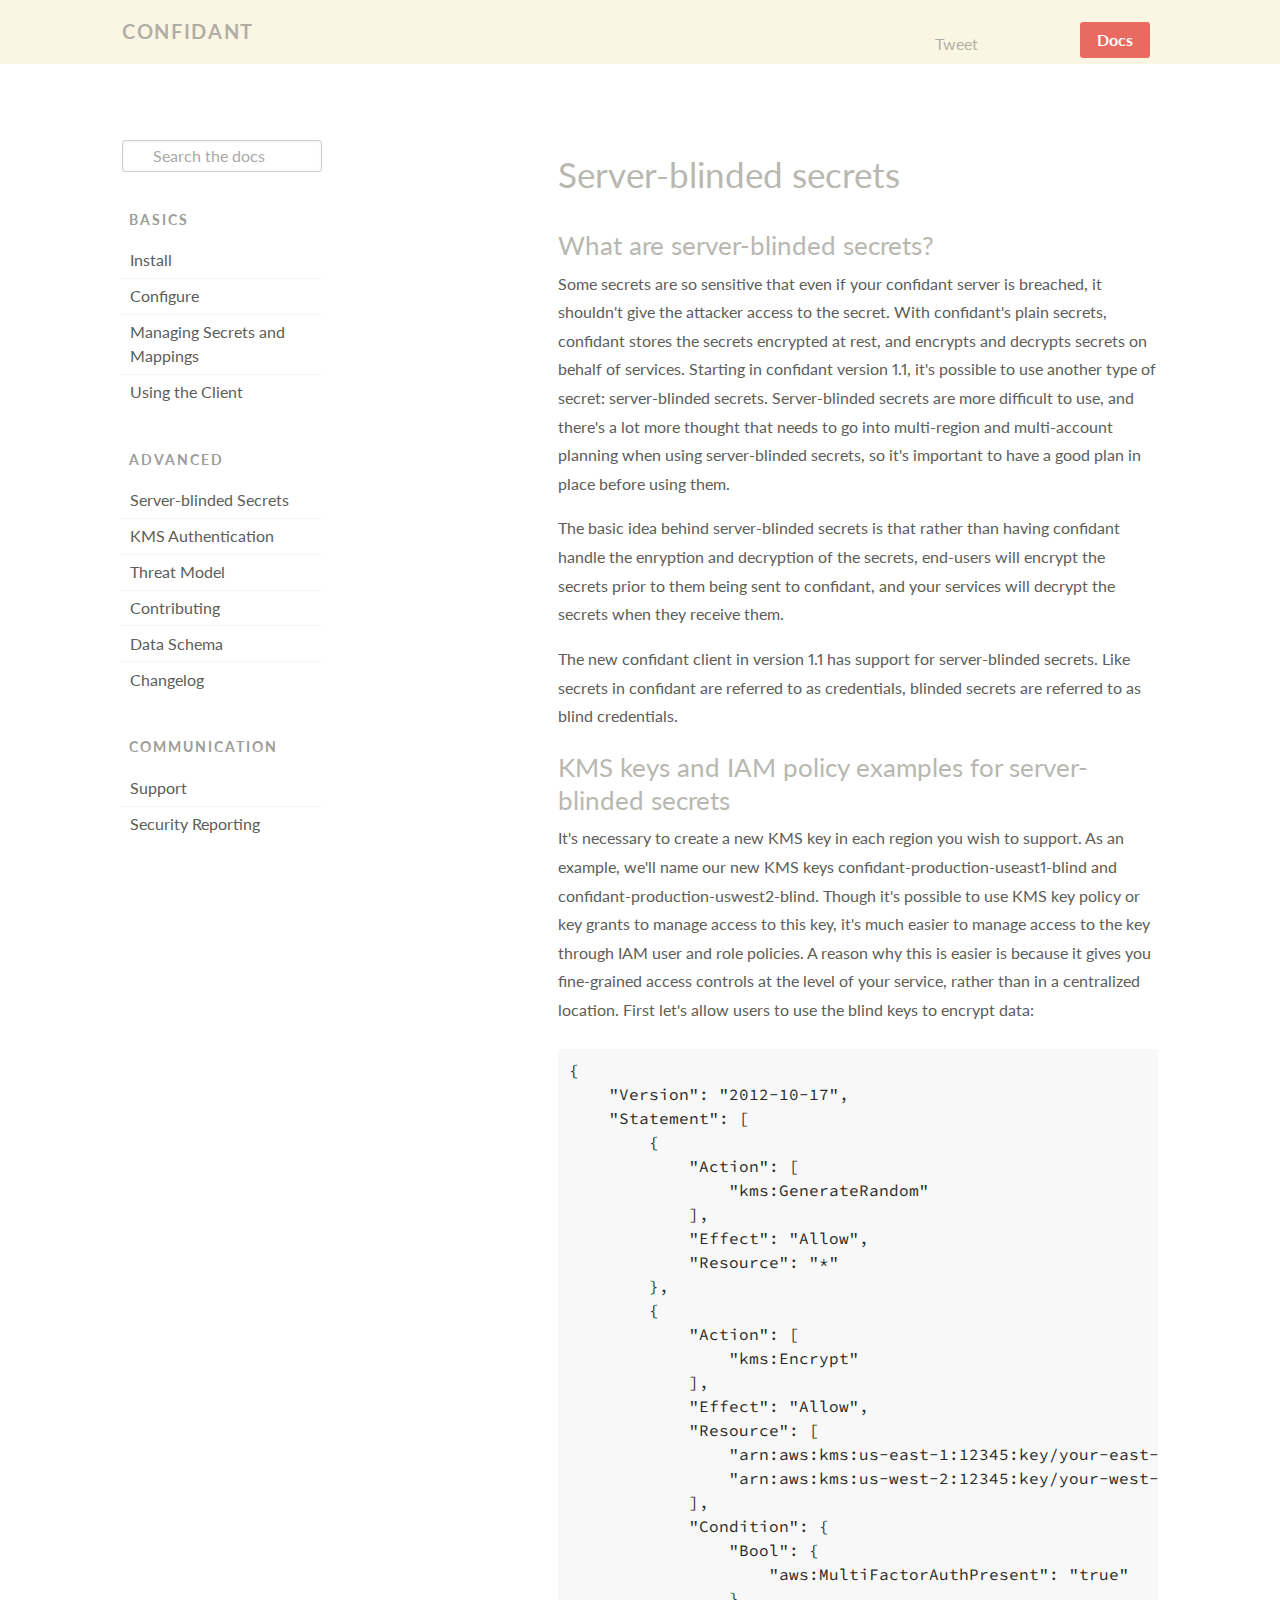
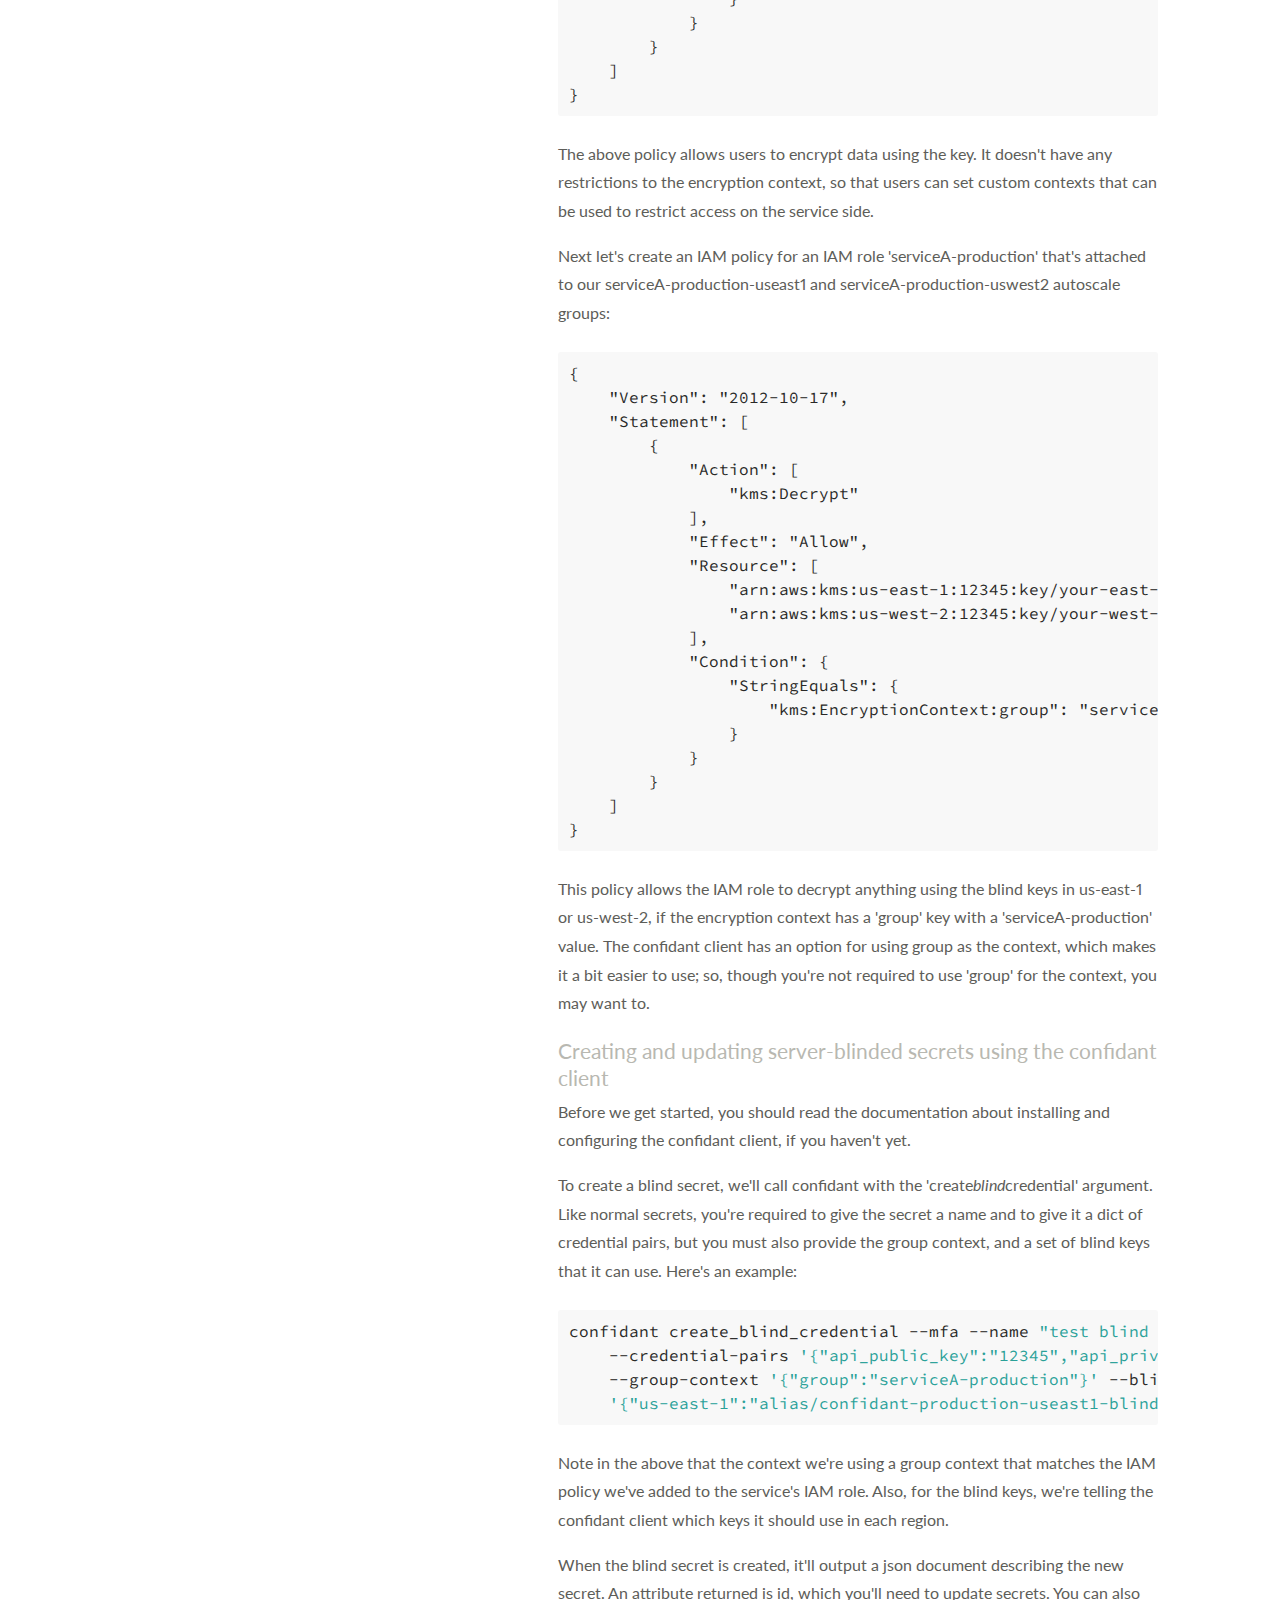
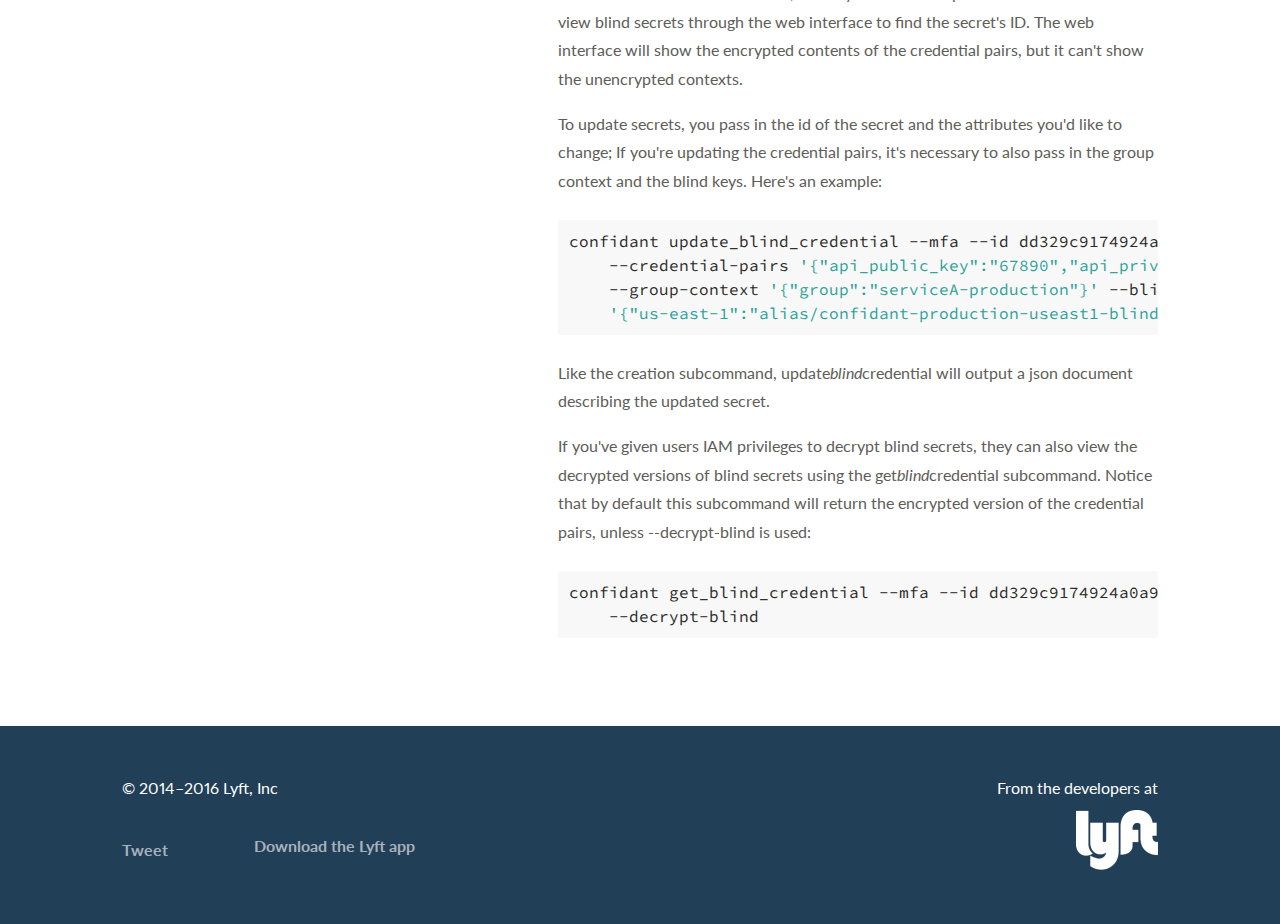
<file: advanced/blind_secrets/index.html>
<!DOCTYPE html>
<html>
  <head>
    <meta charset="utf-8">
    <meta content="IE=edge,chrome=1" http-equiv="X-UA-Compatible">
    <meta name="viewport" content="width=device-width,initial-scale=1">
    <title>Confidant: Server-blinded credentials</title>
    <link rel="stylesheet" href="//fonts.googleapis.com/css?family=Lato:400,700,400italic,700italic|Source+Code+Pro">
    <link href="../../stylesheets/site-544b0cdd.css" rel="stylesheet" type="text/css" />
  </head>
  <body>
      <header id="header">
    <nav class="global-nav" role="navigation">
  <section class="wrap-container">
    <header class="global-nav-item logo-text">
      <a class="global-nav-logo" href="../../">Confidant</a>
    </header>

    <ul class="global-nav-list">
      <li class="global-nav-item">
        <a href="//twitter.com/share" class="twitter-share-button" data-text="Confidant, your secret keeper" data-via="lyft" data-count="none">Tweet</a>
<script>!function(d,s,id){var js,fjs=d.getElementsByTagName(s)[0],p=/^http:/.test(d.location)?'http':'https';if(!d.getElementById(id)){js=d.createElement(s);js.id=id;js.src=p+'://platform.twitter.com/widgets.js';fjs.parentNode.insertBefore(js,fjs);}}(document, 'script', 'twitter-wjs');</script>

      </li>
      <li class="global-nav-item">
        <iframe src="//ghbtns.com/github-btn.html?user=lyft&repo=confidant&type=watch" height="30" width="70" frameborder="0" scrolling="0" style="width:70px; height: 30px;" class="github-btn" allowTransparency="true"></iframe>

      </li>
      <li class="global-nav-item">
        <a class="cta-link-nav-filled" href="../../basics/install/">Docs</a>
      </li>
    </ul>
  </section>
</nav>

  </header>

  <div class="body-content-container wrap-container" role="main">
    <nav id="toc" class="sidebar" data-waypoint="sidebar">
      <div id="search" role="search">
  <form>
    <input class="st-default-search-input" id="st-default-search-input" type="search" placeholder="Search the docs">
  </form>
  <div id="st-results-container"></div>
  <script type="text/javascript">
    (function(w,d,t,u,n,s,e){w['SwiftypeObject']=n;w[n]=w[n]||function(){
    (w[n].q=w[n].q||[]).push(arguments);};s=d.createElement(t);
    e=d.getElementsByTagName(t)[0];s.async=1;s.src=u;e.parentNode.insertBefore(s,e);
    })(window,document,'script','//s.swiftypecdn.com/install/v2/st.js','_st');

    _st('install','pzDJ5qvukhA8YuSHzVGN','2.0.0');
  </script>
</div>

<div class="toc-block-container">
  <div class="toc-block">
    <h3 class="docs-section-heading">Basics</h3>
    <ul>
      <li class="doc-item">
        <a href="../../basics/install/">Install</a> </li>
      <li class="doc-item">
        <a href="../../basics/configuration/">Configure</a>
        </li>
      <li class="doc-item">
        <a href="../../basics/using_confidant/">Managing Secrets and Mappings</a>
        </li>
      <li class="doc-item">
        <a href="../../basics/client/">Using the Client</a>
        </li>
    </ul>
  </div>

  <div class="toc-block">
    <h3 class="docs-section-heading">Advanced</h3>
    <ul>
      <li class="doc-item">
        <a href="./">Server-blinded Secrets</a>
        </li>
      <li class="doc-item">
        <a href="../kms_auth/">KMS Authentication</a>
        </li>
      <li class="doc-item">
        <a href="../threat_model/">Threat Model</a>
        </li>
      <li class="doc-item">
        <a href="../contributing/">Contributing</a>
        </li>
      <li class="doc-item">
        <a href="../data_schema/">Data Schema</a>
        </li>
      <li class="doc-item">
        <a href="../changelog/">Changelog</a>
        </li>
    </ul>
  </div>
  <div class="toc-block">
    <h3 class="docs-section-heading">Communication</h3>
    <ul>
      <li class="doc-item">
        <a href="../../communication/support/">Support</a>
	</li>
      <li class="doc-item">
        <a href="../../communication/security_reporting/">Security Reporting</a>
	</li>
    </ul>
  </div>
</div>

    </nav>

    <main class="main" role="main" data-waypoint="main">
      <h1 id="server-blinded-secrets">Server-blinded secrets</h1>

<h2 id="what-are-server-blinded-secrets">What are server-blinded secrets?</h2>

<p>Some secrets are so sensitive that even if your confidant server is breached,
it shouldn&#39;t give the attacker access to the secret. With confidant&#39;s plain
secrets, confidant stores the secrets encrypted at rest, and encrypts and
decrypts secrets on behalf of services. Starting in confidant version 1.1, it&#39;s
possible to use another type of secret: server-blinded secrets. Server-blinded
secrets are more difficult to use, and there&#39;s a lot more thought that needs to
go into multi-region and multi-account planning when using server-blinded
secrets, so it&#39;s important to have a good plan in place before using them.</p>

<p>The basic idea behind server-blinded secrets is that rather than having
confidant handle the enryption and decryption of the secrets, end-users will
encrypt the secrets prior to them being sent to confidant, and your services
will decrypt the secrets when they receive them.</p>

<p>The new confidant client in version 1.1 has support for server-blinded secrets.
Like secrets in confidant are referred to as credentials, blinded secrets are
referred to as blind credentials.</p>

<h2 id="kms-keys-and-iam-policy-examples-for-server-blinded-secrets">KMS keys and IAM policy examples for server-blinded secrets</h2>

<p>It&#39;s necessary to create a new KMS key in each region you wish to support. As
an example, we&#39;ll name our new KMS keys confidant-production-useast1-blind and
confidant-production-uswest2-blind. Though it&#39;s possible to use KMS key policy
or key grants to manage access to this key, it&#39;s much easier to manage access
to the key through IAM user and role policies. A reason why this is easier is
because it gives you fine-grained access controls at the level of your service,
rather than in a centralized location. First let&#39;s allow users to use the blind
keys to encrypt data:</p>

<pre><code class="json">{
    &quot;Version&quot;: &quot;2012-10-17&quot;,
    &quot;Statement&quot;: [
        {
            &quot;Action&quot;: [
                &quot;kms:GenerateRandom&quot;
            ],
            &quot;Effect&quot;: &quot;Allow&quot;,
            &quot;Resource&quot;: &quot;*&quot;
        },
        {
            &quot;Action&quot;: [
                &quot;kms:Encrypt&quot;
            ],
            &quot;Effect&quot;: &quot;Allow&quot;,
            &quot;Resource&quot;: [
                &quot;arn:aws:kms:us-east-1:12345:key/your-east-blind-key-id&quot;,
                &quot;arn:aws:kms:us-west-2:12345:key/your-west-blind-key-id&#39;
            ],
            &quot;Condition&quot;: {
                &quot;Bool&quot;: {
                    &quot;aws:MultiFactorAuthPresent&quot;: &quot;true&quot;
                }
            }
        }
    ]
}
</code></pre>

<p>The above policy allows users to encrypt data using the key. It doesn&#39;t have
any restrictions to the encryption context, so that users can set custom
contexts that can be used to restrict access on the service side.</p>

<p>Next let&#39;s create an IAM policy for an IAM role &#39;serviceA-production&#39; that&#39;s
attached to our serviceA-production-useast1 and serviceA-production-uswest2
autoscale groups:</p>

<pre><code class="json">{
    &quot;Version&quot;: &quot;2012-10-17&quot;,
    &quot;Statement&quot;: [
        {
            &quot;Action&quot;: [
                &quot;kms:Decrypt&quot;
            ],
            &quot;Effect&quot;: &quot;Allow&quot;,
            &quot;Resource&quot;: [
                &quot;arn:aws:kms:us-east-1:12345:key/your-east-blind-key-id&quot;,
                &quot;arn:aws:kms:us-west-2:12345:key/your-west-blind-key-id&#39;
            ],
            &quot;Condition&quot;: {
                &quot;StringEquals&quot;: {
                    &quot;kms:EncryptionContext:group&quot;: &quot;serviceA-production&quot;
                }
            }
        }
    ]
}
</code></pre>

<p>This policy allows the IAM role to decrypt anything using the blind keys in
us-east-1 or us-west-2, if the encryption context has a &#39;group&#39; key with a
&#39;serviceA-production&#39; value. The confidant client has an option for using group
as the context, which makes it a bit easier to use; so, though you&#39;re not
required to use &#39;group&#39; for the context, you may want to.</p>

<h3 id="creating-and-updating-server-blinded-secrets-using-the-confidant-client">Creating and updating server-blinded secrets using the confidant client</h3>

<p>Before we get started, you should read the documentation about installing and
configuring the confidant client, if you haven&#39;t yet.</p>

<p>To create a blind secret, we&#39;ll call confidant with the &#39;create<em>blind</em>credential&#39;
argument. Like normal secrets, you&#39;re required to give the secret a name and to
give it a dict of credential pairs, but you must also provide the group
context, and a set of blind keys that it can use. Here&#39;s an example:</p>

<pre><code class="bash">confidant create_blind_credential --mfa --name &quot;test blind secret&quot; \
    --credential-pairs &#39;{&quot;api_public_key&quot;:&quot;12345&quot;,&quot;api_private_key&quot;:&quot;abcde&quot;}&#39; \
    --group-context &#39;{&quot;group&quot;:&quot;serviceA-production&quot;}&#39; --blind-keys \
    &#39;{&quot;us-east-1&quot;:&quot;alias/confidant-production-useast1-blind&quot;,&quot;us-west-2&quot;:&quot;alias/confidant-production-uswest2-blind&quot;}&#39;
</code></pre>

<p>Note in the above that the context we&#39;re using a group context that matches the
IAM policy we&#39;ve added to the service&#39;s IAM role. Also, for the blind keys,
we&#39;re telling the confidant client which keys it should use in each region.</p>

<p>When the blind secret is created, it&#39;ll output a json document describing the
new secret. An attribute returned is id, which you&#39;ll need to update secrets.
You can also view blind secrets through the web interface to find the secret&#39;s
ID. The web interface will show the encrypted contents of the credential pairs,
but it can&#39;t show the unencrypted contexts.</p>

<p>To update secrets, you pass in the id of the secret and the attributes you&#39;d like
to change; If you&#39;re updating the credential pairs, it&#39;s necessary to also pass
in the group context and the blind keys. Here&#39;s an example:</p>

<pre><code class="bash">confidant update_blind_credential --mfa --id dd329c9174924a0a9bf8bf3e7fbdaef9 \
    --credential-pairs &#39;{&quot;api_public_key&quot;:&quot;67890&quot;,&quot;api_private_key&quot;:&quot;fghij&quot;}&#39; \
    --group-context &#39;{&quot;group&quot;:&quot;serviceA-production&quot;}&#39; --blind-keys \
    &#39;{&quot;us-east-1&quot;:&quot;alias/confidant-production-useast1-blind&quot;,&quot;us-west-2&quot;:&quot;alias/confidant-production-uswest2-blind&quot;}&#39;
</code></pre>

<p>Like the creation subcommand, update<em>blind</em>credential will output a json
document describing the updated secret.</p>

<p>If you&#39;ve given users IAM privileges to decrypt blind secrets, they can also
view the decrypted versions of blind secrets using the get<em>blind</em>credential
subcommand. Notice that by default this subcommand will return the encrypted
version of the credential pairs, unless --decrypt-blind is used:</p>

<pre><code class="bash">confidant get_blind_credential --mfa --id dd329c9174924a0a9bf8bf3e7fbdaef9 \
    --decrypt-blind
</code></pre>

    </main>
  </div>

    <footer class="footer" data-waypoint="footer" role="contentinfo">
  <div class="wrap-container">
    <div class="footer-column">
      <article class="footer-site-information">
        <p>
          &copy; 2014&ndash;2016 Lyft, Inc
        </p>
      </article>
      <article class="footer-contact">
        <ul class="footer-contact-list">
          <li class="footer-contact-list-item twitter-link">
            <a href="//twitter.com/share" class="twitter-share-button" data-text="Confidant, your secret keeper" data-via="lyft" data-count="none">Tweet</a>
<script>!function(d,s,id){var js,fjs=d.getElementsByTagName(s)[0],p=/^http:/.test(d.location)?'http':'https';if(!d.getElementById(id)){js=d.createElement(s);js.id=id;js.src=p+'://platform.twitter.com/widgets.js';fjs.parentNode.insertBefore(js,fjs);}}(document, 'script', 'twitter-wjs');</script>

          </li>
          <li class="footer-contact-list-item github-link">
            <iframe src="//ghbtns.com/github-btn.html?user=lyft&repo=confidant&type=watch" height="30" width="70" frameborder="0" scrolling="0" style="width:70px; height: 30px;" class="github-btn" allowTransparency="true"></iframe>

          </li>
          <li class="footer-contact-list-item">
            <a href="//www.lyft.com/app">Download the Lyft app</a>
          </li>
        </ul>
      </article>
    </div>
    <div class="footer-column footer-right">
      <p class="footer-credit">
        From the developers at
      </p>
      <a href="//lyft.com" target="_blank">
        <span class="footer-logo"></span>
      </a>
    </div>
  </div>
</footer>

    <script src="../../javascripts/site-c8d66733.js" type="text/javascript"></script>
    <script>
  var _gaq = _gaq || [];
  _gaq.push(['_setAccount', 'UA-1446928-11']);
  _gaq.push(['_trackPageview']);

  (function() {
    var ga = document.createElement('script');
    ga.src = ('https:' == document.location.protocol ? 'https://ssl' : 'http://www') + '.google-analytics.com/ga.js';
    ga.setAttribute('async', 'true');
    document.documentElement.firstChild.appendChild(ga);
  })();
</script>

  </body>
</html>
</file>
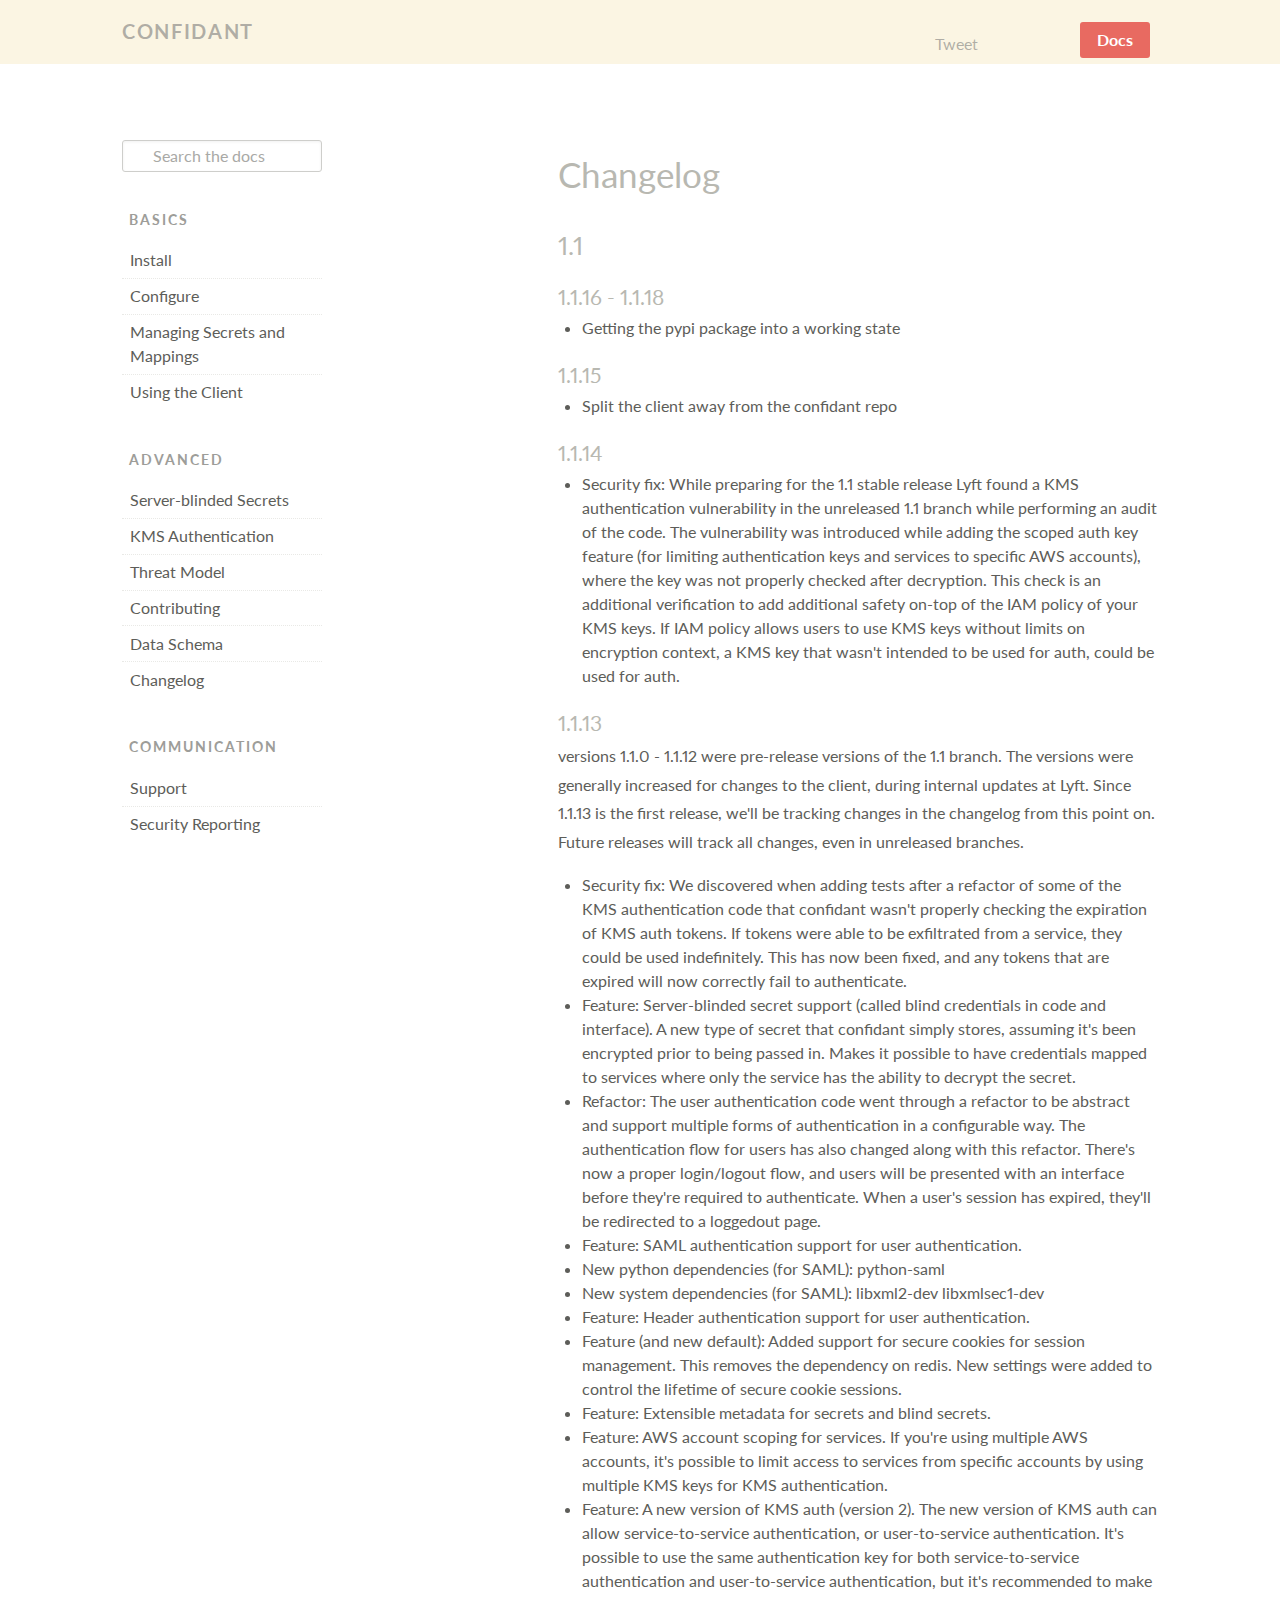
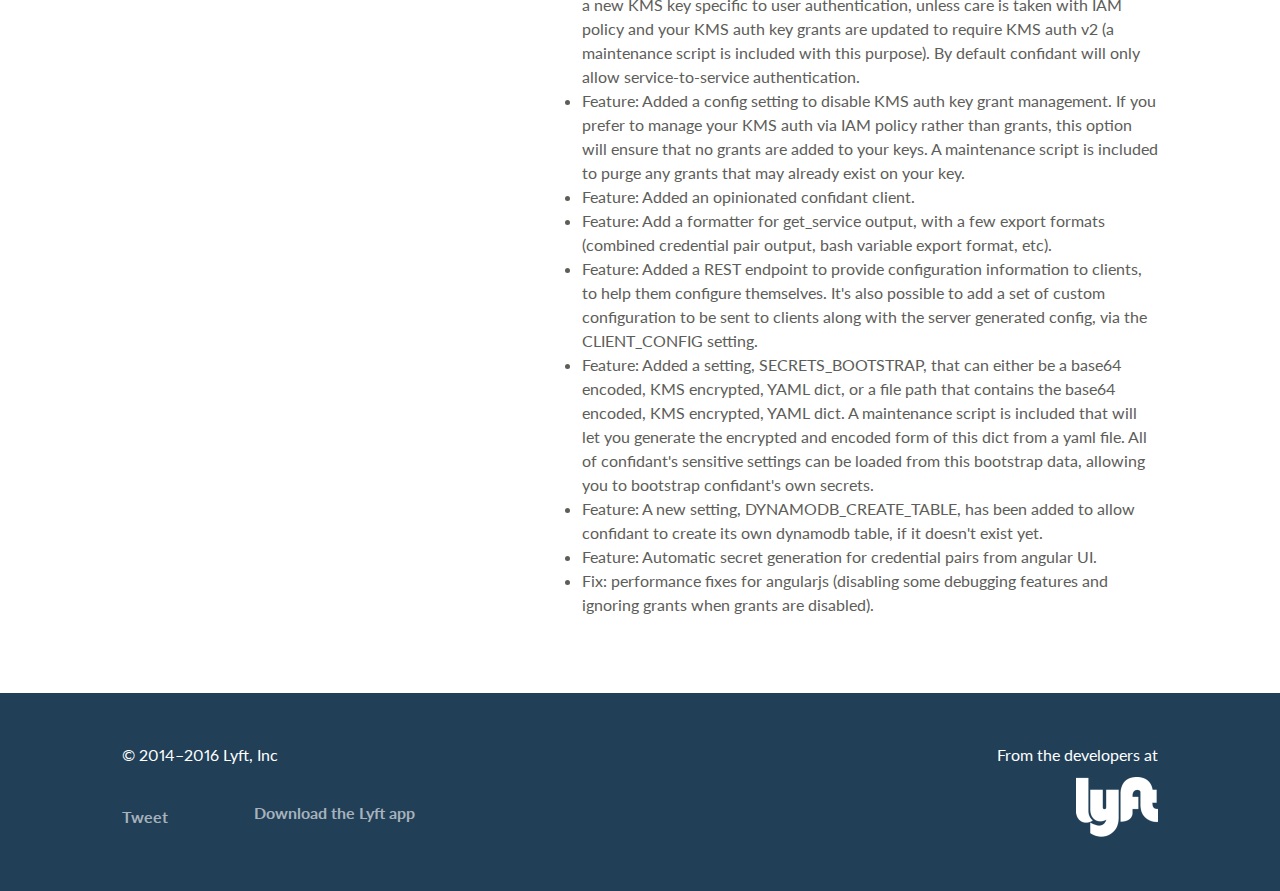
<file: advanced/changelog/index.html>
<!DOCTYPE html>
<html>
  <head>
    <meta charset="utf-8">
    <meta content="IE=edge,chrome=1" http-equiv="X-UA-Compatible">
    <meta name="viewport" content="width=device-width,initial-scale=1">
    <title>Confidant: Your secret keeper</title>
    <link rel="stylesheet" href="//fonts.googleapis.com/css?family=Lato:400,700,400italic,700italic|Source+Code+Pro">
    <link href="../../stylesheets/site-544b0cdd.css" rel="stylesheet" type="text/css" />
  </head>
  <body>
      <header id="header">
    <nav class="global-nav" role="navigation">
  <section class="wrap-container">
    <header class="global-nav-item logo-text">
      <a class="global-nav-logo" href="../../">Confidant</a>
    </header>

    <ul class="global-nav-list">
      <li class="global-nav-item">
        <a href="//twitter.com/share" class="twitter-share-button" data-text="Confidant, your secret keeper" data-via="lyft" data-count="none">Tweet</a>
<script>!function(d,s,id){var js,fjs=d.getElementsByTagName(s)[0],p=/^http:/.test(d.location)?'http':'https';if(!d.getElementById(id)){js=d.createElement(s);js.id=id;js.src=p+'://platform.twitter.com/widgets.js';fjs.parentNode.insertBefore(js,fjs);}}(document, 'script', 'twitter-wjs');</script>

      </li>
      <li class="global-nav-item">
        <iframe src="//ghbtns.com/github-btn.html?user=lyft&repo=confidant&type=watch" height="30" width="70" frameborder="0" scrolling="0" style="width:70px; height: 30px;" class="github-btn" allowTransparency="true"></iframe>

      </li>
      <li class="global-nav-item">
        <a class="cta-link-nav-filled" href="../../basics/install/">Docs</a>
      </li>
    </ul>
  </section>
</nav>

  </header>

  <div class="body-content-container wrap-container" role="main">
    <nav id="toc" class="sidebar" data-waypoint="sidebar">
      <div id="search" role="search">
  <form>
    <input class="st-default-search-input" id="st-default-search-input" type="search" placeholder="Search the docs">
  </form>
  <div id="st-results-container"></div>
  <script type="text/javascript">
    (function(w,d,t,u,n,s,e){w['SwiftypeObject']=n;w[n]=w[n]||function(){
    (w[n].q=w[n].q||[]).push(arguments);};s=d.createElement(t);
    e=d.getElementsByTagName(t)[0];s.async=1;s.src=u;e.parentNode.insertBefore(s,e);
    })(window,document,'script','//s.swiftypecdn.com/install/v2/st.js','_st');

    _st('install','pzDJ5qvukhA8YuSHzVGN','2.0.0');
  </script>
</div>

<div class="toc-block-container">
  <div class="toc-block">
    <h3 class="docs-section-heading">Basics</h3>
    <ul>
      <li class="doc-item">
        <a href="../../basics/install/">Install</a> </li>
      <li class="doc-item">
        <a href="../../basics/configuration/">Configure</a>
        </li>
      <li class="doc-item">
        <a href="../../basics/using_confidant/">Managing Secrets and Mappings</a>
        </li>
      <li class="doc-item">
        <a href="../../basics/client/">Using the Client</a>
        </li>
    </ul>
  </div>

  <div class="toc-block">
    <h3 class="docs-section-heading">Advanced</h3>
    <ul>
      <li class="doc-item">
        <a href="../blind_secrets/">Server-blinded Secrets</a>
        </li>
      <li class="doc-item">
        <a href="../kms_auth/">KMS Authentication</a>
        </li>
      <li class="doc-item">
        <a href="../threat_model/">Threat Model</a>
        </li>
      <li class="doc-item">
        <a href="../contributing/">Contributing</a>
        </li>
      <li class="doc-item">
        <a href="../data_schema/">Data Schema</a>
        </li>
      <li class="doc-item">
        <a href="./">Changelog</a>
        </li>
    </ul>
  </div>
  <div class="toc-block">
    <h3 class="docs-section-heading">Communication</h3>
    <ul>
      <li class="doc-item">
        <a href="../../communication/support/">Support</a>
	</li>
      <li class="doc-item">
        <a href="../../communication/security_reporting/">Security Reporting</a>
	</li>
    </ul>
  </div>
</div>

    </nav>

    <main class="main" role="main" data-waypoint="main">
      <h1 id="changelog">Changelog</h1>

<h2 id="1-1">1.1</h2>

<h3 id="1-1-16-1-1-18">1.1.16 - 1.1.18</h3>

<ul>
<li>Getting the pypi package into a working state</li>
</ul>

<h3 id="1-1-15">1.1.15</h3>

<ul>
<li>Split the client away from the confidant repo</li>
</ul>

<h3 id="1-1-14">1.1.14</h3>

<ul>
<li>Security fix: While preparing for the 1.1 stable release Lyft found a KMS
authentication vulnerability in the unreleased 1.1 branch while performing an
audit of the code. The vulnerability was introduced while adding the scoped auth
key feature (for limiting authentication keys and services to specific AWS
accounts), where the key was not properly checked after decryption. This check is
an additional verification to add additional safety on-top of the IAM policy of
your KMS keys. If IAM policy allows users to use KMS keys without limits on
encryption context, a KMS key that wasn&#39;t intended to be used for auth, could be
used for auth.</li>
</ul>

<h3 id="1-1-13">1.1.13</h3>

<p>versions 1.1.0 - 1.1.12 were pre-release versions of the 1.1 branch. The
versions were generally increased for changes to the client, during internal
updates at Lyft. Since 1.1.13 is the first release, we&#39;ll be tracking changes
in the changelog from this point on. Future releases will track all changes,
even in unreleased branches.</p>

<ul>
<li>Security fix: We discovered when adding tests after a refactor of some of the
KMS authentication code that confidant wasn&#39;t properly checking the
expiration of KMS auth tokens. If tokens were able to be exfiltrated from a
service, they could be used indefinitely. This has now been fixed, and any
tokens that are expired will now correctly fail to authenticate.</li>
<li>Feature: Server-blinded secret support (called blind credentials in code and
interface). A new type of secret that confidant simply stores, assuming it&#39;s
been encrypted prior to being passed in. Makes it possible to have
credentials mapped to services where only the service has the ability to
decrypt the secret.</li>
<li>Refactor: The user authentication code went through a refactor to be abstract
and support multiple forms of authentication in a configurable way. The
authentication flow for users has also changed along with this refactor.
There&#39;s now a proper login/logout flow, and users will be presented with an
interface before they&#39;re required to authenticate. When a user&#39;s session has
expired, they&#39;ll be redirected to a loggedout page.</li>
<li>Feature: SAML authentication support for user authentication.</li>
<li>New python dependencies (for SAML): python-saml</li>
<li>New system dependencies (for SAML): libxml2-dev libxmlsec1-dev</li>
<li>Feature: Header authentication support for user authentication.</li>
<li>Feature (and new default): Added support for secure cookies for session
management. This removes the dependency on redis. New settings were added to
control the lifetime of secure cookie sessions.</li>
<li>Feature: Extensible metadata for secrets and blind secrets. </li>
<li>Feature: AWS account scoping for services. If you&#39;re using multiple AWS
accounts, it&#39;s possible to limit access to services from specific accounts by
using multiple KMS keys for KMS authentication.</li>
<li>Feature: A new version of KMS auth (version 2). The new version of KMS auth
can allow service-to-service authentication, or user-to-service
authentication. It&#39;s possible to use the same authentication key for both
service-to-service authentication and user-to-service authentication, but it&#39;s
recommended to make a new KMS key specific to user authentication, unless
care is taken with IAM policy and your KMS auth key grants are updated to
require KMS auth v2 (a maintenance script is included with this purpose). By
default confidant will only allow service-to-service authentication.</li>
<li>Feature: Added a config setting to disable KMS auth key grant management. If
you prefer to manage your KMS auth via IAM policy rather than grants, this
option will ensure that no grants are added to your keys. A maintenance
script is included to purge any grants that may already exist on your key.</li>
<li>Feature: Added an opinionated confidant client.</li>
<li>Feature: Add a formatter for get_service output, with a few export formats
(combined credential pair output, bash variable export format, etc).</li>
<li>Feature: Added a REST endpoint to provide configuration information to
clients, to help them configure themselves. It&#39;s also possible to add a set
of custom configuration to be sent to clients along with the server generated
config, via the CLIENT_CONFIG setting.</li>
<li>Feature: Added a setting, SECRETS_BOOTSTRAP, that can either be a base64
encoded, KMS encrypted, YAML dict, or a file path that contains the base64
encoded, KMS encrypted, YAML dict. A maintenance script is included that will
let you generate the encrypted and encoded form of this dict from a yaml
file. All of confidant&#39;s sensitive settings can be loaded from this bootstrap
data, allowing you to bootstrap confidant&#39;s own secrets.</li>
<li>Feature: A new setting, DYNAMODB_CREATE_TABLE, has been added to allow
confidant to create its own dynamodb table, if it doesn&#39;t exist yet.</li>
<li>Feature: Automatic secret generation for credential pairs from angular UI.</li>
<li>Fix: performance fixes for angularjs (disabling some debugging features and
ignoring grants when grants are disabled).</li>
</ul>

    </main>
  </div>

    <footer class="footer" data-waypoint="footer" role="contentinfo">
  <div class="wrap-container">
    <div class="footer-column">
      <article class="footer-site-information">
        <p>
          &copy; 2014&ndash;2016 Lyft, Inc
        </p>
      </article>
      <article class="footer-contact">
        <ul class="footer-contact-list">
          <li class="footer-contact-list-item twitter-link">
            <a href="//twitter.com/share" class="twitter-share-button" data-text="Confidant, your secret keeper" data-via="lyft" data-count="none">Tweet</a>
<script>!function(d,s,id){var js,fjs=d.getElementsByTagName(s)[0],p=/^http:/.test(d.location)?'http':'https';if(!d.getElementById(id)){js=d.createElement(s);js.id=id;js.src=p+'://platform.twitter.com/widgets.js';fjs.parentNode.insertBefore(js,fjs);}}(document, 'script', 'twitter-wjs');</script>

          </li>
          <li class="footer-contact-list-item github-link">
            <iframe src="//ghbtns.com/github-btn.html?user=lyft&repo=confidant&type=watch" height="30" width="70" frameborder="0" scrolling="0" style="width:70px; height: 30px;" class="github-btn" allowTransparency="true"></iframe>

          </li>
          <li class="footer-contact-list-item">
            <a href="//www.lyft.com/app">Download the Lyft app</a>
          </li>
        </ul>
      </article>
    </div>
    <div class="footer-column footer-right">
      <p class="footer-credit">
        From the developers at
      </p>
      <a href="//lyft.com" target="_blank">
        <span class="footer-logo"></span>
      </a>
    </div>
  </div>
</footer>

    <script src="../../javascripts/site-c8d66733.js" type="text/javascript"></script>
    <script>
  var _gaq = _gaq || [];
  _gaq.push(['_setAccount', 'UA-1446928-11']);
  _gaq.push(['_trackPageview']);

  (function() {
    var ga = document.createElement('script');
    ga.src = ('https:' == document.location.protocol ? 'https://ssl' : 'http://www') + '.google-analytics.com/ga.js';
    ga.setAttribute('async', 'true');
    document.documentElement.firstChild.appendChild(ga);
  })();
</script>

  </body>
</html>
</file>
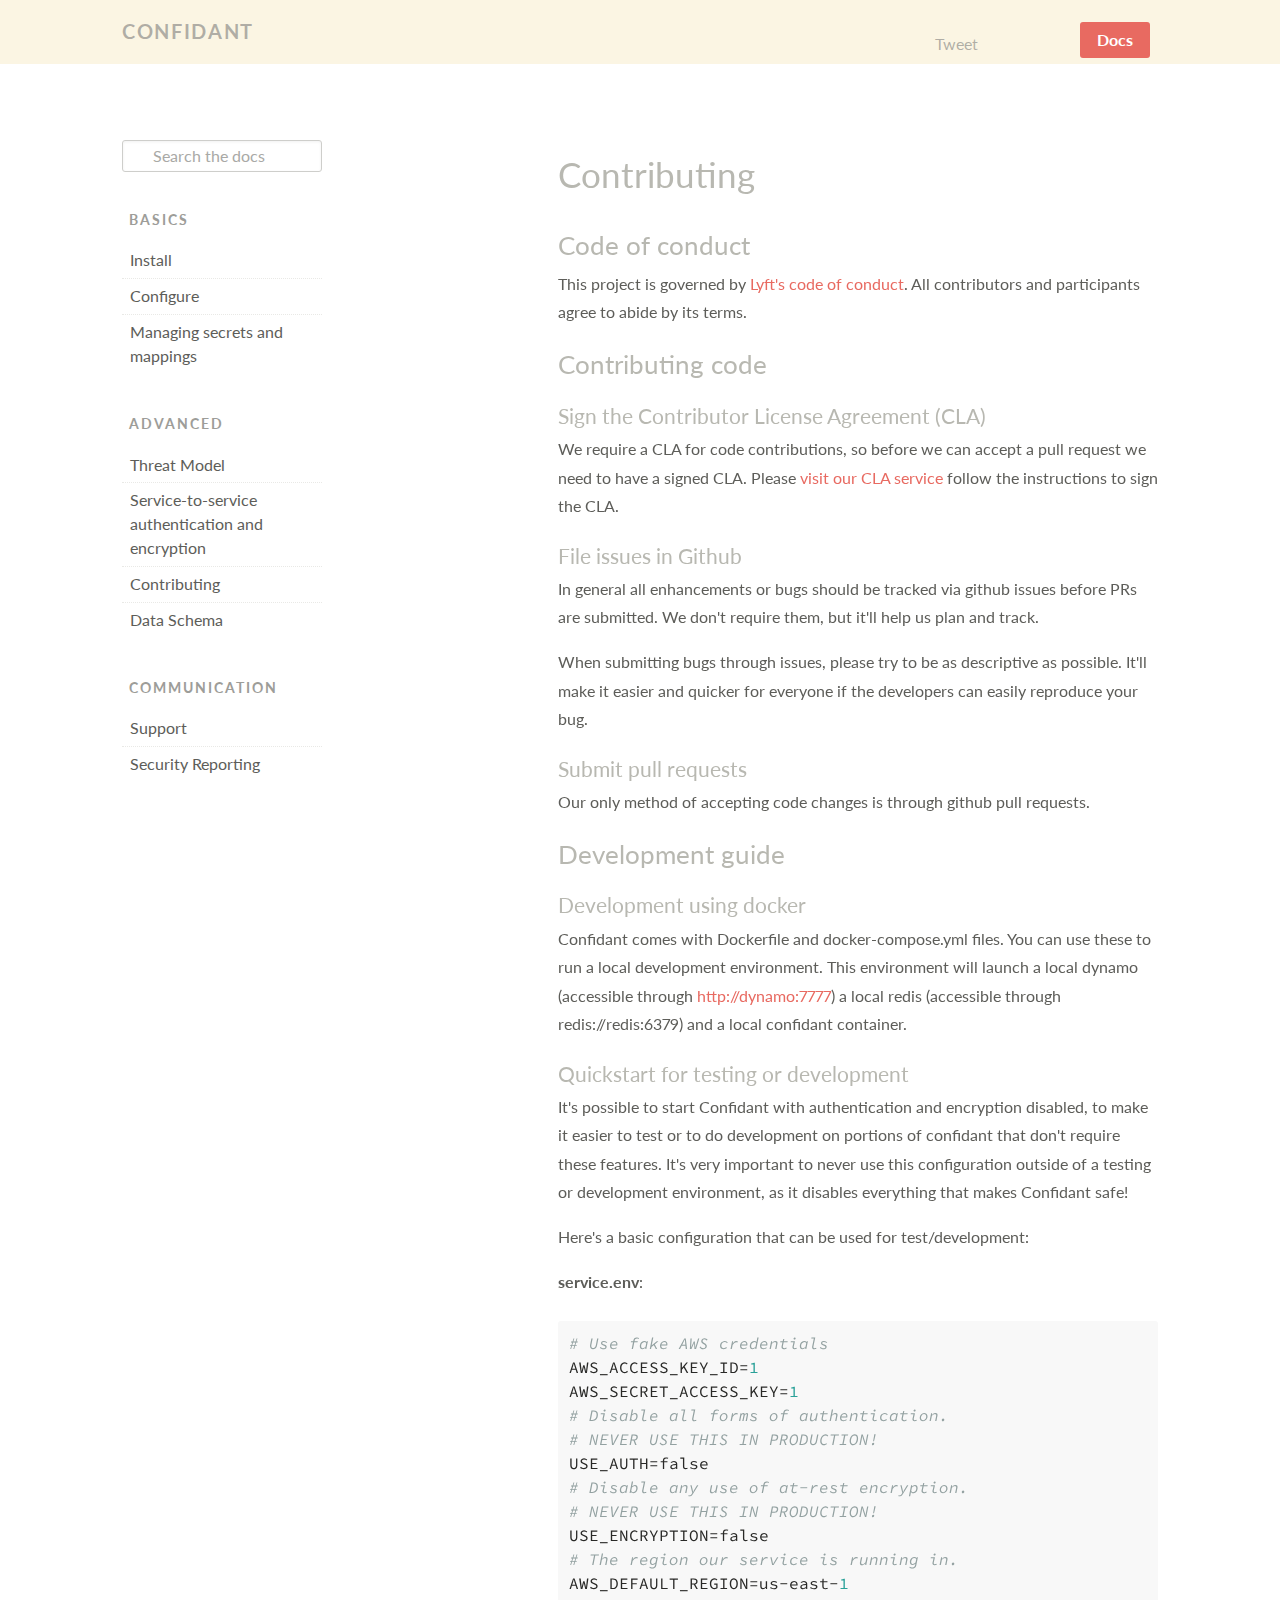
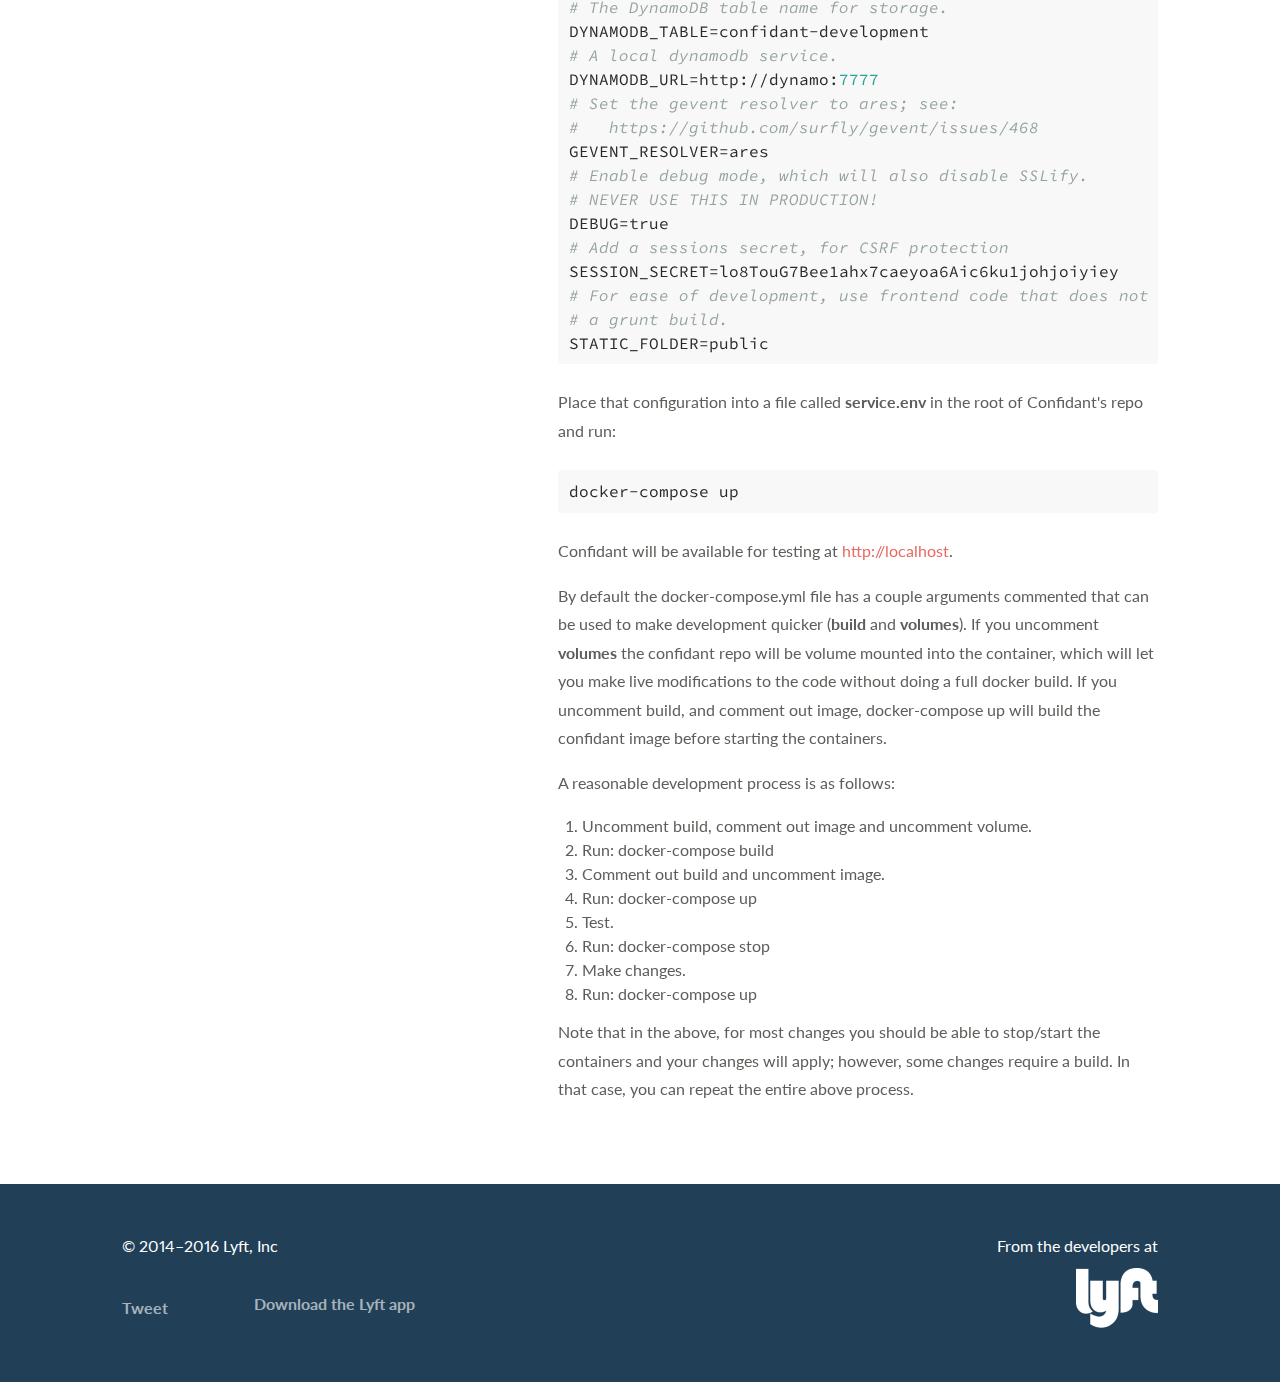
<file: advanced/contributing/index.html>
<!DOCTYPE html>
<html>
  <head>
    <meta charset="utf-8">
    <meta content="IE=edge,chrome=1" http-equiv="X-UA-Compatible">
    <meta name="viewport" content="width=device-width,initial-scale=1">
    <title>Confidant: Contributing</title>
    <link rel="stylesheet" href="//fonts.googleapis.com/css?family=Lato:400,700,400italic,700italic|Source+Code+Pro">
    <link href="../../stylesheets/site-544b0cdd.css" rel="stylesheet" type="text/css" />
  </head>
  <body>
      <header id="header">
    <nav class="global-nav" role="navigation">
  <section class="wrap-container">
    <header class="global-nav-item logo-text">
      <a class="global-nav-logo" href="../../">Confidant</a>
    </header>

    <ul class="global-nav-list">
      <li class="global-nav-item">
        <a href="//twitter.com/share" class="twitter-share-button" data-text="Confidant, your secret keeper" data-via="lyft" data-count="none">Tweet</a>
<script>!function(d,s,id){var js,fjs=d.getElementsByTagName(s)[0],p=/^http:/.test(d.location)?'http':'https';if(!d.getElementById(id)){js=d.createElement(s);js.id=id;js.src=p+'://platform.twitter.com/widgets.js';fjs.parentNode.insertBefore(js,fjs);}}(document, 'script', 'twitter-wjs');</script>

      </li>
      <li class="global-nav-item">
        <iframe src="//ghbtns.com/github-btn.html?user=lyft&repo=confidant&type=watch" height="30" width="70" frameborder="0" scrolling="0" style="width:70px; height: 30px;" class="github-btn" allowTransparency="true"></iframe>

      </li>
      <li class="global-nav-item">
        <a class="cta-link-nav-filled" href="../../basics/install/">Docs</a>
      </li>
    </ul>
  </section>
</nav>

  </header>

  <div class="body-content-container wrap-container" role="main">
    <nav id="toc" class="sidebar" data-waypoint="sidebar">
      <div id="search" role="search">
  <form>
    <input class="st-default-search-input" id="st-default-search-input" type="search" placeholder="Search the docs">
  </form>
  <div id="st-results-container"></div>
  <script type="text/javascript">
    (function(w,d,t,u,n,s,e){w['SwiftypeObject']=n;w[n]=w[n]||function(){
    (w[n].q=w[n].q||[]).push(arguments);};s=d.createElement(t);
    e=d.getElementsByTagName(t)[0];s.async=1;s.src=u;e.parentNode.insertBefore(s,e);
    })(window,document,'script','//s.swiftypecdn.com/install/v2/st.js','_st');

    _st('install','pzDJ5qvukhA8YuSHzVGN','2.0.0');
  </script>
</div>

<div class="toc-block-container">
  <div class="toc-block">
    <h3 class="docs-section-heading">Basics</h3>
    <ul>
      <li class="doc-item">
        <a href="../../basics/install/">Install</a> </li>
      <li class="doc-item">
        <a href="../../basics/configuration/">Configure</a>
        </li>
      <li class="doc-item">
        <a href="../../basics/using_confidant/">Managing secrets and mappings</a>
        </li>
    </ul>
  </div>

  <div class="toc-block">
    <h3 class="docs-section-heading">Advanced</h3>
    <ul>
      <li class="doc-item">
        <a href="../threat_model/">Threat Model</a>
        </li>
      <li class="doc-item">
        <a href="../service_to_service_auth/">Service-to-service authentication and encryption</a>
        </li>
      <li class="doc-item">
        <a href="./">Contributing</a>
        </li>
      <li class="doc-item">
        <a href="../data_schema/">Data Schema</a>
        </li>
    </ul>
  </div>
  <div class="toc-block">
    <h3 class="docs-section-heading">Communication</h3>
    <ul>
      <li class="doc-item">
        <a href="../../communication/support/">Support</a>
	</li>
      <li class="doc-item">
        <a href="../../communication/security_reporting/">Security Reporting</a>
	</li>
    </ul>
  </div>
</div>

    </nav>

    <main class="main" role="main" data-waypoint="main">
      <h1 id="contributing">Contributing</h1>

<h2 id="code-of-conduct">Code of conduct</h2>

<p>This project is governed by <a href="https://github.com/lyft/code-of-conduct">Lyft&#39;s code of conduct</a>.
All contributors and participants agree to abide by its terms.</p>

<h2 id="contributing-code">Contributing code</h2>

<h3 id="sign-the-contributor-license-agreement-cla">Sign the Contributor License Agreement (CLA)</h3>

<p>We require a CLA for code contributions, so before we can accept a pull request
we need to have a signed CLA. Please <a href="https://oss.lyft.com/cla">visit our CLA service</a>
follow the instructions to sign the CLA.</p>

<h3 id="file-issues-in-github">File issues in Github</h3>

<p>In general all enhancements or bugs should be tracked via github issues before
PRs are submitted. We don&#39;t require them, but it&#39;ll help us plan and track.</p>

<p>When submitting bugs through issues, please try to be as descriptive as
possible. It&#39;ll make it easier and quicker for everyone if the developers can
easily reproduce your bug.</p>

<h3 id="submit-pull-requests">Submit pull requests</h3>

<p>Our only method of accepting code changes is through github pull requests.</p>

<h2 id="development-guide">Development guide</h2>

<h3 id="development-using-docker">Development using docker</h3>

<p>Confidant comes with Dockerfile and docker-compose.yml files. You can use these
to run a local development environment. This environment will launch a local
dynamo (accessible through <a href="http://dynamo:7777">http://dynamo:7777</a>) a local redis (accessible
through redis://redis:6379) and a local confidant container.</p>

<h3 id="quickstart-for-testing-or-development">Quickstart for testing or development</h3>

<p>It&#39;s possible to start Confidant with authentication and encryption disabled,
to make it easier to test or to do development on portions of confidant that
don&#39;t require these features. It&#39;s very important to never use this
configuration outside of a testing or development environment, as it disables
everything that makes Confidant safe!</p>

<p>Here&#39;s a basic configuration that can be used for test/development:</p>

<p><strong>service.env</strong>:</p>

<pre><code class="bash"># Use fake AWS credentials
AWS_ACCESS_KEY_ID=1
AWS_SECRET_ACCESS_KEY=1
# Disable all forms of authentication.
# NEVER USE THIS IN PRODUCTION!
USE_AUTH=false
# Disable any use of at-rest encryption.
# NEVER USE THIS IN PRODUCTION!
USE_ENCRYPTION=false
# The region our service is running in.
AWS_DEFAULT_REGION=us-east-1
# The DynamoDB table name for storage.
DYNAMODB_TABLE=confidant-development
# A local dynamodb service.
DYNAMODB_URL=http://dynamo:7777
# Set the gevent resolver to ares; see:
#   https://github.com/surfly/gevent/issues/468
GEVENT_RESOLVER=ares
# Enable debug mode, which will also disable SSLify.
# NEVER USE THIS IN PRODUCTION!
DEBUG=true
# Add a sessions secret, for CSRF protection
SESSION_SECRET=lo8TouG7Bee1ahx7caeyoa6Aic6ku1johjoiyiey
# For ease of development, use frontend code that does not always require
# a grunt build.
STATIC_FOLDER=public
</code></pre>

<p>Place that configuration into a file called <strong>service.env</strong> in the root of
Confidant&#39;s repo and run:</p>

<pre><code class="bash">docker-compose up
</code></pre>

<p>Confidant will be available for testing at <a href="http://localhost">http://localhost</a>.</p>

<p>By default the docker-compose.yml file has a couple arguments commented that
can be used to make development quicker (<strong>build</strong> and <strong>volumes</strong>). If you
uncomment <strong>volumes</strong> the confidant repo will be volume mounted into the
container, which will let you make live modifications to the code without doing
a full docker build. If you uncomment build, and comment out image,
docker-compose up will build the confidant image before starting the
containers.</p>

<p>A reasonable development process is as follows:</p>

<ol>
<li>Uncomment build, comment out image and uncomment volume.</li>
<li>Run: docker-compose build</li>
<li>Comment out build and uncomment image.</li>
<li>Run: docker-compose up</li>
<li>Test.</li>
<li>Run: docker-compose stop</li>
<li>Make changes.</li>
<li>Run: docker-compose up</li>
</ol>

<p>Note that in the above, for most changes you should be able to stop/start the
containers and your changes will apply; however, some changes require a
build. In that case, you can repeat the entire above process.</p>

    </main>
  </div>

    <footer class="footer" data-waypoint="footer" role="contentinfo">
  <div class="wrap-container">
    <div class="footer-column">
      <article class="footer-site-information">
        <p>
          &copy; 2014&ndash;2016 Lyft, Inc
        </p>
      </article>
      <article class="footer-contact">
        <ul class="footer-contact-list">
          <li class="footer-contact-list-item twitter-link">
            <a href="//twitter.com/share" class="twitter-share-button" data-text="Confidant, your secret keeper" data-via="lyft" data-count="none">Tweet</a>
<script>!function(d,s,id){var js,fjs=d.getElementsByTagName(s)[0],p=/^http:/.test(d.location)?'http':'https';if(!d.getElementById(id)){js=d.createElement(s);js.id=id;js.src=p+'://platform.twitter.com/widgets.js';fjs.parentNode.insertBefore(js,fjs);}}(document, 'script', 'twitter-wjs');</script>

          </li>
          <li class="footer-contact-list-item github-link">
            <iframe src="//ghbtns.com/github-btn.html?user=lyft&repo=confidant&type=watch" height="30" width="70" frameborder="0" scrolling="0" style="width:70px; height: 30px;" class="github-btn" allowTransparency="true"></iframe>

          </li>
          <li class="footer-contact-list-item">
            <a href="//www.lyft.com/app">Download the Lyft app</a>
          </li>
        </ul>
      </article>
    </div>
    <div class="footer-column footer-right">
      <p class="footer-credit">
        From the developers at
      </p>
      <a href="//lyft.com" target="_blank">
        <span class="footer-logo"></span>
      </a>
    </div>
  </div>
</footer>

    <script src="../../javascripts/site-c8d66733.js" type="text/javascript"></script>
    <script>
  var _gaq = _gaq || [];
  _gaq.push(['_setAccount', 'UA-1446928-11']);
  _gaq.push(['_trackPageview']);

  (function() {
    var ga = document.createElement('script');
    ga.src = ('https:' == document.location.protocol ? 'https://ssl' : 'http://www') + '.google-analytics.com/ga.js';
    ga.setAttribute('async', 'true');
    document.documentElement.firstChild.appendChild(ga);
  })();
</script>

  </body>
</html>
</file>
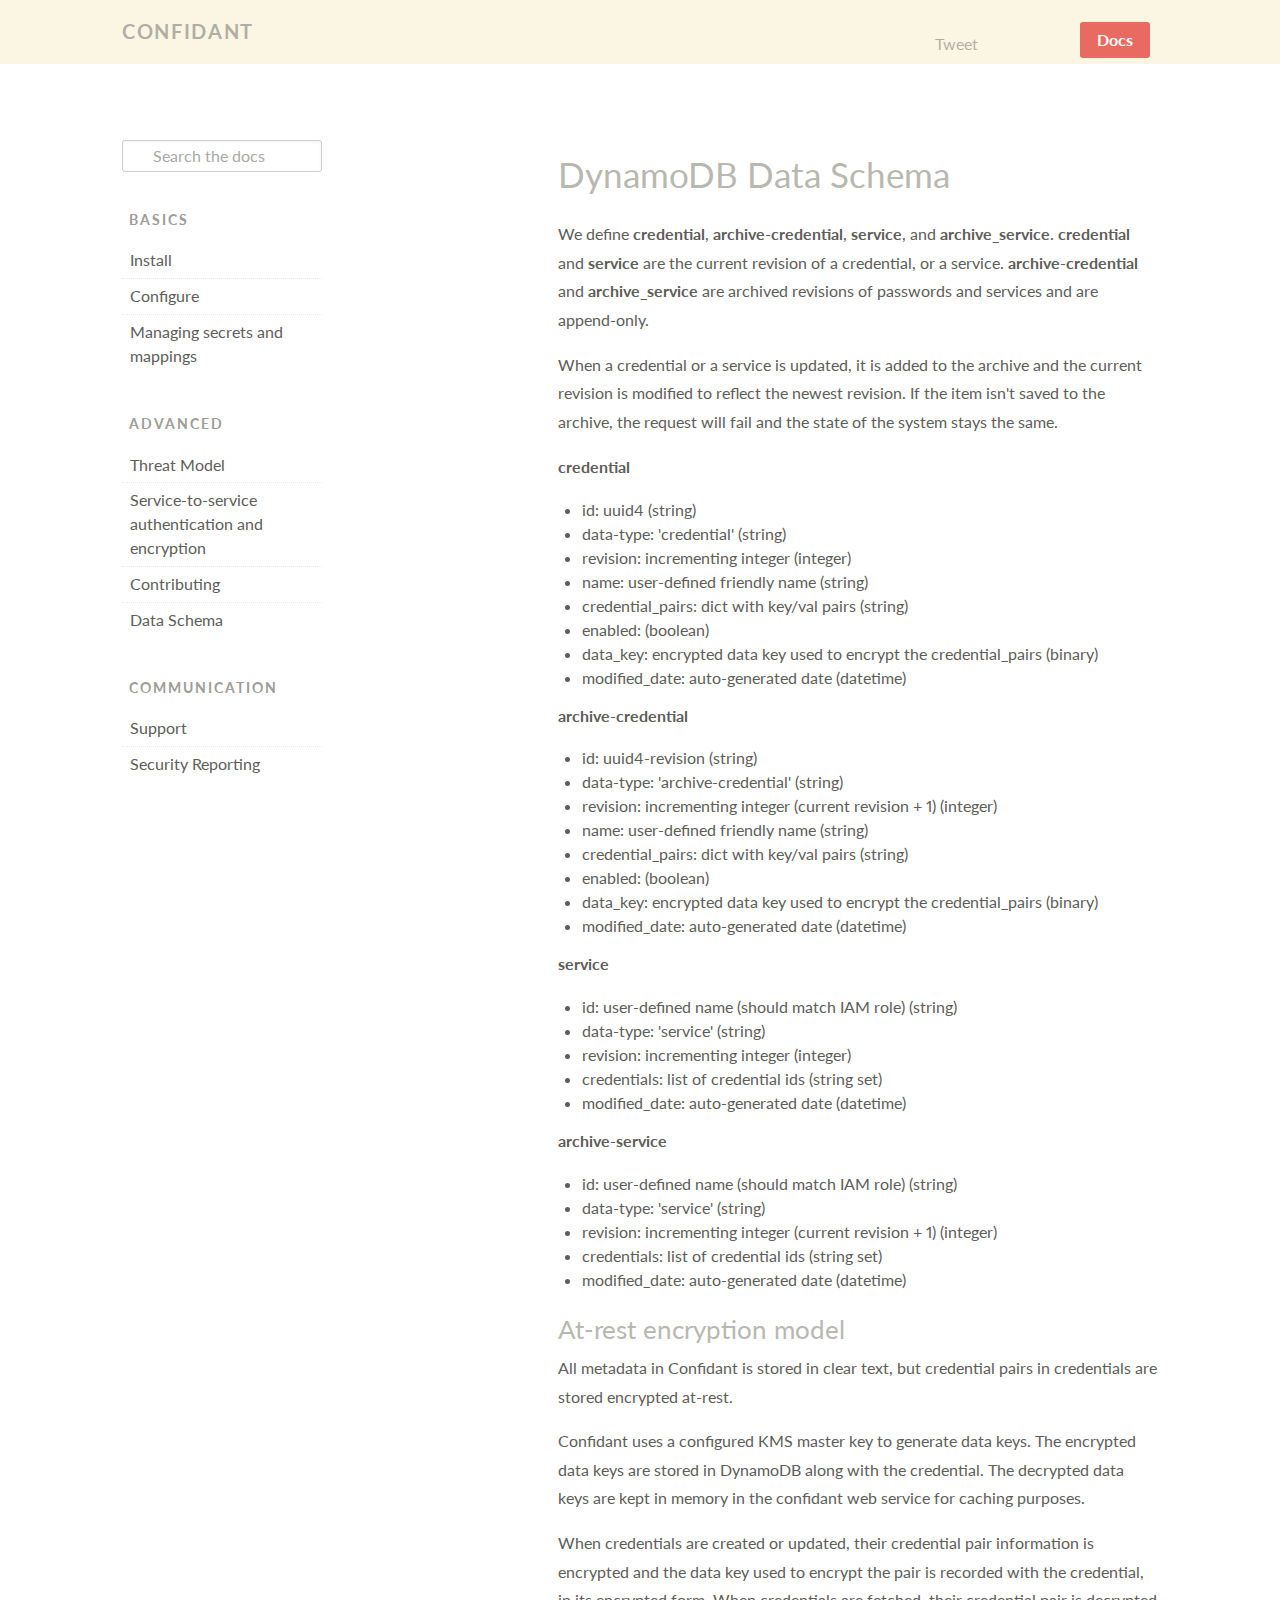
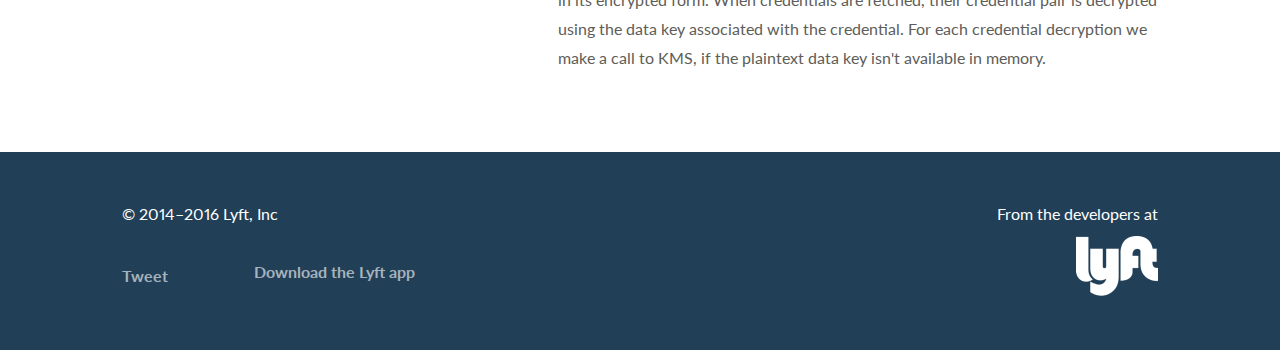
<file: advanced/data_schema/index.html>
<!DOCTYPE html>
<html>
  <head>
    <meta charset="utf-8">
    <meta content="IE=edge,chrome=1" http-equiv="X-UA-Compatible">
    <meta name="viewport" content="width=device-width,initial-scale=1">
    <title>Confidant: Data Schema</title>
    <link rel="stylesheet" href="//fonts.googleapis.com/css?family=Lato:400,700,400italic,700italic|Source+Code+Pro">
    <link href="../../stylesheets/site-544b0cdd.css" rel="stylesheet" type="text/css" />
  </head>
  <body>
      <header id="header">
    <nav class="global-nav" role="navigation">
  <section class="wrap-container">
    <header class="global-nav-item logo-text">
      <a class="global-nav-logo" href="../../">Confidant</a>
    </header>

    <ul class="global-nav-list">
      <li class="global-nav-item">
        <a href="//twitter.com/share" class="twitter-share-button" data-text="Confidant, your secret keeper" data-via="lyft" data-count="none">Tweet</a>
<script>!function(d,s,id){var js,fjs=d.getElementsByTagName(s)[0],p=/^http:/.test(d.location)?'http':'https';if(!d.getElementById(id)){js=d.createElement(s);js.id=id;js.src=p+'://platform.twitter.com/widgets.js';fjs.parentNode.insertBefore(js,fjs);}}(document, 'script', 'twitter-wjs');</script>

      </li>
      <li class="global-nav-item">
        <iframe src="//ghbtns.com/github-btn.html?user=lyft&repo=confidant&type=watch" height="30" width="70" frameborder="0" scrolling="0" style="width:70px; height: 30px;" class="github-btn" allowTransparency="true"></iframe>

      </li>
      <li class="global-nav-item">
        <a class="cta-link-nav-filled" href="../../basics/install/">Docs</a>
      </li>
    </ul>
  </section>
</nav>

  </header>

  <div class="body-content-container wrap-container" role="main">
    <nav id="toc" class="sidebar" data-waypoint="sidebar">
      <div id="search" role="search">
  <form>
    <input class="st-default-search-input" id="st-default-search-input" type="search" placeholder="Search the docs">
  </form>
  <div id="st-results-container"></div>
  <script type="text/javascript">
    (function(w,d,t,u,n,s,e){w['SwiftypeObject']=n;w[n]=w[n]||function(){
    (w[n].q=w[n].q||[]).push(arguments);};s=d.createElement(t);
    e=d.getElementsByTagName(t)[0];s.async=1;s.src=u;e.parentNode.insertBefore(s,e);
    })(window,document,'script','//s.swiftypecdn.com/install/v2/st.js','_st');

    _st('install','9tHwzh6vEqDvqsNMWYJZ','2.0.0');
  </script>
</div>

<div class="toc-block-container">
  <div class="toc-block">
    <h3 class="docs-section-heading">Basics</h3>
    <ul>
      <li class="doc-item">
        <a href="../../basics/install/">Install</a> </li>
      <li class="doc-item">
        <a href="../../basics/configuration/">Configure</a>
        </li>
      <li class="doc-item">
        <a href="../../basics/using_confidant/">Managing secrets and mappings</a>
        </li>
    </ul>
  </div>

  <div class="toc-block">
    <h3 class="docs-section-heading">Advanced</h3>
    <ul>
      <li class="doc-item">
        <a href="../threat_model/">Threat Model</a>
        </li>
      <li class="doc-item">
        <a href="../service_to_service_auth/">Service-to-service authentication and encryption</a>
        </li>
      <li class="doc-item">
        <a href="../contributing/">Contributing</a>
        </li>
      <li class="doc-item">
        <a href="./">Data Schema</a>
        </li>
    </ul>
  </div>
  <div class="toc-block">
    <h3 class="docs-section-heading">Communication</h3>
    <ul>
      <li class="doc-item">
        <a href="../../communication/support/">Support</a>
	</li>
      <li class="doc-item">
        <a href="../../communication/security_reporting/">Security Reporting</a>
	</li>
    </ul>
  </div>
</div>

    </nav>

    <main class="main" role="main" data-waypoint="main">
      <h1 id="dynamodb-data-schema">DynamoDB Data Schema</h1>

<p>We define <strong>credential</strong>, <strong>archive-credential</strong>, <strong>service</strong>, and
<strong>archive_service</strong>. <strong>credential</strong> and <strong>service</strong> are the current revision of
a credential, or a service. <strong>archive-credential</strong> and <strong>archive_service</strong> are
archived revisions of passwords and services and are append-only.</p>

<p>When a credential or a service is updated, it is added to the archive and the
current revision is modified to reflect the newest revision. If the item isn&#39;t
saved to the archive, the request will fail and the state of the system stays
the same.</p>

<p><strong>credential</strong></p>

<ul>
<li>id: uuid4 (string)</li>
<li>data-type: &#39;credential&#39; (string)</li>
<li>revision: incrementing integer (integer)</li>
<li>name: user-defined friendly name (string)</li>
<li>credential_pairs: dict with key/val pairs (string)</li>
<li>enabled: (boolean)</li>
<li>data_key: encrypted data key used to encrypt the credential_pairs (binary)</li>
<li>modified_date: auto-generated date (datetime)</li>
</ul>

<p><strong>archive-credential</strong></p>

<ul>
<li>id: uuid4-revision (string)</li>
<li>data-type: &#39;archive-credential&#39; (string)</li>
<li>revision: incrementing integer (current revision + 1) (integer)</li>
<li>name: user-defined friendly name (string)</li>
<li>credential_pairs: dict with key/val pairs (string)</li>
<li>enabled: (boolean)</li>
<li>data_key: encrypted data key used to encrypt the credential_pairs (binary)</li>
<li>modified_date: auto-generated date (datetime)</li>
</ul>

<p><strong>service</strong></p>

<ul>
<li>id: user-defined name (should match IAM role) (string)</li>
<li>data-type: &#39;service&#39; (string)</li>
<li>revision: incrementing integer (integer)</li>
<li>credentials: list of credential ids (string set)</li>
<li>modified_date: auto-generated date (datetime)</li>
</ul>

<p><strong>archive-service</strong></p>

<ul>
<li>id: user-defined name (should match IAM role) (string)</li>
<li>data-type: &#39;service&#39; (string)</li>
<li>revision: incrementing integer (current revision + 1) (integer)</li>
<li>credentials: list of credential ids (string set)</li>
<li>modified_date: auto-generated date (datetime)</li>
</ul>

<h2 id="at-rest-encryption-model">At-rest encryption model</h2>

<p>All metadata in Confidant is stored in clear text, but credential pairs in
credentials are stored encrypted at-rest.</p>

<p>Confidant uses a configured KMS master key to generate data keys. The
encrypted data keys are stored in DynamoDB along with the credential.
The decrypted data keys are kept in memory in the confidant web service
for caching purposes.</p>

<p>When credentials are created or updated, their credential pair information is
encrypted and the data key used to encrypt the pair is recorded with
the credential, in its encrypted form. When credentials are fetched, their
credential pair is decrypted using the data key associated with the credential.
For each credential decryption we make a call to KMS, if the plaintext data key
isn&#39;t available in memory.</p>

    </main>
  </div>

    <footer class="footer" data-waypoint="footer" role="contentinfo">
  <div class="wrap-container">
    <div class="footer-column">
      <article class="footer-site-information">
        <p>
          &copy; 2014&ndash;2016 Lyft, Inc
        </p>
      </article>
      <article class="footer-contact">
        <ul class="footer-contact-list">
          <li class="footer-contact-list-item twitter-link">
            <a href="//twitter.com/share" class="twitter-share-button" data-text="Confidant, your secret keeper" data-via="lyft" data-count="none">Tweet</a>
<script>!function(d,s,id){var js,fjs=d.getElementsByTagName(s)[0],p=/^http:/.test(d.location)?'http':'https';if(!d.getElementById(id)){js=d.createElement(s);js.id=id;js.src=p+'://platform.twitter.com/widgets.js';fjs.parentNode.insertBefore(js,fjs);}}(document, 'script', 'twitter-wjs');</script>

          </li>
          <li class="footer-contact-list-item github-link">
            <iframe src="//ghbtns.com/github-btn.html?user=lyft&repo=confidant&type=watch" height="30" width="70" frameborder="0" scrolling="0" style="width:70px; height: 30px;" class="github-btn" allowTransparency="true"></iframe>

          </li>
          <li class="footer-contact-list-item">
            <a href="//www.lyft.com/app">Download the Lyft app</a>
          </li>
        </ul>
      </article>
    </div>
    <div class="footer-column footer-right">
      <p class="footer-credit">
        From the developers at
      </p>
      <a href="//lyft.com" target="_blank">
        <span class="footer-logo"></span>
      </a>
    </div>
  </div>
</footer>

    <script src="../../javascripts/site-c8d66733.js" type="text/javascript"></script>
    <script>
  var _gaq = _gaq || [];
  _gaq.push(['_setAccount', 'UA-1446928-11']);
  _gaq.push(['_trackPageview']);

  (function() {
    var ga = document.createElement('script');
    ga.src = ('https:' == document.location.protocol ? 'https://ssl' : 'http://www') + '.google-analytics.com/ga.js';
    ga.setAttribute('async', 'true');
    document.documentElement.firstChild.appendChild(ga);
  })();
</script>

  </body>
</html>
</file>
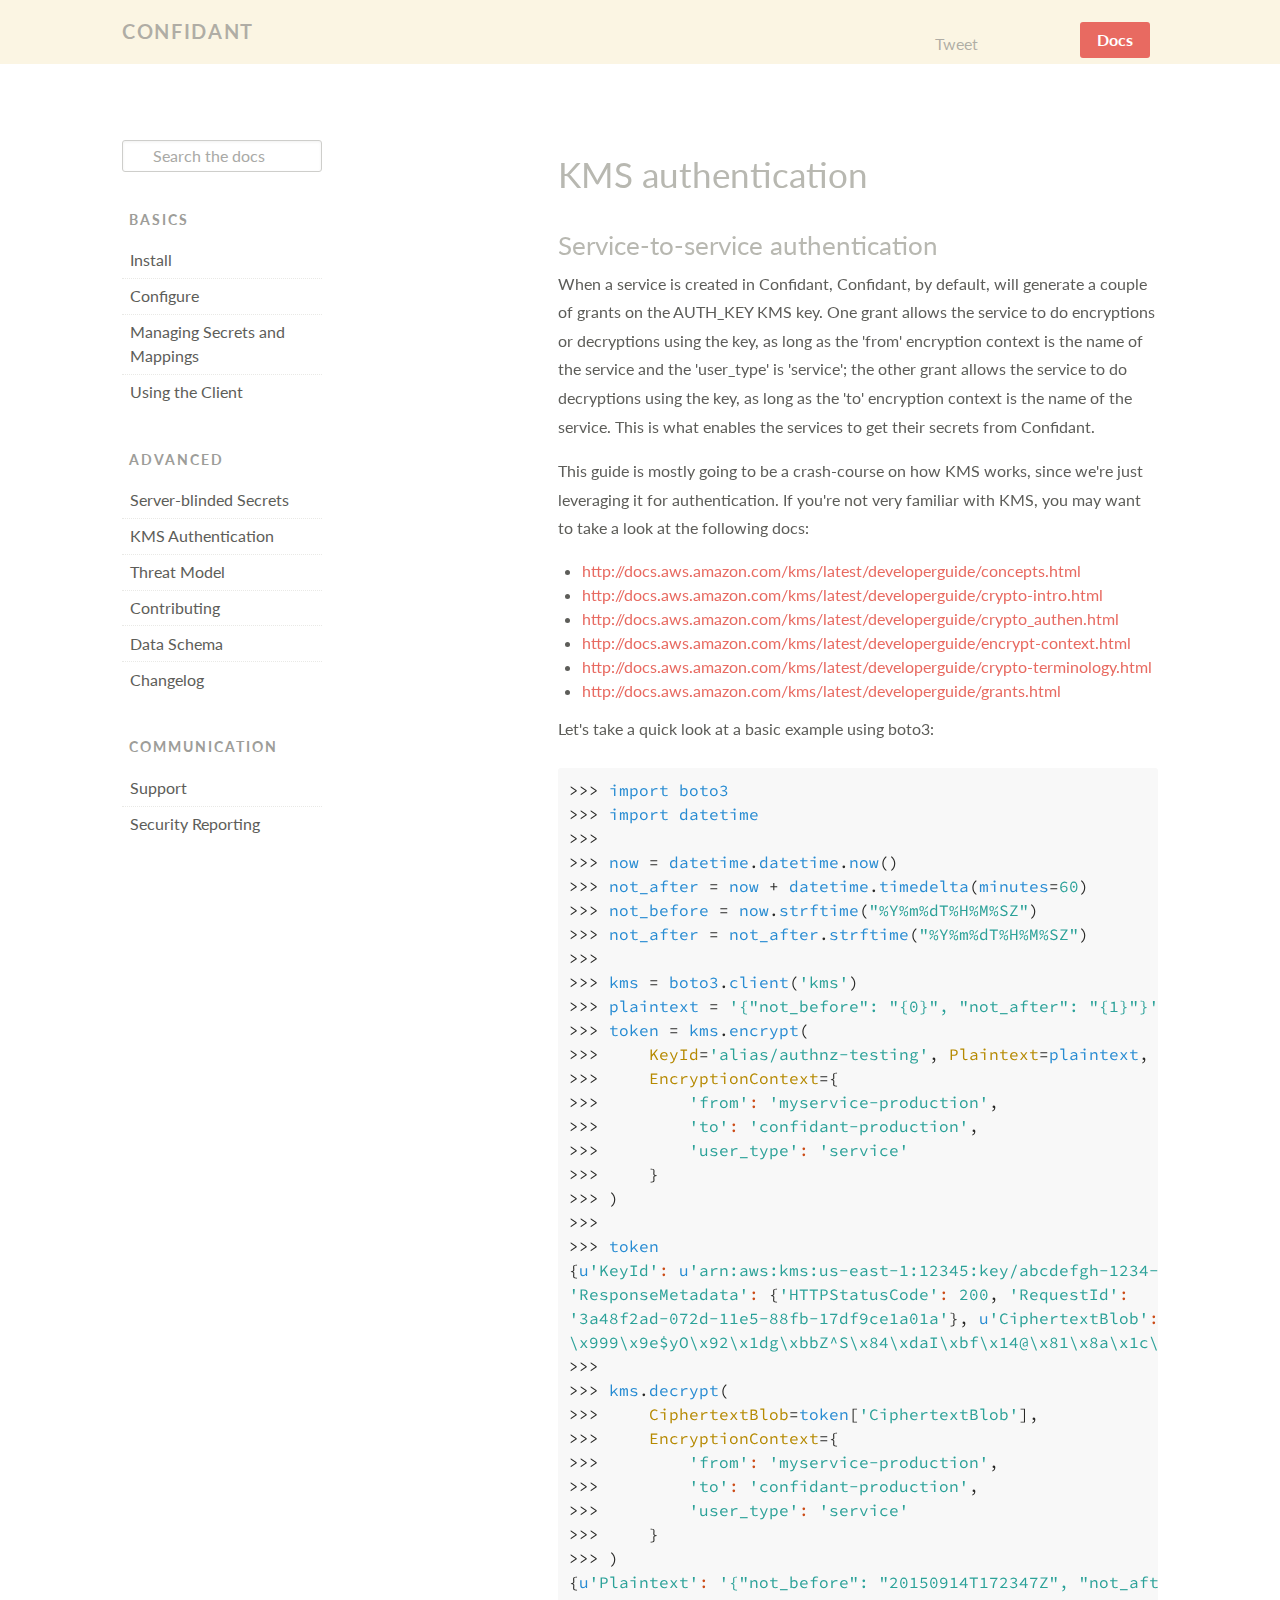
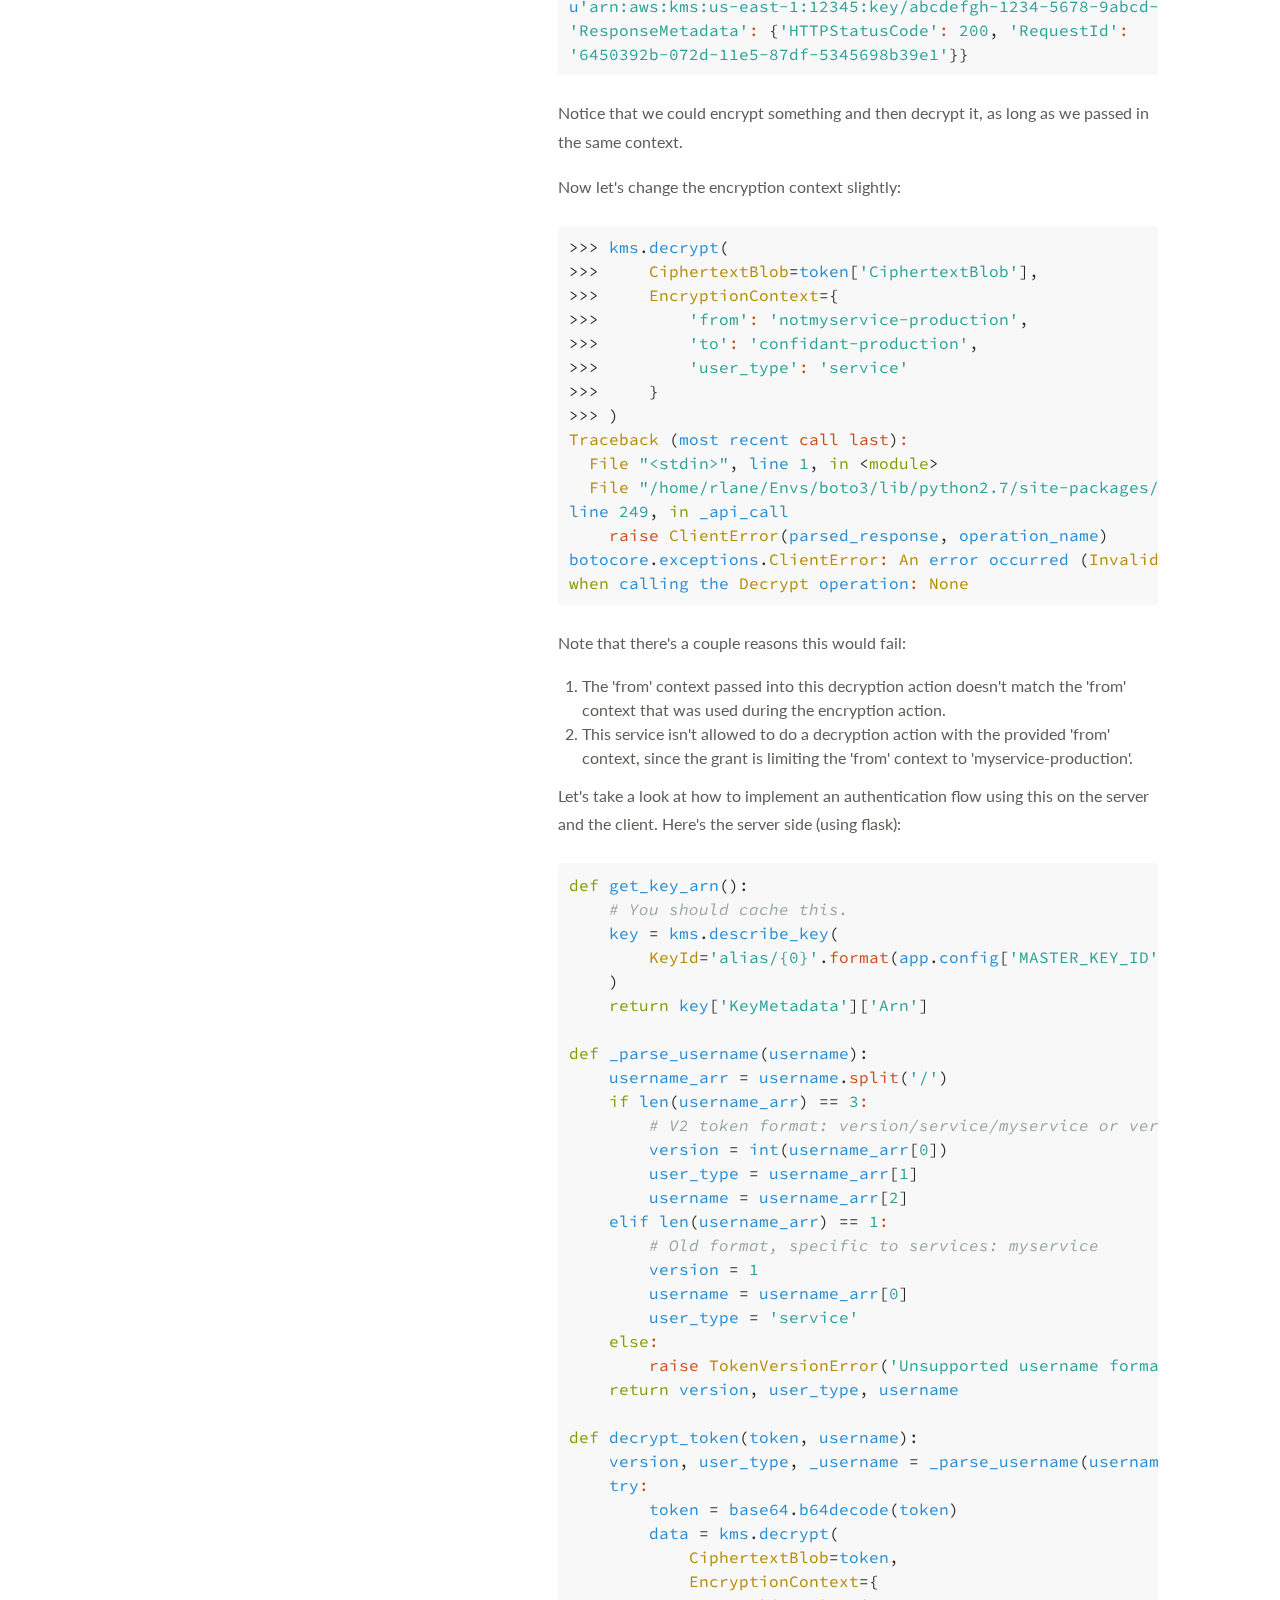
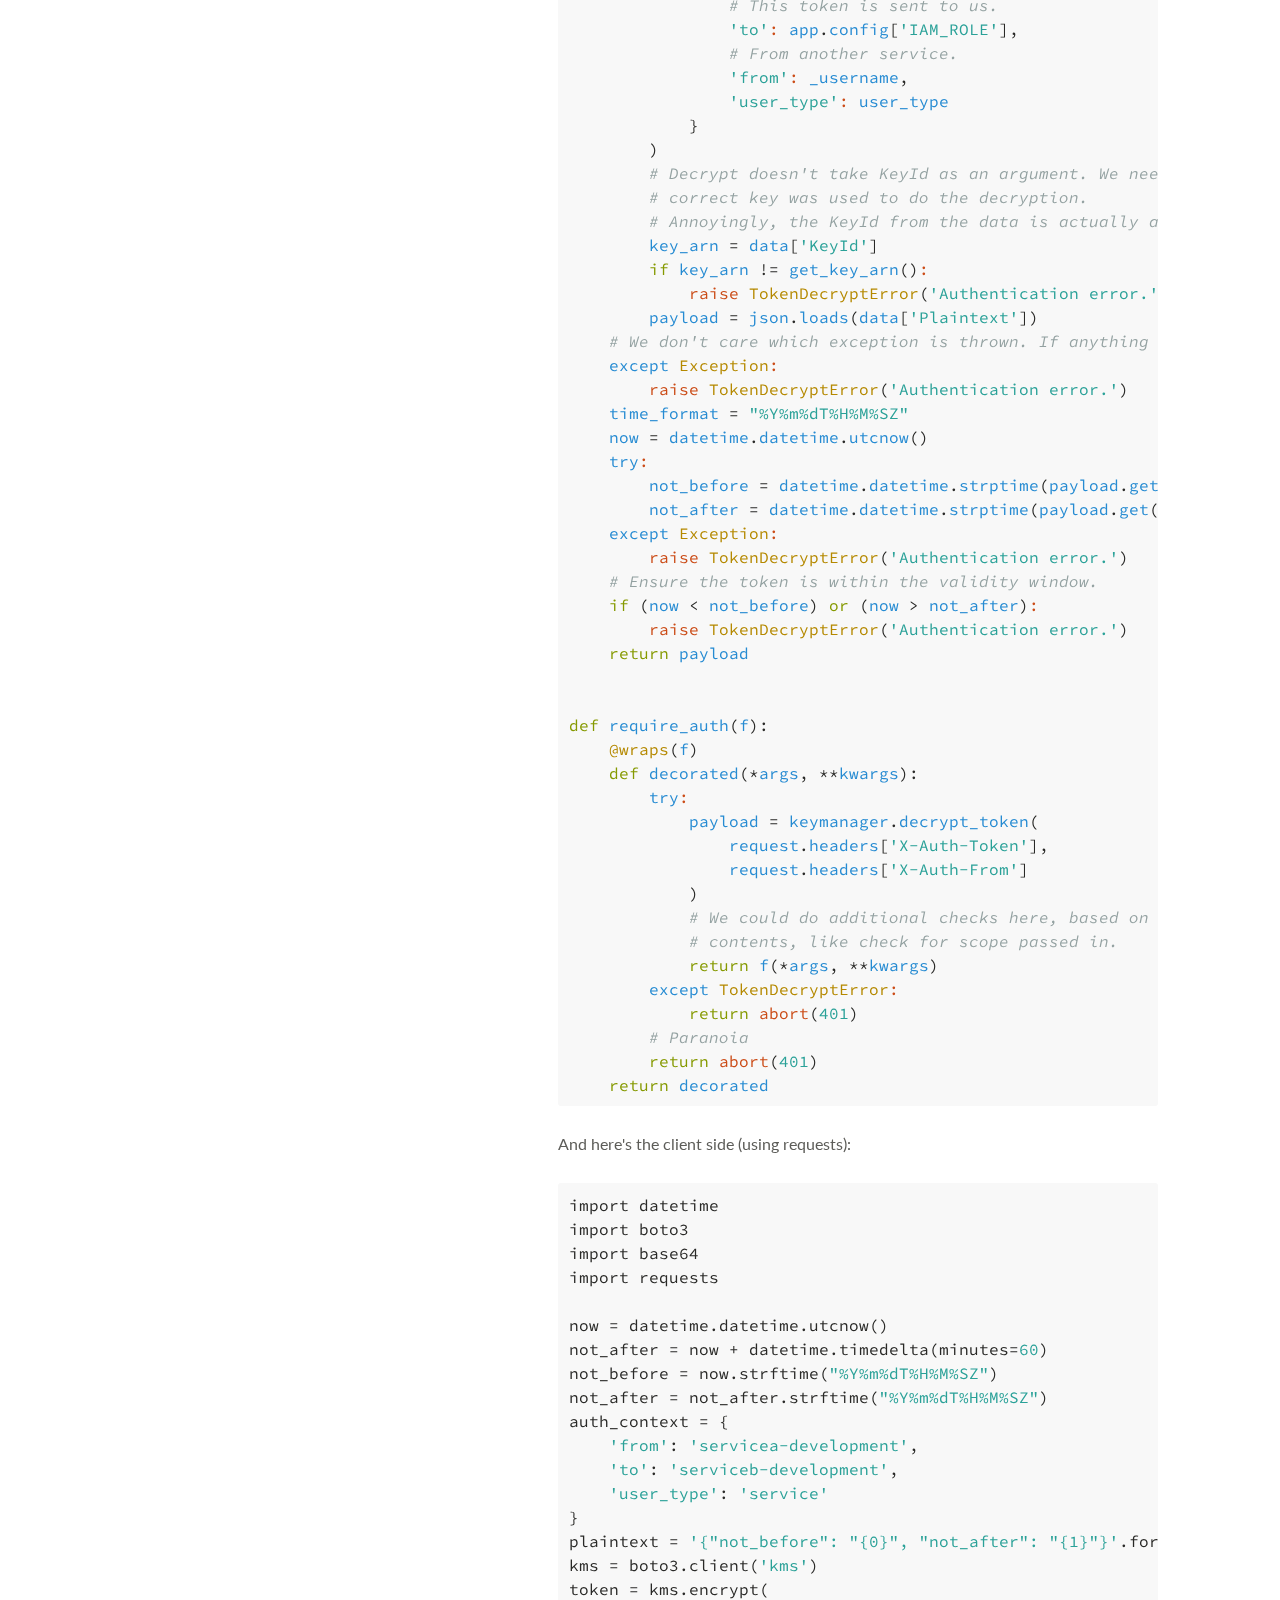
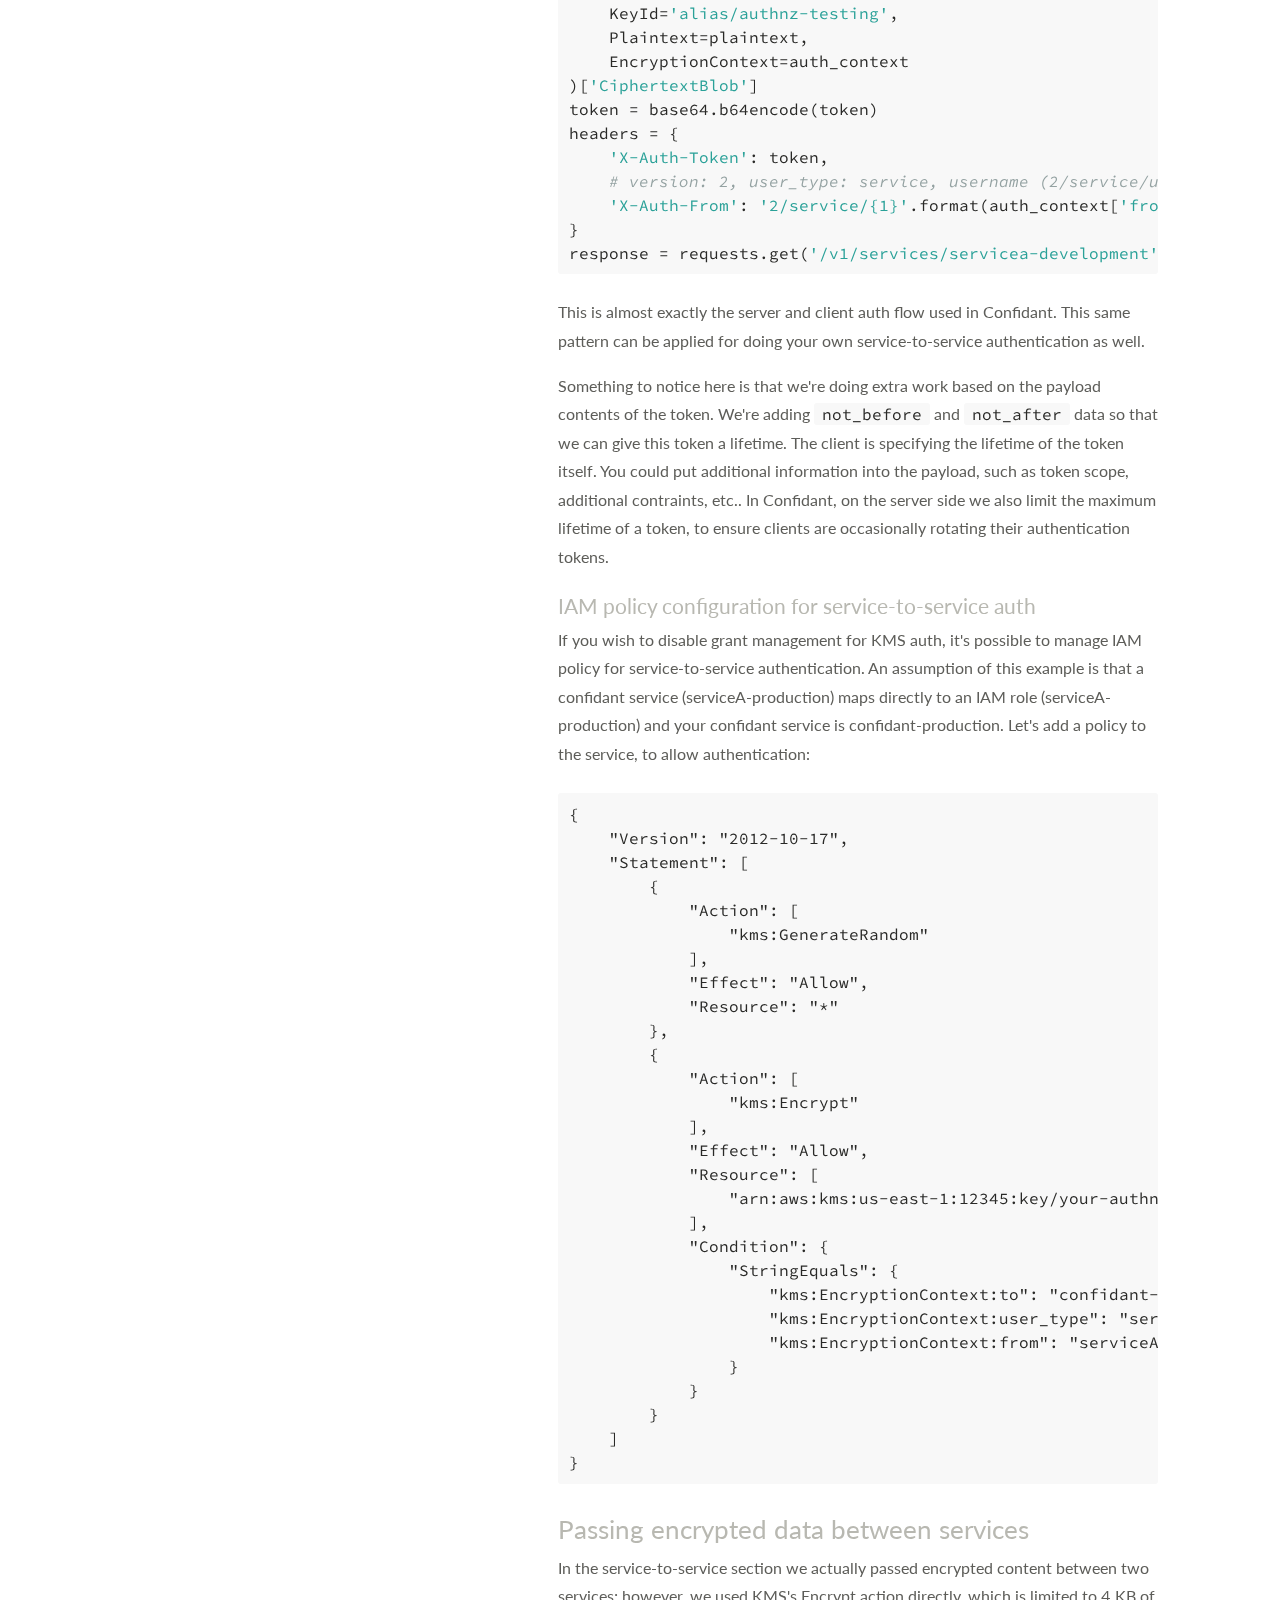
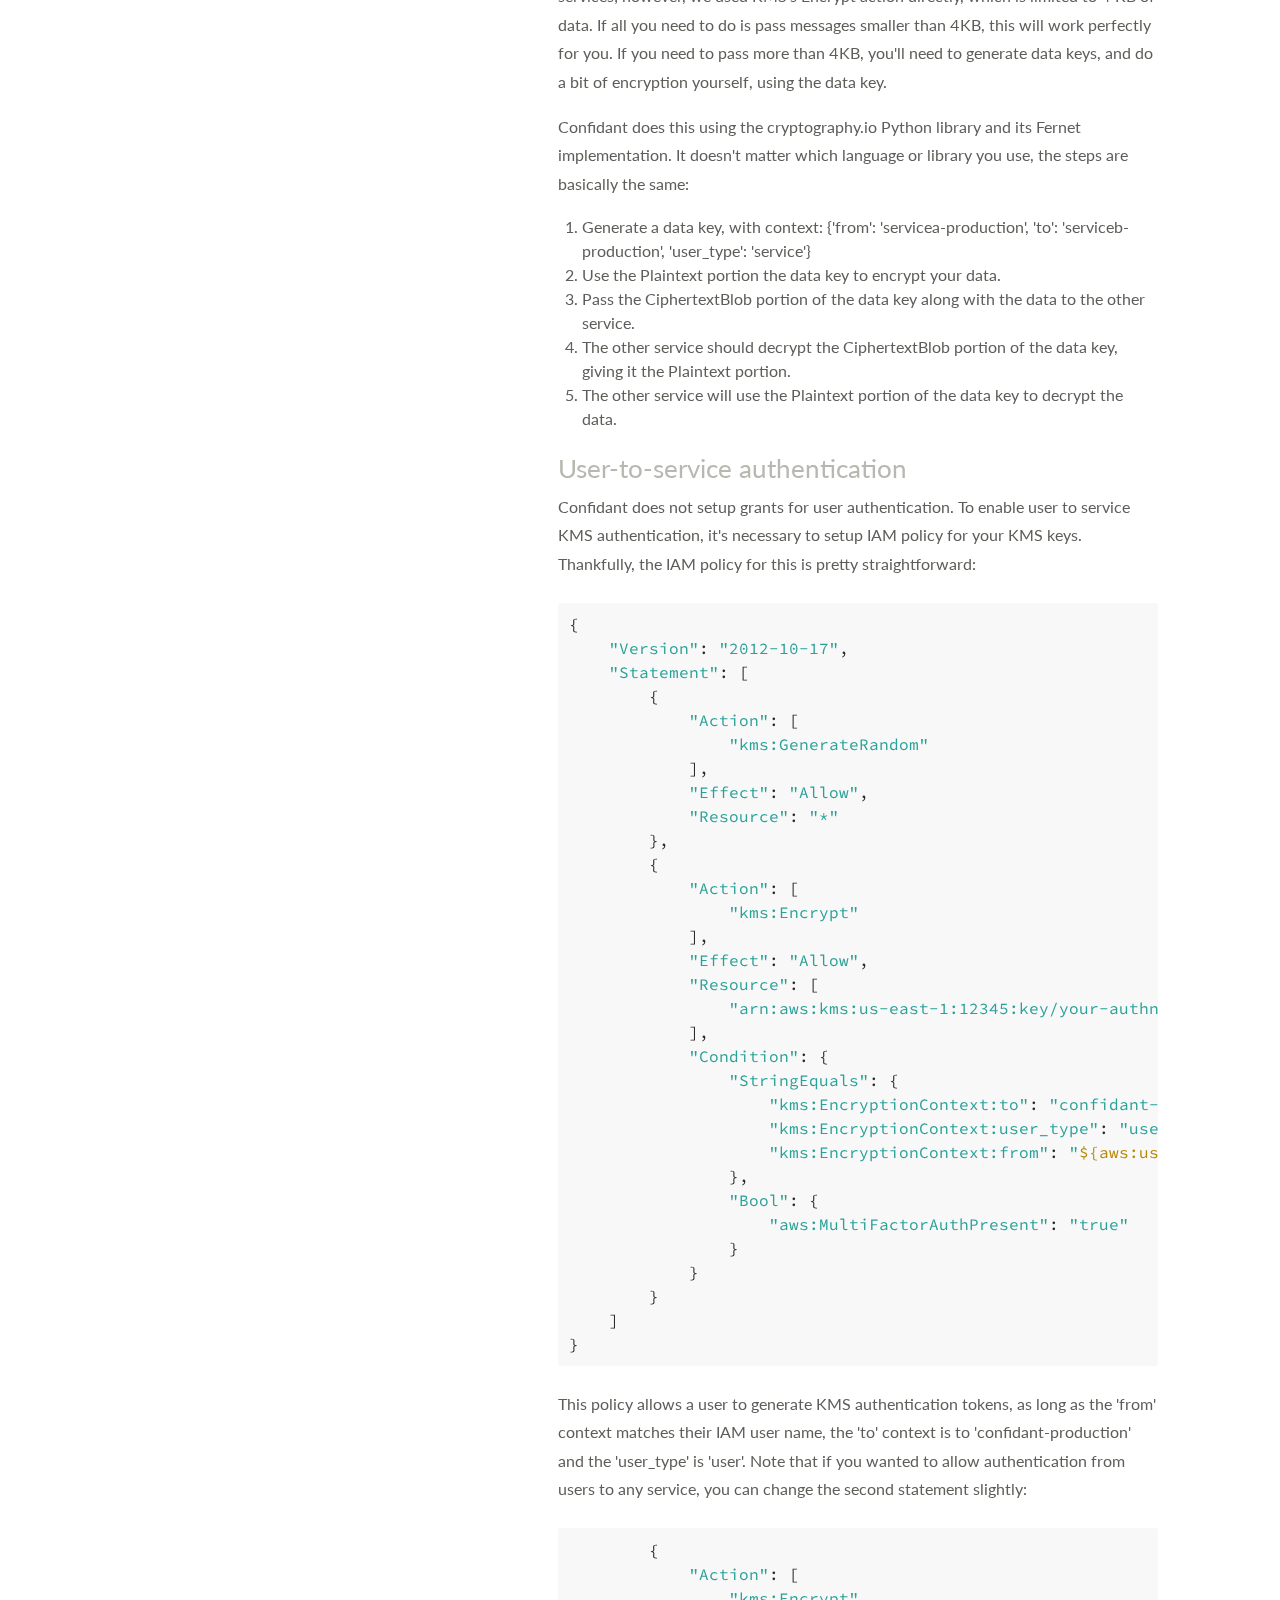
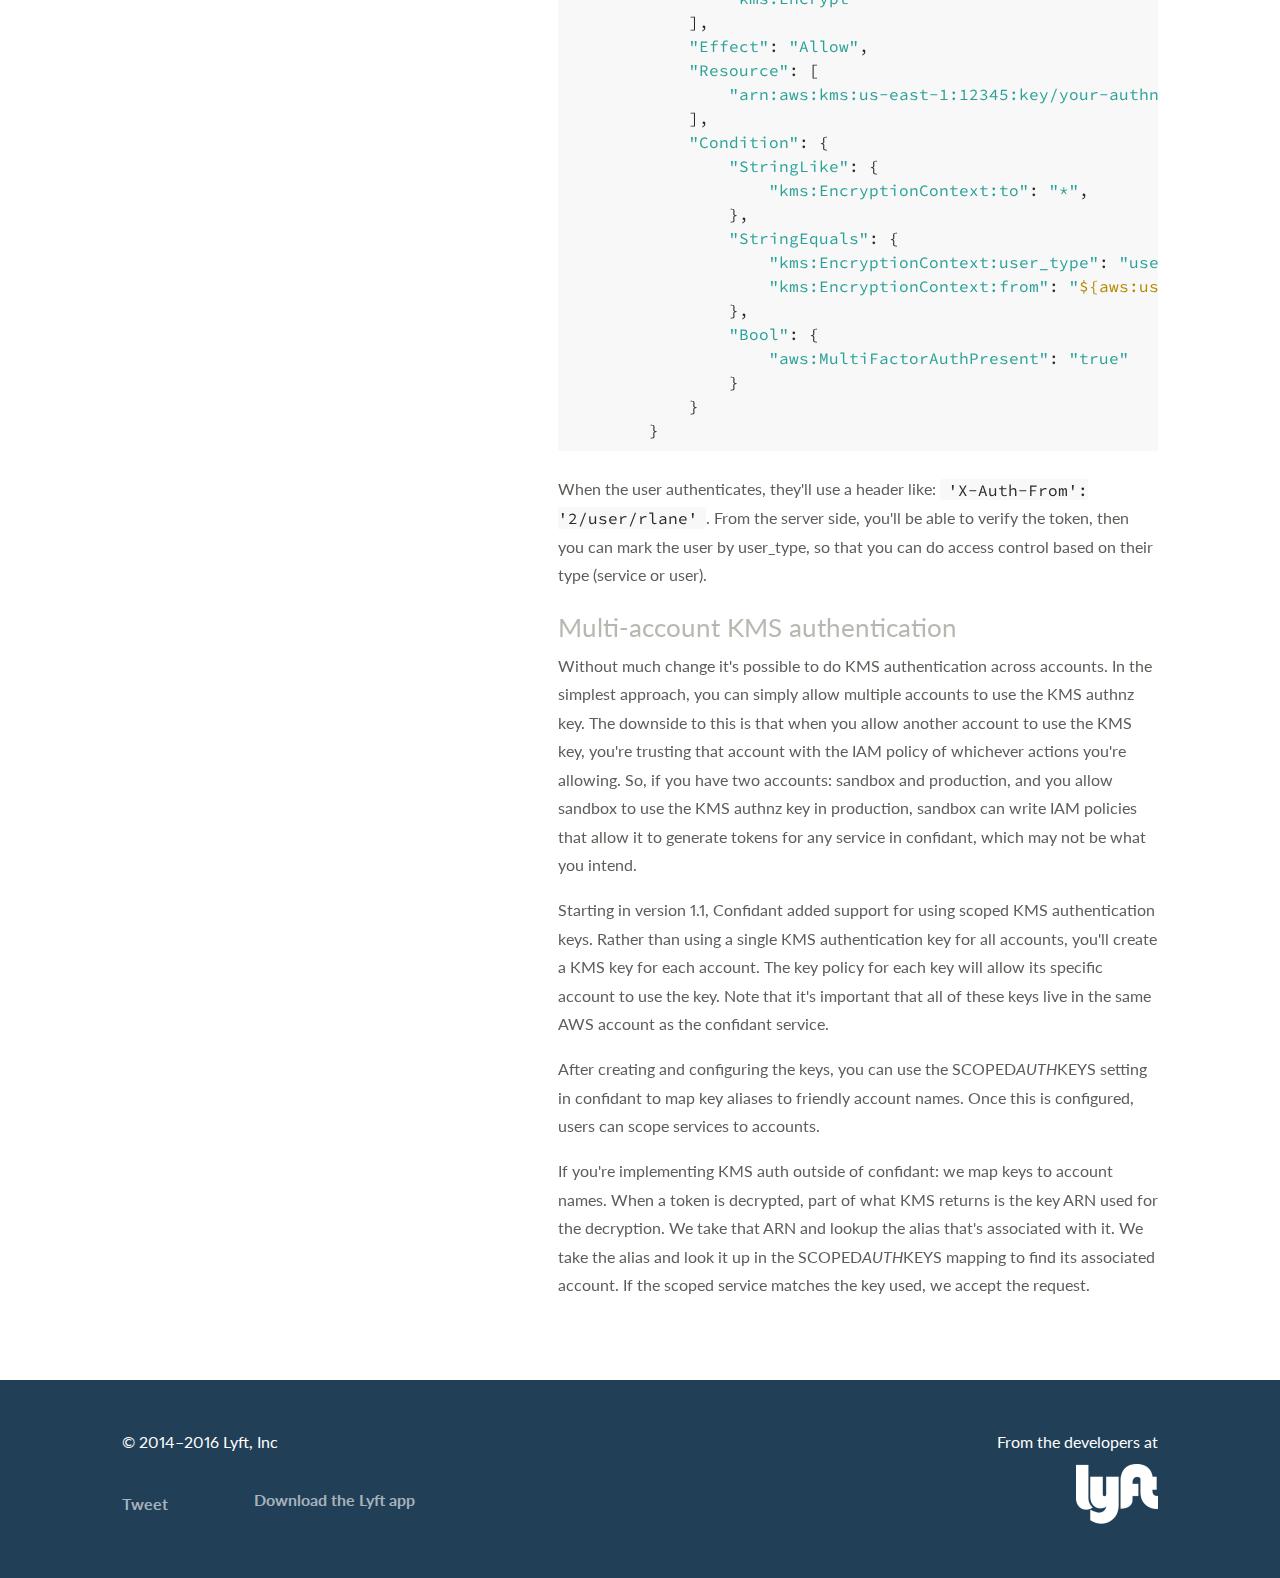
<file: advanced/kms_auth/index.html>
<!DOCTYPE html>
<html>
  <head>
    <meta charset="utf-8">
    <meta content="IE=edge,chrome=1" http-equiv="X-UA-Compatible">
    <meta name="viewport" content="width=device-width,initial-scale=1">
    <title>Confidant: KMS authentication</title>
    <link rel="stylesheet" href="//fonts.googleapis.com/css?family=Lato:400,700,400italic,700italic|Source+Code+Pro">
    <link href="../../stylesheets/site-544b0cdd.css" rel="stylesheet" type="text/css" />
  </head>
  <body>
      <header id="header">
    <nav class="global-nav" role="navigation">
  <section class="wrap-container">
    <header class="global-nav-item logo-text">
      <a class="global-nav-logo" href="../../">Confidant</a>
    </header>

    <ul class="global-nav-list">
      <li class="global-nav-item">
        <a href="//twitter.com/share" class="twitter-share-button" data-text="Confidant, your secret keeper" data-via="lyft" data-count="none">Tweet</a>
<script>!function(d,s,id){var js,fjs=d.getElementsByTagName(s)[0],p=/^http:/.test(d.location)?'http':'https';if(!d.getElementById(id)){js=d.createElement(s);js.id=id;js.src=p+'://platform.twitter.com/widgets.js';fjs.parentNode.insertBefore(js,fjs);}}(document, 'script', 'twitter-wjs');</script>

      </li>
      <li class="global-nav-item">
        <iframe src="//ghbtns.com/github-btn.html?user=lyft&repo=confidant&type=watch" height="30" width="70" frameborder="0" scrolling="0" style="width:70px; height: 30px;" class="github-btn" allowTransparency="true"></iframe>

      </li>
      <li class="global-nav-item">
        <a class="cta-link-nav-filled" href="../../basics/install/">Docs</a>
      </li>
    </ul>
  </section>
</nav>

  </header>

  <div class="body-content-container wrap-container" role="main">
    <nav id="toc" class="sidebar" data-waypoint="sidebar">
      <div id="search" role="search">
  <form>
    <input class="st-default-search-input" id="st-default-search-input" type="search" placeholder="Search the docs">
  </form>
  <div id="st-results-container"></div>
  <script type="text/javascript">
    (function(w,d,t,u,n,s,e){w['SwiftypeObject']=n;w[n]=w[n]||function(){
    (w[n].q=w[n].q||[]).push(arguments);};s=d.createElement(t);
    e=d.getElementsByTagName(t)[0];s.async=1;s.src=u;e.parentNode.insertBefore(s,e);
    })(window,document,'script','//s.swiftypecdn.com/install/v2/st.js','_st');

    _st('install','pzDJ5qvukhA8YuSHzVGN','2.0.0');
  </script>
</div>

<div class="toc-block-container">
  <div class="toc-block">
    <h3 class="docs-section-heading">Basics</h3>
    <ul>
      <li class="doc-item">
        <a href="../../basics/install/">Install</a> </li>
      <li class="doc-item">
        <a href="../../basics/configuration/">Configure</a>
        </li>
      <li class="doc-item">
        <a href="../../basics/using_confidant/">Managing Secrets and Mappings</a>
        </li>
      <li class="doc-item">
        <a href="../../basics/client/">Using the Client</a>
        </li>
    </ul>
  </div>

  <div class="toc-block">
    <h3 class="docs-section-heading">Advanced</h3>
    <ul>
      <li class="doc-item">
        <a href="../blind_secrets/">Server-blinded Secrets</a>
        </li>
      <li class="doc-item">
        <a href="./">KMS Authentication</a>
        </li>
      <li class="doc-item">
        <a href="../threat_model/">Threat Model</a>
        </li>
      <li class="doc-item">
        <a href="../contributing/">Contributing</a>
        </li>
      <li class="doc-item">
        <a href="../data_schema/">Data Schema</a>
        </li>
      <li class="doc-item">
        <a href="../changelog/">Changelog</a>
        </li>
    </ul>
  </div>
  <div class="toc-block">
    <h3 class="docs-section-heading">Communication</h3>
    <ul>
      <li class="doc-item">
        <a href="../../communication/support/">Support</a>
	</li>
      <li class="doc-item">
        <a href="../../communication/security_reporting/">Security Reporting</a>
	</li>
    </ul>
  </div>
</div>

    </nav>

    <main class="main" role="main" data-waypoint="main">
      <h1 id="kms-authentication">KMS authentication</h1>

<h2 id="service-to-service-authentication">Service-to-service authentication</h2>

<p>When a service is created in Confidant, Confidant, by default, will generate a
couple of grants on the AUTH_KEY KMS key. One grant allows the service to do
encryptions or decryptions using the key, as long as the &#39;from&#39; encryption context
is the name of the service and the &#39;user_type&#39; is &#39;service&#39;; the other grant allows
the service to do decryptions using the key, as long as the &#39;to&#39; encryption context
is the name of the service. This is what enables the services to get their secrets
from Confidant.</p>

<p>This guide is mostly going to be a crash-course on how KMS works, since we&#39;re
just leveraging it for authentication. If you&#39;re not very familiar with KMS,
you may want to take a look at the following docs:</p>

<ul>
<li><a href="http://docs.aws.amazon.com/kms/latest/developerguide/concepts.html">http://docs.aws.amazon.com/kms/latest/developerguide/concepts.html</a></li>
<li><a href="http://docs.aws.amazon.com/kms/latest/developerguide/crypto-intro.html">http://docs.aws.amazon.com/kms/latest/developerguide/crypto-intro.html</a></li>
<li><a href="http://docs.aws.amazon.com/kms/latest/developerguide/crypto_authen.html">http://docs.aws.amazon.com/kms/latest/developerguide/crypto_authen.html</a></li>
<li><a href="http://docs.aws.amazon.com/kms/latest/developerguide/encrypt-context.html">http://docs.aws.amazon.com/kms/latest/developerguide/encrypt-context.html</a></li>
<li><a href="http://docs.aws.amazon.com/kms/latest/developerguide/crypto-terminology.html">http://docs.aws.amazon.com/kms/latest/developerguide/crypto-terminology.html</a></li>
<li><a href="http://docs.aws.amazon.com/kms/latest/developerguide/grants.html">http://docs.aws.amazon.com/kms/latest/developerguide/grants.html</a></li>
</ul>

<p>Let&#39;s take a quick look at a basic example using boto3:</p>

<pre><code class="python">&gt;&gt;&gt; import boto3
&gt;&gt;&gt; import datetime
&gt;&gt;&gt;
&gt;&gt;&gt; now = datetime.datetime.now()
&gt;&gt;&gt; not_after = now + datetime.timedelta(minutes=60)
&gt;&gt;&gt; not_before = now.strftime(&quot;%Y%m%dT%H%M%SZ&quot;)
&gt;&gt;&gt; not_after = not_after.strftime(&quot;%Y%m%dT%H%M%SZ&quot;)
&gt;&gt;&gt;
&gt;&gt;&gt; kms = boto3.client(&#39;kms&#39;)
&gt;&gt;&gt; plaintext = &#39;{&quot;not_before&quot;: &quot;{0}&quot;, &quot;not_after&quot;: &quot;{1}&quot;}&#39;.format(not_before, not_after)
&gt;&gt;&gt; token = kms.encrypt(
&gt;&gt;&gt;     KeyId=&#39;alias/authnz-testing&#39;, Plaintext=plaintext,
&gt;&gt;&gt;     EncryptionContext={
&gt;&gt;&gt;         &#39;from&#39;: &#39;myservice-production&#39;,
&gt;&gt;&gt;         &#39;to&#39;: &#39;confidant-production&#39;,
&gt;&gt;&gt;         &#39;user_type&#39;: &#39;service&#39;
&gt;&gt;&gt;     }
&gt;&gt;&gt; )
&gt;&gt;&gt;
&gt;&gt;&gt; token
{u&#39;KeyId&#39;: u&#39;arn:aws:kms:us-east-1:12345:key/abcdefgh-1234-5678-9abcd-ee72ac95ae8c&#39;,
&#39;ResponseMetadata&#39;: {&#39;HTTPStatusCode&#39;: 200, &#39;RequestId&#39;:
&#39;3a48f2ad-072d-11e5-88fb-17df9ce1a01a&#39;}, u&#39;CiphertextBlob&#39;: &#39;\n
\x999\x9e$yO\x92\x1dg\xbbZ^S\x84\xdaI\xbf\x14@\x81\x8a\x1c\xf2\xf8Z\x05\xed\xed\xb2\x8d)T\x12\x8f\x01\x01\x01\x02\x00x\x999\x9e$yO\x92\x1dg\xbbZ^S\x84\xdaI\xbf\x14@\x81\x8a\x1c\xf2\xf8Z\x05\xed\xed\xb2\x8d)T\x00\x00\x00f0d\x06\t*\x86H\x86\xf7\r\x01\x07\x06\xa0W0U\x02\x01\x000P\x06\t*\x86H\x86\xf7\r\x01\x07\x010\x1e\x06\t`\x86H\x01e\x03\x04\x01.0\x11\x04\x0c\xd3\x96\x0c\x91\x83\xd2l!\xfb\xa6\xc2\x90\x02\x01\x10\x80#\x97Z\xd1\xbb\xb4_\x12\xea\x1a\xed\x85\x0e\x9b1\xfa0j\xca1(\xc7\xc3\x8czT\xd4\x8fk\x08\x00\xa8\xcd\xe5\x82\xb3&#39;}
&gt;&gt;&gt;
&gt;&gt;&gt; kms.decrypt(
&gt;&gt;&gt;     CiphertextBlob=token[&#39;CiphertextBlob&#39;],
&gt;&gt;&gt;     EncryptionContext={
&gt;&gt;&gt;         &#39;from&#39;: &#39;myservice-production&#39;,
&gt;&gt;&gt;         &#39;to&#39;: &#39;confidant-production&#39;,
&gt;&gt;&gt;         &#39;user_type&#39;: &#39;service&#39;
&gt;&gt;&gt;     }
&gt;&gt;&gt; )
{u&#39;Plaintext&#39;: &#39;{&quot;not_before&quot;: &quot;20150914T172347Z&quot;, &quot;not_after&quot;: &quot;20150914T182347Z&quot;}&#39;, u&#39;KeyId&#39;:
u&#39;arn:aws:kms:us-east-1:12345:key/abcdefgh-1234-5678-9abcd-ee72ac95ae8c&#39;,
&#39;ResponseMetadata&#39;: {&#39;HTTPStatusCode&#39;: 200, &#39;RequestId&#39;:
&#39;6450392b-072d-11e5-87df-5345698b39e1&#39;}}
</code></pre>

<p>Notice that we could encrypt something and then decrypt it, as long as we
passed in the same context.</p>

<p>Now let&#39;s change the encryption context slightly:</p>

<pre><code class="python">&gt;&gt;&gt; kms.decrypt(
&gt;&gt;&gt;     CiphertextBlob=token[&#39;CiphertextBlob&#39;],
&gt;&gt;&gt;     EncryptionContext={
&gt;&gt;&gt;         &#39;from&#39;: &#39;notmyservice-production&#39;,
&gt;&gt;&gt;         &#39;to&#39;: &#39;confidant-production&#39;,
&gt;&gt;&gt;         &#39;user_type&#39;: &#39;service&#39;
&gt;&gt;&gt;     }
&gt;&gt;&gt; )
Traceback (most recent call last):
  File &quot;&lt;stdin&gt;&quot;, line 1, in &lt;module&gt;
  File &quot;/home/rlane/Envs/boto3/lib/python2.7/site-packages/botocore/client.py&quot;,
line 249, in _api_call
    raise ClientError(parsed_response, operation_name)
botocore.exceptions.ClientError: An error occurred (InvalidCiphertextException)
when calling the Decrypt operation: None
</code></pre>

<p>Note that there&#39;s a couple reasons this would fail:</p>

<ol>
<li>The &#39;from&#39; context passed into this decryption action doesn&#39;t match the &#39;from&#39;
context that was used during the encryption action.</li>
<li>This service isn&#39;t allowed to do a decryption action with the provided
&#39;from&#39; context, since the grant is limiting the &#39;from&#39; context to
&#39;myservice-production&#39;.</li>
</ol>

<p>Let&#39;s take a look at how to implement an authentication flow using this on the
server and the client. Here&#39;s the server side (using flask):</p>

<pre><code class="python">def get_key_arn():
    # You should cache this.
    key = kms.describe_key(
        KeyId=&#39;alias/{0}&#39;.format(app.config[&#39;MASTER_KEY_ID&#39;])
    )
    return key[&#39;KeyMetadata&#39;][&#39;Arn&#39;]

def _parse_username(username):
    username_arr = username.split(&#39;/&#39;)
    if len(username_arr) == 3:
        # V2 token format: version/service/myservice or version/user/myuser
        version = int(username_arr[0])
        user_type = username_arr[1]
        username = username_arr[2]
    elif len(username_arr) == 1:
        # Old format, specific to services: myservice
        version = 1
        username = username_arr[0]
        user_type = &#39;service&#39;
    else:
        raise TokenVersionError(&#39;Unsupported username format.&#39;)
    return version, user_type, username

def decrypt_token(token, username):
    version, user_type, _username = _parse_username(username)
    try:
        token = base64.b64decode(token)
        data = kms.decrypt(
            CiphertextBlob=token,
            EncryptionContext={
                # This token is sent to us.
                &#39;to&#39;: app.config[&#39;IAM_ROLE&#39;],
                # From another service.
                &#39;from&#39;: _username,
                &#39;user_type&#39;: user_type
            }
        )
        # Decrypt doesn&#39;t take KeyId as an argument. We need to verify the
        # correct key was used to do the decryption.
        # Annoyingly, the KeyId from the data is actually an arn.
        key_arn = data[&#39;KeyId&#39;]
        if key_arn != get_key_arn():
            raise TokenDecryptError(&#39;Authentication error.&#39;)
        payload = json.loads(data[&#39;Plaintext&#39;])
    # We don&#39;t care which exception is thrown. If anything fails, we fail.
    except Exception:
        raise TokenDecryptError(&#39;Authentication error.&#39;)
    time_format = &quot;%Y%m%dT%H%M%SZ&quot;
    now = datetime.datetime.utcnow()
    try:
        not_before = datetime.datetime.strptime(payload.get(&#39;not_before&#39;), time_format)
        not_after = datetime.datetime.strptime(payload.get(&#39;not_after&#39;), time_format)
    except Exception:
        raise TokenDecryptError(&#39;Authentication error.&#39;)
    # Ensure the token is within the validity window.
    if (now &lt; not_before) or (now &gt; not_after):
        raise TokenDecryptError(&#39;Authentication error.&#39;)
    return payload


def require_auth(f):
    @wraps(f)
    def decorated(*args, **kwargs):
        try:
            payload = keymanager.decrypt_token(
                request.headers[&#39;X-Auth-Token&#39;],
                request.headers[&#39;X-Auth-From&#39;]
            )
            # We could do additional checks here, based on the payload
            # contents, like check for scope passed in.
            return f(*args, **kwargs)
        except TokenDecryptError:
            return abort(401)
        # Paranoia
        return abort(401)
    return decorated
</code></pre>

<p>And here&#39;s the client side (using requests):</p>

<pre><code class="python">import datetime
import boto3
import base64
import requests

now = datetime.datetime.utcnow()
not_after = now + datetime.timedelta(minutes=60)
not_before = now.strftime(&quot;%Y%m%dT%H%M%SZ&quot;)
not_after = not_after.strftime(&quot;%Y%m%dT%H%M%SZ&quot;)
auth_context = {
    &#39;from&#39;: &#39;servicea-development&#39;,
    &#39;to&#39;: &#39;serviceb-development&#39;,
    &#39;user_type&#39;: &#39;service&#39;
}
plaintext = &#39;{&quot;not_before&quot;: &quot;{0}&quot;, &quot;not_after&quot;: &quot;{1}&quot;}&#39;.format(not_before, not_after)
kms = boto3.client(&#39;kms&#39;)
token = kms.encrypt(
    KeyId=&#39;alias/authnz-testing&#39;,
    Plaintext=plaintext,
    EncryptionContext=auth_context
)[&#39;CiphertextBlob&#39;]
token = base64.b64encode(token)
headers = {
    &#39;X-Auth-Token&#39;: token,
    # version: 2, user_type: service, username (2/service/username)
    &#39;X-Auth-From&#39;: &#39;2/service/{1}&#39;.format(auth_context[&#39;from&#39;])
}
response = requests.get(&#39;/v1/services/servicea-development&#39;, headers=headers)
</code></pre>

<p>This is almost exactly the server and client auth flow used in Confidant. This
same pattern can be applied for doing your own service-to-service
authentication as well.</p>

<p>Something to notice here is that we&#39;re doing extra work based on the payload
contents of the token. We&#39;re adding <code>not_before</code> and <code>not_after</code> data so that we can
give this token a lifetime. The client is specifying the lifetime of the token
itself. You could put additional information into the payload, such as token
scope, additional contraints, etc.. In Confidant, on the server side we also
limit the maximum lifetime of a token, to ensure clients are occasionally
rotating their authentication tokens.</p>

<h3 id="iam-policy-configuration-for-service-to-service-auth">IAM policy configuration for service-to-service auth</h3>

<p>If you wish to disable grant management for KMS auth, it&#39;s possible to manage
IAM policy for service-to-service authentication. An assumption of this example
is that a confidant service (serviceA-production) maps directly to an IAM role
(serviceA-production) and your confidant service is confidant-production. Let&#39;s
add a policy to the service, to allow authentication:</p>

<pre><code class="json">{
    &quot;Version&quot;: &quot;2012-10-17&quot;,
    &quot;Statement&quot;: [
        {
            &quot;Action&quot;: [
                &quot;kms:GenerateRandom&quot;
            ],
            &quot;Effect&quot;: &quot;Allow&quot;,
            &quot;Resource&quot;: &quot;*&quot;
        },
        {
            &quot;Action&quot;: [
                &quot;kms:Encrypt&quot;
            ],
            &quot;Effect&quot;: &quot;Allow&quot;,
            &quot;Resource&quot;: [
                &quot;arn:aws:kms:us-east-1:12345:key/your-authnz-key-id&quot;
            ],
            &quot;Condition&quot;: {
                &quot;StringEquals&quot;: {
                    &quot;kms:EncryptionContext:to&quot;: &quot;confidant-production&quot;,
                    &quot;kms:EncryptionContext:user_type&quot;: &quot;service&quot;,
                    &quot;kms:EncryptionContext:from&quot;: &quot;serviceA-production&quot;
                }
            }
        }
    ]
}
</code></pre>

<h2 id="passing-encrypted-data-between-services">Passing encrypted data between services</h2>

<p>In the service-to-service section we actually passed encrypted
content between two services; however, we used KMS&#39;s Encrypt action
directly, which is limited to 4 KB of data. If all you need to do is pass
messages smaller than 4KB, this will work perfectly for you. If you need to
pass more than 4KB, you&#39;ll need to generate data keys, and do a bit of
encryption yourself, using the data key.</p>

<p>Confidant does this using the cryptography.io Python library and its Fernet
implementation. It doesn&#39;t matter which language or library you use, the steps
are basically the same:</p>

<ol>
<li>Generate a data key, with context: {&#39;from&#39;: &#39;servicea-production&#39;, &#39;to&#39;:
&#39;serviceb-production&#39;, &#39;user_type&#39;: &#39;service&#39;}</li>
<li>Use the Plaintext portion the data key to encrypt your data.</li>
<li>Pass the CiphertextBlob portion of the data key along with the data to the
other service.</li>
<li>The other service should decrypt the CiphertextBlob portion of the data key,
giving it the Plaintext portion.</li>
<li>The other service will use the Plaintext portion of the data key to decrypt
the data.</li>
</ol>

<h2 id="user-to-service-authentication">User-to-service authentication</h2>

<p>Confidant does not setup grants for user authentication. To enable user to service
KMS authentication, it&#39;s necessary to setup IAM policy for your KMS keys. Thankfully,
the IAM policy for this is pretty straightforward:</p>

<pre><code class="json">{
    &quot;Version&quot;: &quot;2012-10-17&quot;,
    &quot;Statement&quot;: [
        {
            &quot;Action&quot;: [
                &quot;kms:GenerateRandom&quot;
            ],
            &quot;Effect&quot;: &quot;Allow&quot;,
            &quot;Resource&quot;: &quot;*&quot;
        },
        {
            &quot;Action&quot;: [
                &quot;kms:Encrypt&quot;
            ],
            &quot;Effect&quot;: &quot;Allow&quot;,
            &quot;Resource&quot;: [
                &quot;arn:aws:kms:us-east-1:12345:key/your-authnz-key-id&quot;
            ],
            &quot;Condition&quot;: {
                &quot;StringEquals&quot;: {
                    &quot;kms:EncryptionContext:to&quot;: &quot;confidant-production&quot;,
                    &quot;kms:EncryptionContext:user_type&quot;: &quot;user&quot;,
                    &quot;kms:EncryptionContext:from&quot;: &quot;${aws:username}&quot;
                },
                &quot;Bool&quot;: {
                    &quot;aws:MultiFactorAuthPresent&quot;: &quot;true&quot;
                }
            }
        }
    ]
}
</code></pre>

<p>This policy allows a user to generate KMS authentication tokens, as long as the
&#39;from&#39; context matches their IAM user name, the &#39;to&#39; context is to &#39;confidant-production&#39;
and the &#39;user_type&#39; is &#39;user&#39;. Note that if you wanted to allow authentication from users
to any service, you can change the second statement slightly:</p>

<pre><code class="json">        {
            &quot;Action&quot;: [
                &quot;kms:Encrypt&quot;
            ],
            &quot;Effect&quot;: &quot;Allow&quot;,
            &quot;Resource&quot;: [
                &quot;arn:aws:kms:us-east-1:12345:key/your-authnz-key-id&quot;
            ],
            &quot;Condition&quot;: {
                &quot;StringLike&quot;: {
                    &quot;kms:EncryptionContext:to&quot;: &quot;*&quot;,
                },
                &quot;StringEquals&quot;: {
                    &quot;kms:EncryptionContext:user_type&quot;: &quot;user&quot;,
                    &quot;kms:EncryptionContext:from&quot;: &quot;${aws:username}&quot;
                },
                &quot;Bool&quot;: {
                    &quot;aws:MultiFactorAuthPresent&quot;: &quot;true&quot;
                }
            }
        }
</code></pre>

<p>When the user authenticates, they&#39;ll use a header like: <code>&#39;X-Auth-From&#39;: &#39;2/user/rlane&#39;</code>.
From the server side, you&#39;ll be able to verify the token, then you can mark the user
by user_type, so that you can do access control based on their type (service or user).</p>

<h2 id="multi-account-kms-authentication">Multi-account KMS authentication</h2>

<p>Without much change it&#39;s possible to do KMS authentication across accounts. In
the simplest approach, you can simply allow multiple accounts to use the KMS
authnz key. The downside to this is that when you allow another account to use
the KMS key, you&#39;re trusting that account with the IAM policy of whichever
actions you&#39;re allowing. So, if you have two accounts: sandbox and production,
and you allow sandbox to use the KMS authnz key in production, sandbox can
write IAM policies that allow it to generate tokens for any service in
confidant, which may not be what you intend.</p>

<p>Starting in version 1.1, Confidant added support for using scoped KMS
authentication keys. Rather than using a single KMS authentication key for all
accounts, you&#39;ll create a KMS key for each account. The key policy for each key
will allow its specific account to use the key. Note that it&#39;s important that
all of these keys live in the same AWS account as the confidant service.</p>

<p>After creating and configuring the keys, you can use the SCOPED<em>AUTH</em>KEYS
setting in confidant to map key aliases to friendly account names. Once this is
configured, users can scope services to accounts.</p>

<p>If you&#39;re implementing KMS auth outside of confidant: we map keys to account
names. When a token is decrypted, part of what KMS returns is the key ARN used
for the decryption. We take that ARN and lookup the alias that&#39;s associated with
it. We take the alias and look it up in the SCOPED<em>AUTH</em>KEYS mapping to find its
associated account. If the scoped service matches the key used, we accept the
request.</p>

    </main>
  </div>

    <footer class="footer" data-waypoint="footer" role="contentinfo">
  <div class="wrap-container">
    <div class="footer-column">
      <article class="footer-site-information">
        <p>
          &copy; 2014&ndash;2016 Lyft, Inc
        </p>
      </article>
      <article class="footer-contact">
        <ul class="footer-contact-list">
          <li class="footer-contact-list-item twitter-link">
            <a href="//twitter.com/share" class="twitter-share-button" data-text="Confidant, your secret keeper" data-via="lyft" data-count="none">Tweet</a>
<script>!function(d,s,id){var js,fjs=d.getElementsByTagName(s)[0],p=/^http:/.test(d.location)?'http':'https';if(!d.getElementById(id)){js=d.createElement(s);js.id=id;js.src=p+'://platform.twitter.com/widgets.js';fjs.parentNode.insertBefore(js,fjs);}}(document, 'script', 'twitter-wjs');</script>

          </li>
          <li class="footer-contact-list-item github-link">
            <iframe src="//ghbtns.com/github-btn.html?user=lyft&repo=confidant&type=watch" height="30" width="70" frameborder="0" scrolling="0" style="width:70px; height: 30px;" class="github-btn" allowTransparency="true"></iframe>

          </li>
          <li class="footer-contact-list-item">
            <a href="//www.lyft.com/app">Download the Lyft app</a>
          </li>
        </ul>
      </article>
    </div>
    <div class="footer-column footer-right">
      <p class="footer-credit">
        From the developers at
      </p>
      <a href="//lyft.com" target="_blank">
        <span class="footer-logo"></span>
      </a>
    </div>
  </div>
</footer>

    <script src="../../javascripts/site-c8d66733.js" type="text/javascript"></script>
    <script>
  var _gaq = _gaq || [];
  _gaq.push(['_setAccount', 'UA-1446928-11']);
  _gaq.push(['_trackPageview']);

  (function() {
    var ga = document.createElement('script');
    ga.src = ('https:' == document.location.protocol ? 'https://ssl' : 'http://www') + '.google-analytics.com/ga.js';
    ga.setAttribute('async', 'true');
    document.documentElement.firstChild.appendChild(ga);
  })();
</script>

  </body>
</html>
</file>
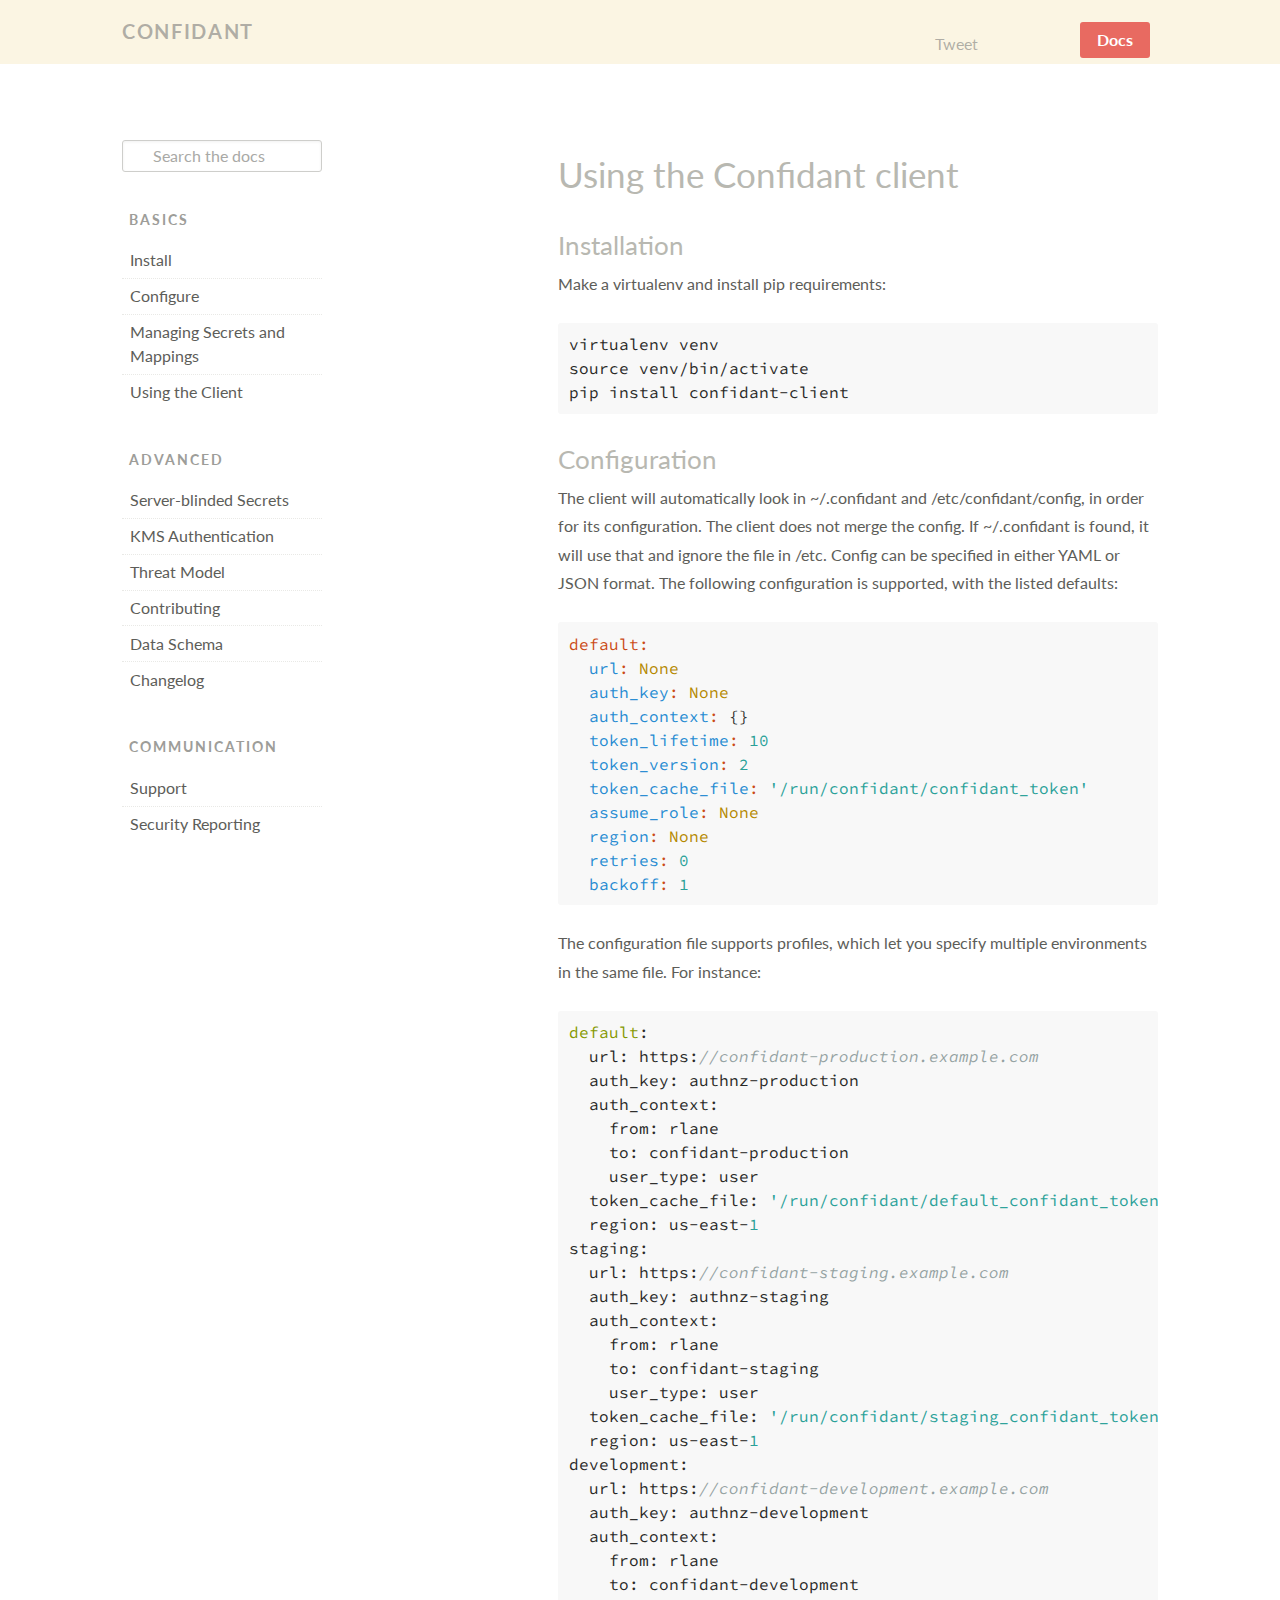
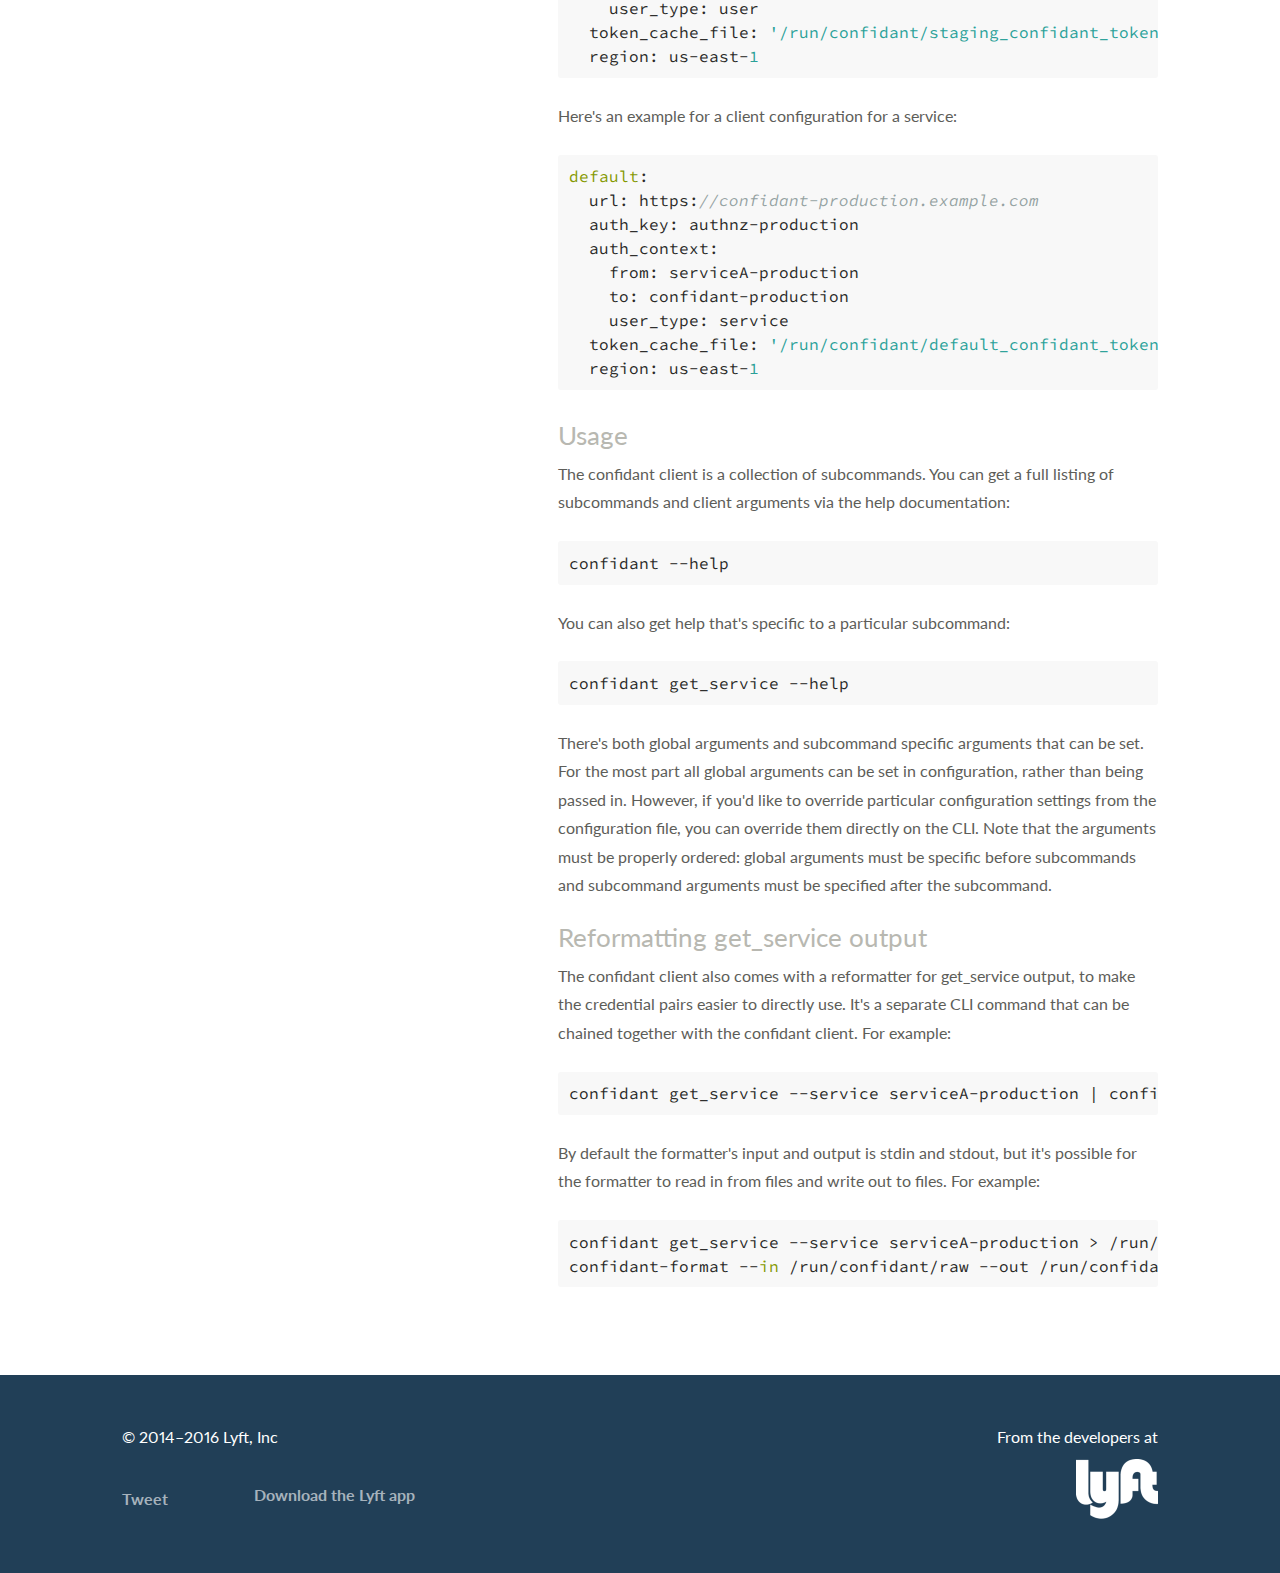
<file: basics/client/index.html>
<!DOCTYPE html>
<html>
  <head>
    <meta charset="utf-8">
    <meta content="IE=edge,chrome=1" http-equiv="X-UA-Compatible">
    <meta name="viewport" content="width=device-width,initial-scale=1">
    <title>Confidant: Using the Confidant client</title>
    <link rel="stylesheet" href="//fonts.googleapis.com/css?family=Lato:400,700,400italic,700italic|Source+Code+Pro">
    <link href="../../stylesheets/site-544b0cdd.css" rel="stylesheet" type="text/css" />
  </head>
  <body>
      <header id="header">
    <nav class="global-nav" role="navigation">
  <section class="wrap-container">
    <header class="global-nav-item logo-text">
      <a class="global-nav-logo" href="../../">Confidant</a>
    </header>

    <ul class="global-nav-list">
      <li class="global-nav-item">
        <a href="//twitter.com/share" class="twitter-share-button" data-text="Confidant, your secret keeper" data-via="lyft" data-count="none">Tweet</a>
<script>!function(d,s,id){var js,fjs=d.getElementsByTagName(s)[0],p=/^http:/.test(d.location)?'http':'https';if(!d.getElementById(id)){js=d.createElement(s);js.id=id;js.src=p+'://platform.twitter.com/widgets.js';fjs.parentNode.insertBefore(js,fjs);}}(document, 'script', 'twitter-wjs');</script>

      </li>
      <li class="global-nav-item">
        <iframe src="//ghbtns.com/github-btn.html?user=lyft&repo=confidant&type=watch" height="30" width="70" frameborder="0" scrolling="0" style="width:70px; height: 30px;" class="github-btn" allowTransparency="true"></iframe>

      </li>
      <li class="global-nav-item">
        <a class="cta-link-nav-filled" href="../install/">Docs</a>
      </li>
    </ul>
  </section>
</nav>

  </header>

  <div class="body-content-container wrap-container" role="main">
    <nav id="toc" class="sidebar" data-waypoint="sidebar">
      <div id="search" role="search">
  <form>
    <input class="st-default-search-input" id="st-default-search-input" type="search" placeholder="Search the docs">
  </form>
  <div id="st-results-container"></div>
  <script type="text/javascript">
    (function(w,d,t,u,n,s,e){w['SwiftypeObject']=n;w[n]=w[n]||function(){
    (w[n].q=w[n].q||[]).push(arguments);};s=d.createElement(t);
    e=d.getElementsByTagName(t)[0];s.async=1;s.src=u;e.parentNode.insertBefore(s,e);
    })(window,document,'script','//s.swiftypecdn.com/install/v2/st.js','_st');

    _st('install','pzDJ5qvukhA8YuSHzVGN','2.0.0');
  </script>
</div>

<div class="toc-block-container">
  <div class="toc-block">
    <h3 class="docs-section-heading">Basics</h3>
    <ul>
      <li class="doc-item">
        <a href="../install/">Install</a> </li>
      <li class="doc-item">
        <a href="../configuration/">Configure</a>
        </li>
      <li class="doc-item">
        <a href="../using_confidant/">Managing Secrets and Mappings</a>
        </li>
      <li class="doc-item">
        <a href="./">Using the Client</a>
        </li>
    </ul>
  </div>

  <div class="toc-block">
    <h3 class="docs-section-heading">Advanced</h3>
    <ul>
      <li class="doc-item">
        <a href="../../advanced/blind_secrets/">Server-blinded Secrets</a>
        </li>
      <li class="doc-item">
        <a href="../../advanced/kms_auth/">KMS Authentication</a>
        </li>
      <li class="doc-item">
        <a href="../../advanced/threat_model/">Threat Model</a>
        </li>
      <li class="doc-item">
        <a href="../../advanced/contributing/">Contributing</a>
        </li>
      <li class="doc-item">
        <a href="../../advanced/data_schema/">Data Schema</a>
        </li>
      <li class="doc-item">
        <a href="../../advanced/changelog/">Changelog</a>
        </li>
    </ul>
  </div>
  <div class="toc-block">
    <h3 class="docs-section-heading">Communication</h3>
    <ul>
      <li class="doc-item">
        <a href="../../communication/support/">Support</a>
	</li>
      <li class="doc-item">
        <a href="../../communication/security_reporting/">Security Reporting</a>
	</li>
    </ul>
  </div>
</div>

    </nav>

    <main class="main" role="main" data-waypoint="main">
      <h1 id="using-the-confidant-client">Using the Confidant client</h1>

<h2 id="installation">Installation</h2>

<p>Make a virtualenv and install pip requirements:</p>

<pre><code class="bash">virtualenv venv
source venv/bin/activate
pip install confidant-client
</code></pre>

<h2 id="configuration">Configuration</h2>

<p>The client will automatically look in ~/.confidant and /etc/confidant/config,
in order for its configuration. The client does not merge the config. If
~/.confidant is found, it will use that and ignore the file in /etc. Config can
be specified in either YAML or JSON format. The following configuration is
supported, with the listed defaults:</p>

<pre><code class="yaml">default:
  url: None
  auth_key: None
  auth_context: {}
  token_lifetime: 10
  token_version: 2
  token_cache_file: &#39;/run/confidant/confidant_token&#39;
  assume_role: None
  region: None
  retries: 0
  backoff: 1
</code></pre>

<p>The configuration file supports profiles, which let you specify multiple
environments in the same file. For instance:</p>

<pre><code class="yaml">default:
  url: https://confidant-production.example.com
  auth_key: authnz-production
  auth_context:
    from: rlane
    to: confidant-production
    user_type: user
  token_cache_file: &#39;/run/confidant/default_confidant_token&#39;
  region: us-east-1
staging:
  url: https://confidant-staging.example.com
  auth_key: authnz-staging
  auth_context:
    from: rlane
    to: confidant-staging
    user_type: user
  token_cache_file: &#39;/run/confidant/staging_confidant_token&#39;
  region: us-east-1
development:
  url: https://confidant-development.example.com
  auth_key: authnz-development
  auth_context:
    from: rlane
    to: confidant-development
    user_type: user
  token_cache_file: &#39;/run/confidant/staging_confidant_token&#39;
  region: us-east-1
</code></pre>

<p>Here&#39;s an example for a client configuration for a service:</p>

<pre><code class="yaml">default:
  url: https://confidant-production.example.com
  auth_key: authnz-production
  auth_context:
    from: serviceA-production
    to: confidant-production
    user_type: service
  token_cache_file: &#39;/run/confidant/default_confidant_token&#39;
  region: us-east-1
</code></pre>

<h2 id="usage">Usage</h2>

<p>The confidant client is a collection of subcommands. You can get a full listing
of subcommands and client arguments via the help documentation:</p>

<pre><code class="bash">confidant --help
</code></pre>

<p>You can also get help that&#39;s specific to a particular subcommand:</p>

<pre><code class="bash">confidant get_service --help
</code></pre>

<p>There&#39;s both global arguments and subcommand specific arguments that can be
set. For the most part all global arguments can be set in configuration, rather
than being passed in. However, if you&#39;d like to override particular
configuration settings from the configuration file, you can override them
directly on the CLI. Note that the arguments must be properly ordered: global
arguments must be specific before subcommands and subcommand arguments must be
specified after the subcommand.</p>

<h2 id="reformatting-get_service-output">Reformatting get_service output</h2>

<p>The confidant client also comes with a reformatter for get_service output, to
make the credential pairs easier to directly use. It&#39;s a separate CLI command
that can be chained together with the confidant client. For example:</p>

<pre><code class="bash">confidant get_service --service serviceA-production | confidant-format --out-format env_export --out /run/confidant/env
</code></pre>

<p>By default the formatter&#39;s input and output is stdin and stdout, but it&#39;s
possible for the formatter to read in from files and write out to files. For
example:</p>

<pre><code class="bash">confidant get_service --service serviceA-production &gt; /run/confidant/raw
confidant-format --in /run/confidant/raw --out /run/confidant/env --out-format env_export
</code></pre>

    </main>
  </div>

    <footer class="footer" data-waypoint="footer" role="contentinfo">
  <div class="wrap-container">
    <div class="footer-column">
      <article class="footer-site-information">
        <p>
          &copy; 2014&ndash;2016 Lyft, Inc
        </p>
      </article>
      <article class="footer-contact">
        <ul class="footer-contact-list">
          <li class="footer-contact-list-item twitter-link">
            <a href="//twitter.com/share" class="twitter-share-button" data-text="Confidant, your secret keeper" data-via="lyft" data-count="none">Tweet</a>
<script>!function(d,s,id){var js,fjs=d.getElementsByTagName(s)[0],p=/^http:/.test(d.location)?'http':'https';if(!d.getElementById(id)){js=d.createElement(s);js.id=id;js.src=p+'://platform.twitter.com/widgets.js';fjs.parentNode.insertBefore(js,fjs);}}(document, 'script', 'twitter-wjs');</script>

          </li>
          <li class="footer-contact-list-item github-link">
            <iframe src="//ghbtns.com/github-btn.html?user=lyft&repo=confidant&type=watch" height="30" width="70" frameborder="0" scrolling="0" style="width:70px; height: 30px;" class="github-btn" allowTransparency="true"></iframe>

          </li>
          <li class="footer-contact-list-item">
            <a href="//www.lyft.com/app">Download the Lyft app</a>
          </li>
        </ul>
      </article>
    </div>
    <div class="footer-column footer-right">
      <p class="footer-credit">
        From the developers at
      </p>
      <a href="//lyft.com" target="_blank">
        <span class="footer-logo"></span>
      </a>
    </div>
  </div>
</footer>

    <script src="../../javascripts/site-c8d66733.js" type="text/javascript"></script>
    <script>
  var _gaq = _gaq || [];
  _gaq.push(['_setAccount', 'UA-1446928-11']);
  _gaq.push(['_trackPageview']);

  (function() {
    var ga = document.createElement('script');
    ga.src = ('https:' == document.location.protocol ? 'https://ssl' : 'http://www') + '.google-analytics.com/ga.js';
    ga.setAttribute('async', 'true');
    document.documentElement.firstChild.appendChild(ga);
  })();
</script>

  </body>
</html>
</file>
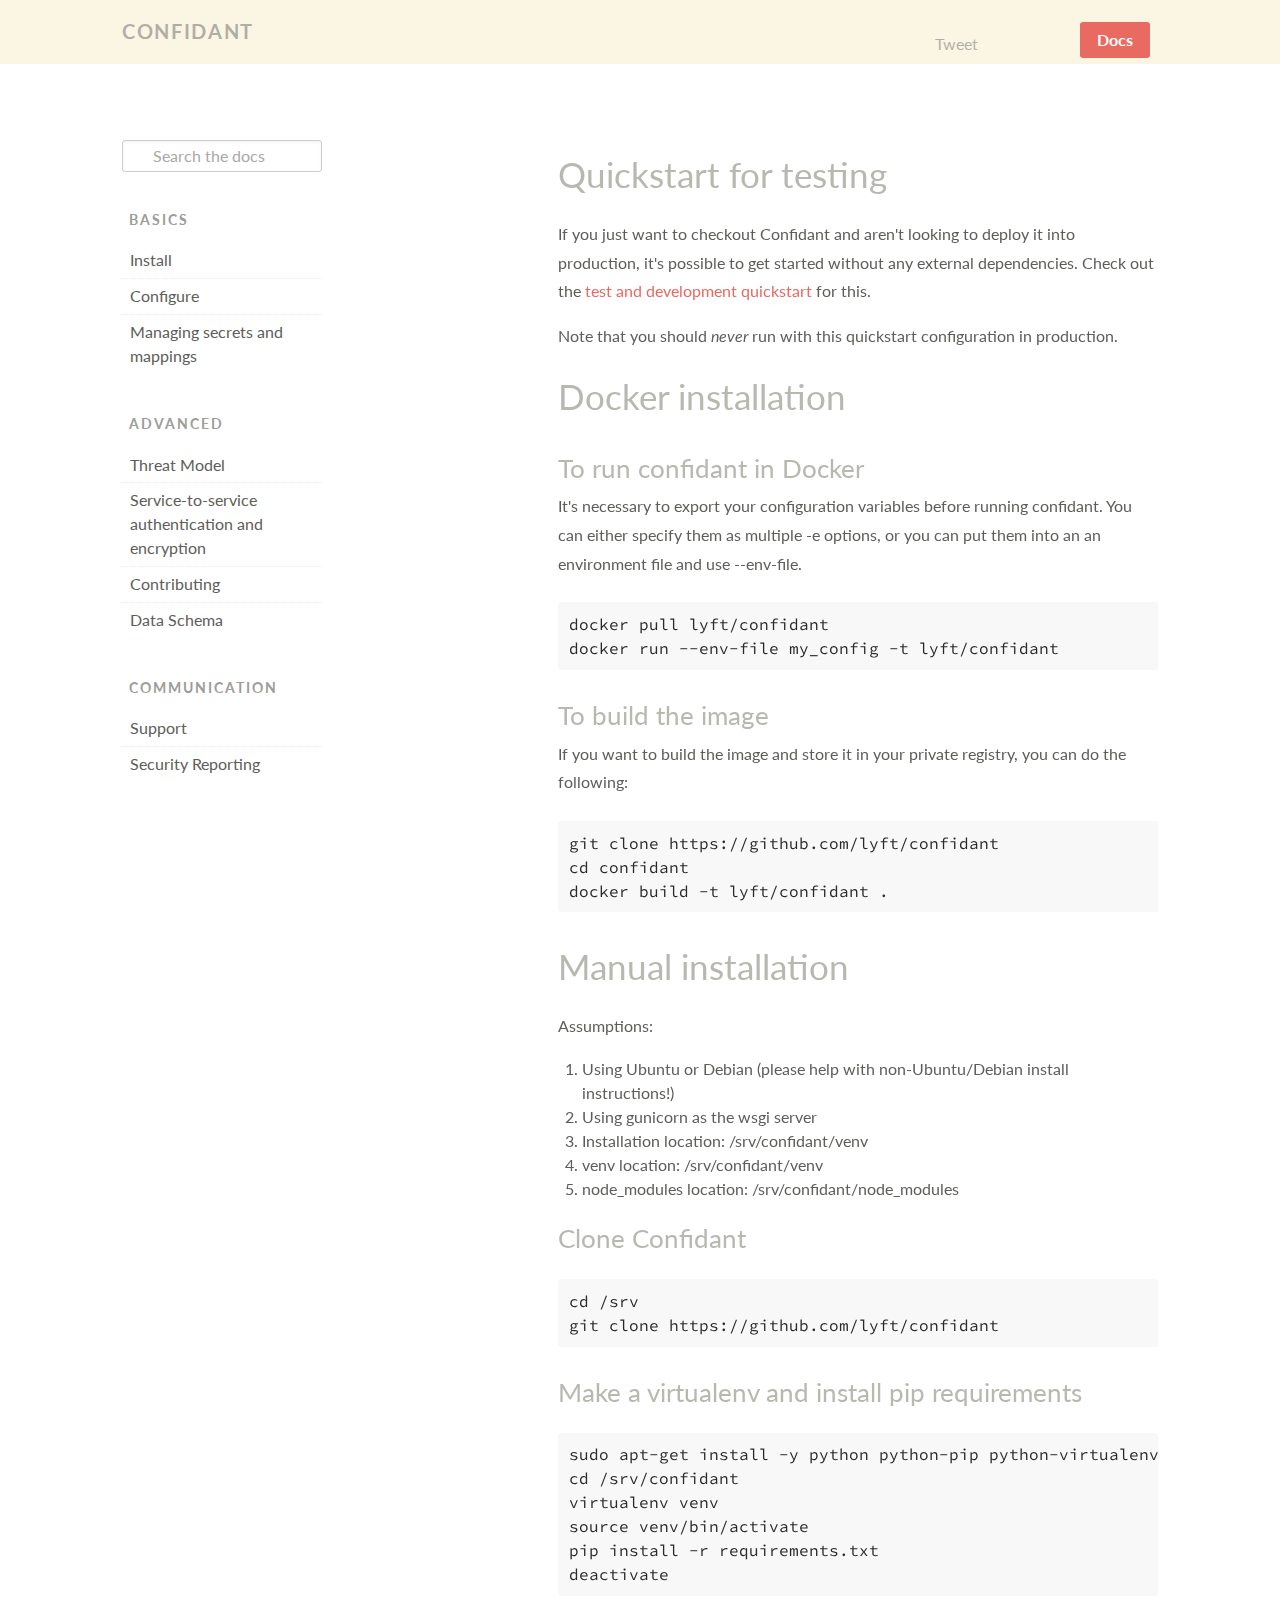
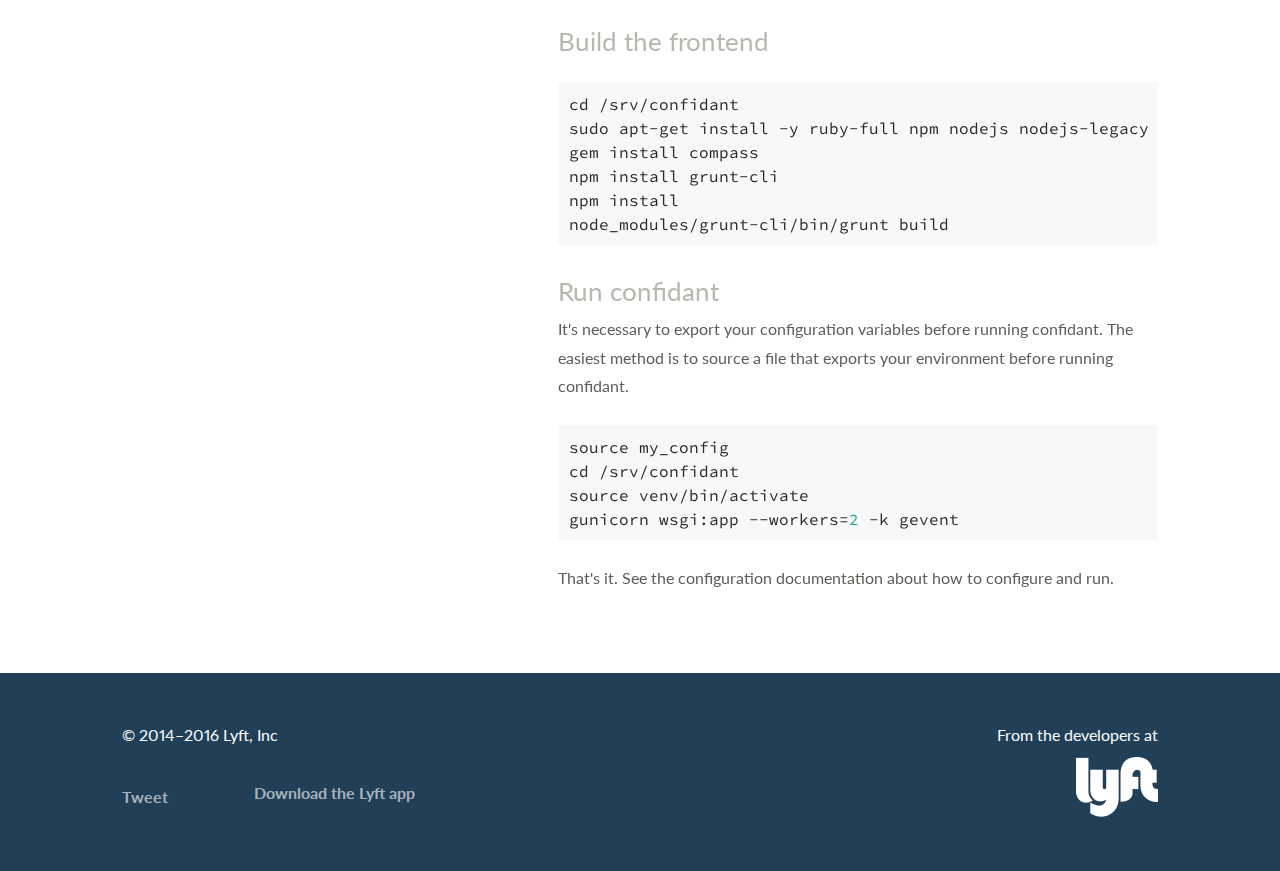
<file: basics/install/index.html>
<!DOCTYPE html>
<html>
  <head>
    <meta charset="utf-8">
    <meta content="IE=edge,chrome=1" http-equiv="X-UA-Compatible">
    <meta name="viewport" content="width=device-width,initial-scale=1">
    <title>Confidant: Installation</title>
    <link rel="stylesheet" href="//fonts.googleapis.com/css?family=Lato:400,700,400italic,700italic|Source+Code+Pro">
    <link href="../../stylesheets/site-544b0cdd.css" rel="stylesheet" type="text/css" />
  </head>
  <body>
      <header id="header">
    <nav class="global-nav" role="navigation">
  <section class="wrap-container">
    <header class="global-nav-item logo-text">
      <a class="global-nav-logo" href="../../">Confidant</a>
    </header>

    <ul class="global-nav-list">
      <li class="global-nav-item">
        <a href="//twitter.com/share" class="twitter-share-button" data-text="Confidant, your secret keeper" data-via="lyft" data-count="none">Tweet</a>
<script>!function(d,s,id){var js,fjs=d.getElementsByTagName(s)[0],p=/^http:/.test(d.location)?'http':'https';if(!d.getElementById(id)){js=d.createElement(s);js.id=id;js.src=p+'://platform.twitter.com/widgets.js';fjs.parentNode.insertBefore(js,fjs);}}(document, 'script', 'twitter-wjs');</script>

      </li>
      <li class="global-nav-item">
        <iframe src="//ghbtns.com/github-btn.html?user=lyft&repo=confidant&type=watch" height="30" width="70" frameborder="0" scrolling="0" style="width:70px; height: 30px;" class="github-btn" allowTransparency="true"></iframe>

      </li>
      <li class="global-nav-item">
        <a class="cta-link-nav-filled" href="./">Docs</a>
      </li>
    </ul>
  </section>
</nav>

  </header>

  <div class="body-content-container wrap-container" role="main">
    <nav id="toc" class="sidebar" data-waypoint="sidebar">
      <div id="search" role="search">
  <form>
    <input class="st-default-search-input" id="st-default-search-input" type="search" placeholder="Search the docs">
  </form>
  <div id="st-results-container"></div>
  <script type="text/javascript">
    (function(w,d,t,u,n,s,e){w['SwiftypeObject']=n;w[n]=w[n]||function(){
    (w[n].q=w[n].q||[]).push(arguments);};s=d.createElement(t);
    e=d.getElementsByTagName(t)[0];s.async=1;s.src=u;e.parentNode.insertBefore(s,e);
    })(window,document,'script','//s.swiftypecdn.com/install/v2/st.js','_st');

    _st('install','9tHwzh6vEqDvqsNMWYJZ','2.0.0');
  </script>
</div>

<div class="toc-block-container">
  <div class="toc-block">
    <h3 class="docs-section-heading">Basics</h3>
    <ul>
      <li class="doc-item">
        <a href="./">Install</a> </li>
      <li class="doc-item">
        <a href="../configuration/">Configure</a>
        </li>
      <li class="doc-item">
        <a href="../using_confidant/">Managing secrets and mappings</a>
        </li>
    </ul>
  </div>

  <div class="toc-block">
    <h3 class="docs-section-heading">Advanced</h3>
    <ul>
      <li class="doc-item">
        <a href="../../advanced/threat_model/">Threat Model</a>
        </li>
      <li class="doc-item">
        <a href="../../advanced/service_to_service_auth/">Service-to-service authentication and encryption</a>
        </li>
      <li class="doc-item">
        <a href="../../advanced/contributing/">Contributing</a>
        </li>
      <li class="doc-item">
        <a href="../../advanced/data_schema/">Data Schema</a>
        </li>
    </ul>
  </div>
  <div class="toc-block">
    <h3 class="docs-section-heading">Communication</h3>
    <ul>
      <li class="doc-item">
        <a href="../../communication/support/">Support</a>
	</li>
      <li class="doc-item">
        <a href="../../communication/security_reporting/">Security Reporting</a>
	</li>
    </ul>
  </div>
</div>

    </nav>

    <main class="main" role="main" data-waypoint="main">
      <h1 id="quickstart-for-testing">Quickstart for testing</h1>

<p>If you just want to checkout Confidant and aren&#39;t looking to deploy it into
production, it&#39;s possible to get started without any external dependencies.
Check out the <a href="../../advanced/contributing/#quickstart-for-testing-or-development">test and development quickstart</a>
for this.</p>

<p>Note that you should <em>never</em> run with this quickstart configuration in production.</p>

<h1 id="docker-installation">Docker installation</h1>

<h2 id="to-run-confidant-in-docker">To run confidant in Docker</h2>

<p>It&#39;s necessary to export your configuration variables before running confidant.
You can either specify them as multiple -e options, or you can put them into an
an environment file and use --env-file.</p>

<pre><code class="bash">docker pull lyft/confidant
docker run --env-file my_config -t lyft/confidant
</code></pre>

<h2 id="to-build-the-image">To build the image</h2>

<p>If you want to build the image and store it in your private registry, you can
do the following:</p>

<pre><code class="bash">git clone https://github.com/lyft/confidant
cd confidant
docker build -t lyft/confidant .
</code></pre>

<h1 id="manual-installation">Manual installation</h1>

<p>Assumptions:</p>

<ol>
<li>Using Ubuntu or Debian (please help with non-Ubuntu/Debian install
instructions!)</li>
<li>Using gunicorn as the wsgi server</li>
<li>Installation location: /srv/confidant/venv</li>
<li>venv location: /srv/confidant/venv</li>
<li>node_modules location: /srv/confidant/node_modules</li>
</ol>

<h2 id="clone-confidant">Clone Confidant</h2>

<pre><code class="bash">cd /srv
git clone https://github.com/lyft/confidant
</code></pre>

<h2 id="make-a-virtualenv-and-install-pip-requirements">Make a virtualenv and install pip requirements</h2>

<pre><code class="bash">sudo apt-get install -y python python-pip python-virtualenv python-dev build-essential libffi-dev
cd /srv/confidant
virtualenv venv
source venv/bin/activate
pip install -r requirements.txt
deactivate
</code></pre>

<h2 id="build-the-frontend">Build the frontend</h2>

<pre><code class="bash">cd /srv/confidant
sudo apt-get install -y ruby-full npm nodejs nodejs-legacy git git-core
gem install compass
npm install grunt-cli
npm install
node_modules/grunt-cli/bin/grunt build
</code></pre>

<h2 id="run-confidant">Run confidant</h2>

<p>It&#39;s necessary to export your configuration variables before running confidant.
The easiest method is to source a file that exports your environment before
running confidant.</p>

<pre><code class="bash">source my_config
cd /srv/confidant
source venv/bin/activate
gunicorn wsgi:app --workers=2 -k gevent
</code></pre>

<p>That&#39;s it. See the configuration documentation about how to configure and run.</p>

    </main>
  </div>

    <footer class="footer" data-waypoint="footer" role="contentinfo">
  <div class="wrap-container">
    <div class="footer-column">
      <article class="footer-site-information">
        <p>
          &copy; 2014&ndash;2016 Lyft, Inc
        </p>
      </article>
      <article class="footer-contact">
        <ul class="footer-contact-list">
          <li class="footer-contact-list-item twitter-link">
            <a href="//twitter.com/share" class="twitter-share-button" data-text="Confidant, your secret keeper" data-via="lyft" data-count="none">Tweet</a>
<script>!function(d,s,id){var js,fjs=d.getElementsByTagName(s)[0],p=/^http:/.test(d.location)?'http':'https';if(!d.getElementById(id)){js=d.createElement(s);js.id=id;js.src=p+'://platform.twitter.com/widgets.js';fjs.parentNode.insertBefore(js,fjs);}}(document, 'script', 'twitter-wjs');</script>

          </li>
          <li class="footer-contact-list-item github-link">
            <iframe src="//ghbtns.com/github-btn.html?user=lyft&repo=confidant&type=watch" height="30" width="70" frameborder="0" scrolling="0" style="width:70px; height: 30px;" class="github-btn" allowTransparency="true"></iframe>

          </li>
          <li class="footer-contact-list-item">
            <a href="//www.lyft.com/app">Download the Lyft app</a>
          </li>
        </ul>
      </article>
    </div>
    <div class="footer-column footer-right">
      <p class="footer-credit">
        From the developers at
      </p>
      <a href="//lyft.com" target="_blank">
        <span class="footer-logo"></span>
      </a>
    </div>
  </div>
</footer>

    <script src="../../javascripts/site-c8d66733.js" type="text/javascript"></script>
    <script>
  var _gaq = _gaq || [];
  _gaq.push(['_setAccount', 'UA-1446928-11']);
  _gaq.push(['_trackPageview']);

  (function() {
    var ga = document.createElement('script');
    ga.src = ('https:' == document.location.protocol ? 'https://ssl' : 'http://www') + '.google-analytics.com/ga.js';
    ga.setAttribute('async', 'true');
    document.documentElement.firstChild.appendChild(ga);
  })();
</script>

  </body>
</html>
</file>
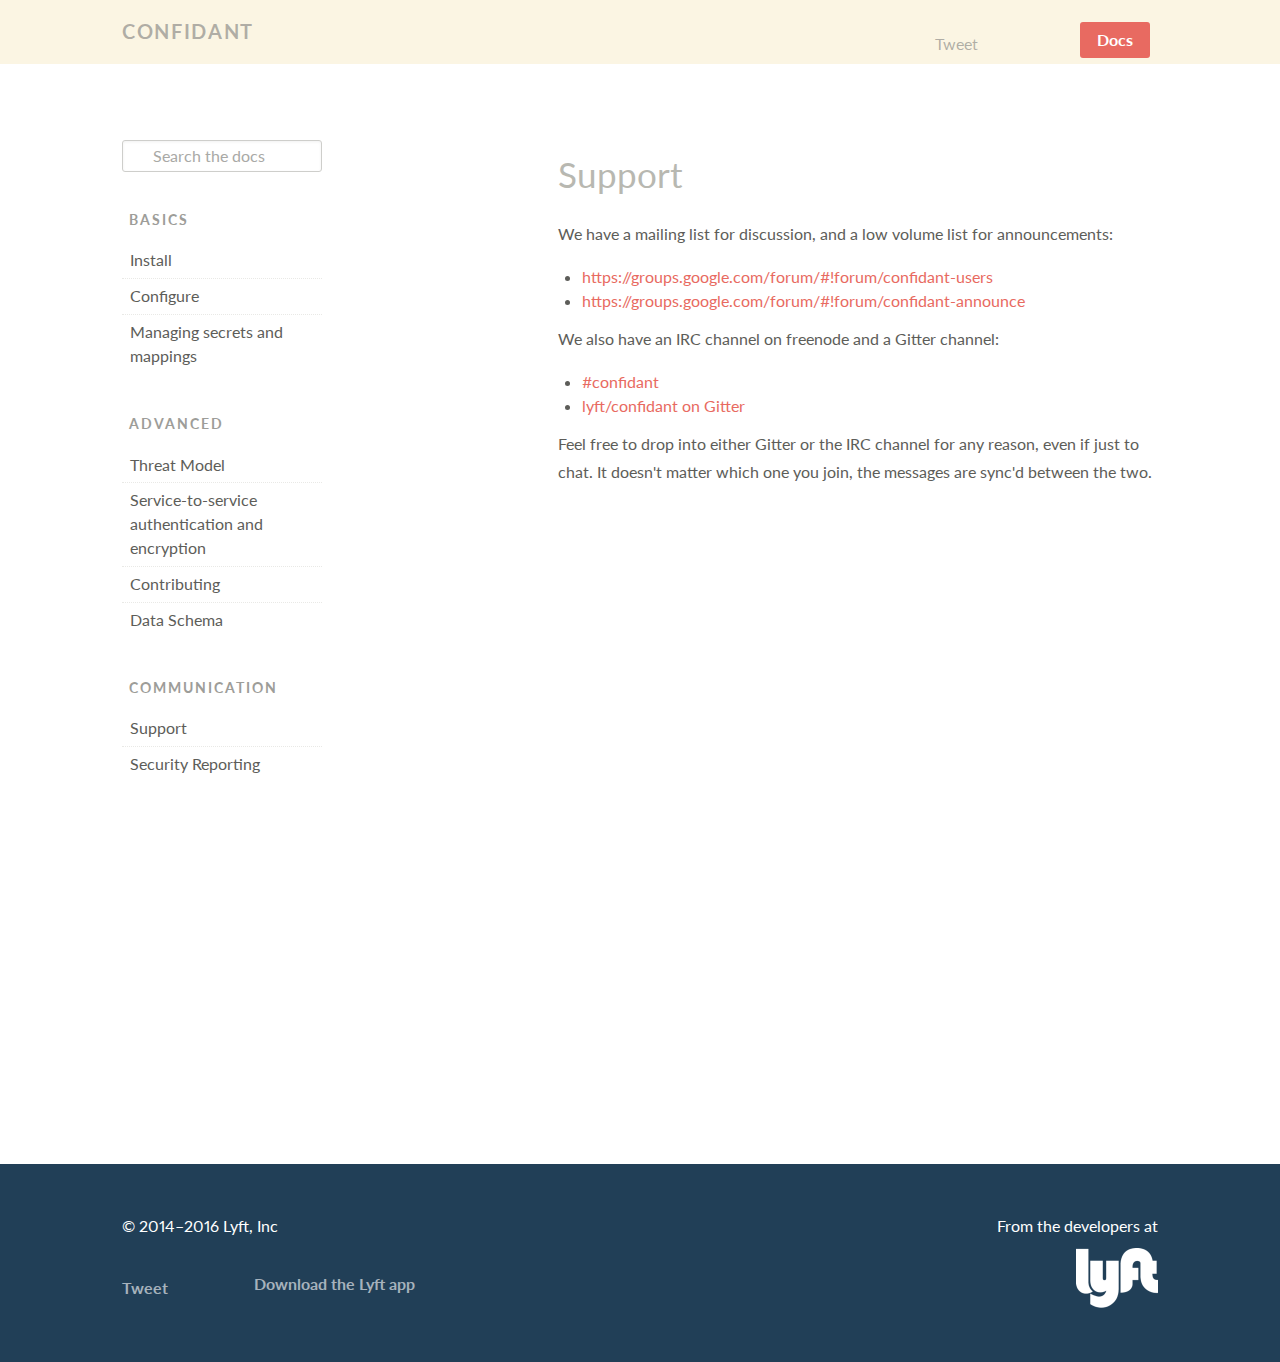
<file: communication/support/index.html>
<!DOCTYPE html>
<html>
  <head>
    <meta charset="utf-8">
    <meta content="IE=edge,chrome=1" http-equiv="X-UA-Compatible">
    <meta name="viewport" content="width=device-width,initial-scale=1">
    <title>Confidant: Support</title>
    <link rel="stylesheet" href="//fonts.googleapis.com/css?family=Lato:400,700,400italic,700italic|Source+Code+Pro">
    <link href="../../stylesheets/site-544b0cdd.css" rel="stylesheet" type="text/css" />
  </head>
  <body>
      <header id="header">
    <nav class="global-nav" role="navigation">
  <section class="wrap-container">
    <header class="global-nav-item logo-text">
      <a class="global-nav-logo" href="../../">Confidant</a>
    </header>

    <ul class="global-nav-list">
      <li class="global-nav-item">
        <a href="//twitter.com/share" class="twitter-share-button" data-text="Confidant, your secret keeper" data-via="lyft" data-count="none">Tweet</a>
<script>!function(d,s,id){var js,fjs=d.getElementsByTagName(s)[0],p=/^http:/.test(d.location)?'http':'https';if(!d.getElementById(id)){js=d.createElement(s);js.id=id;js.src=p+'://platform.twitter.com/widgets.js';fjs.parentNode.insertBefore(js,fjs);}}(document, 'script', 'twitter-wjs');</script>

      </li>
      <li class="global-nav-item">
        <iframe src="//ghbtns.com/github-btn.html?user=lyft&repo=confidant&type=watch" height="30" width="70" frameborder="0" scrolling="0" style="width:70px; height: 30px;" class="github-btn" allowTransparency="true"></iframe>

      </li>
      <li class="global-nav-item">
        <a class="cta-link-nav-filled" href="../../basics/install/">Docs</a>
      </li>
    </ul>
  </section>
</nav>

  </header>

  <div class="body-content-container wrap-container" role="main">
    <nav id="toc" class="sidebar" data-waypoint="sidebar">
      <div id="search" role="search">
  <form>
    <input class="st-default-search-input" id="st-default-search-input" type="search" placeholder="Search the docs">
  </form>
  <div id="st-results-container"></div>
  <script type="text/javascript">
    (function(w,d,t,u,n,s,e){w['SwiftypeObject']=n;w[n]=w[n]||function(){
    (w[n].q=w[n].q||[]).push(arguments);};s=d.createElement(t);
    e=d.getElementsByTagName(t)[0];s.async=1;s.src=u;e.parentNode.insertBefore(s,e);
    })(window,document,'script','//s.swiftypecdn.com/install/v2/st.js','_st');

    _st('install','9tHwzh6vEqDvqsNMWYJZ','2.0.0');
  </script>
</div>

<div class="toc-block-container">
  <div class="toc-block">
    <h3 class="docs-section-heading">Basics</h3>
    <ul>
      <li class="doc-item">
        <a href="../../basics/install/">Install</a> </li>
      <li class="doc-item">
        <a href="../../basics/configuration/">Configure</a>
        </li>
      <li class="doc-item">
        <a href="../../basics/using_confidant/">Managing secrets and mappings</a>
        </li>
    </ul>
  </div>

  <div class="toc-block">
    <h3 class="docs-section-heading">Advanced</h3>
    <ul>
      <li class="doc-item">
        <a href="../../advanced/threat_model/">Threat Model</a>
        </li>
      <li class="doc-item">
        <a href="../../advanced/service_to_service_auth/">Service-to-service authentication and encryption</a>
        </li>
      <li class="doc-item">
        <a href="../../advanced/contributing/">Contributing</a>
        </li>
      <li class="doc-item">
        <a href="../../advanced/data_schema/">Data Schema</a>
        </li>
    </ul>
  </div>
  <div class="toc-block">
    <h3 class="docs-section-heading">Communication</h3>
    <ul>
      <li class="doc-item">
        <a href="./">Support</a>
	</li>
      <li class="doc-item">
        <a href="../security_reporting/">Security Reporting</a>
	</li>
    </ul>
  </div>
</div>

    </nav>

    <main class="main" role="main" data-waypoint="main">
      <h1 id="support">Support</h1>

<p>We have a mailing list for discussion, and a low volume list for announcements:</p>

<ul>
<li><a href="https://groups.google.com/forum/#!forum/confidant-users">https://groups.google.com/forum/#!forum/confidant-users</a></li>
<li><a href="https://groups.google.com/forum/#!forum/confidant-announce">https://groups.google.com/forum/#!forum/confidant-announce</a></li>
</ul>

<p>We also have an IRC channel on freenode and a Gitter channel:</p>

<ul>
<li><a href="http://webchat.freenode.net/?channels=confidant">#confidant</a></li>
<li><a href="https://gitter.im/lyft/confidant">lyft/confidant on Gitter</a></li>
</ul>

<p>Feel free to drop into either Gitter or the IRC channel for any reason, even
if just to chat. It doesn&#39;t matter which one you join, the messages are sync&#39;d
between the two.</p>

    </main>
  </div>

    <footer class="footer" data-waypoint="footer" role="contentinfo">
  <div class="wrap-container">
    <div class="footer-column">
      <article class="footer-site-information">
        <p>
          &copy; 2014&ndash;2016 Lyft, Inc
        </p>
      </article>
      <article class="footer-contact">
        <ul class="footer-contact-list">
          <li class="footer-contact-list-item twitter-link">
            <a href="//twitter.com/share" class="twitter-share-button" data-text="Confidant, your secret keeper" data-via="lyft" data-count="none">Tweet</a>
<script>!function(d,s,id){var js,fjs=d.getElementsByTagName(s)[0],p=/^http:/.test(d.location)?'http':'https';if(!d.getElementById(id)){js=d.createElement(s);js.id=id;js.src=p+'://platform.twitter.com/widgets.js';fjs.parentNode.insertBefore(js,fjs);}}(document, 'script', 'twitter-wjs');</script>

          </li>
          <li class="footer-contact-list-item github-link">
            <iframe src="//ghbtns.com/github-btn.html?user=lyft&repo=confidant&type=watch" height="30" width="70" frameborder="0" scrolling="0" style="width:70px; height: 30px;" class="github-btn" allowTransparency="true"></iframe>

          </li>
          <li class="footer-contact-list-item">
            <a href="//www.lyft.com/app">Download the Lyft app</a>
          </li>
        </ul>
      </article>
    </div>
    <div class="footer-column footer-right">
      <p class="footer-credit">
        From the developers at
      </p>
      <a href="//lyft.com" target="_blank">
        <span class="footer-logo"></span>
      </a>
    </div>
  </div>
</footer>

    <script src="../../javascripts/site-c8d66733.js" type="text/javascript"></script>
    <script>
  var _gaq = _gaq || [];
  _gaq.push(['_setAccount', 'UA-1446928-11']);
  _gaq.push(['_trackPageview']);

  (function() {
    var ga = document.createElement('script');
    ga.src = ('https:' == document.location.protocol ? 'https://ssl' : 'http://www') + '.google-analytics.com/ga.js';
    ga.setAttribute('async', 'true');
    document.documentElement.firstChild.appendChild(ga);
  })();
</script>

  </body>
</html>
</file>
<file: stylesheets/site-544b0cdd.css>
/*! normalize.css v3.0.2 | MIT License | git.io/normalize */html{font-family:sans-serif;-ms-text-size-adjust:100%;-webkit-text-size-adjust:100%}body{margin:0}article,aside,details,figcaption,figure,footer,header,hgroup,main,menu,nav,section,summary{display:block}audio,canvas,progress,video{display:inline-block;vertical-align:baseline}audio:not([controls]){display:none;height:0}[hidden],template{display:none}a{background-color:transparent}a:active,a:hover{outline:0}abbr[title]{border-bottom:1px dotted}b,strong{font-weight:bold}dfn{font-style:italic}h1{font-size:2em;margin:0.67em 0}mark{background:#ff0;color:#000}small{font-size:80%}sub,sup{font-size:75%;line-height:0;position:relative;vertical-align:baseline}sup{top:-0.5em}sub{bottom:-0.25em}img{border:0}svg:not(:root){overflow:hidden}figure{margin:1em 40px}hr{box-sizing:content-box;height:0}pre{overflow:auto}code,kbd,pre,samp{font-family:monospace, monospace;font-size:1em}button,input,optgroup,select,textarea{color:inherit;font:inherit;margin:0}button{overflow:visible}button,select{text-transform:none}button,html input[type="button"],input[type="reset"],input[type="submit"]{-webkit-appearance:button;cursor:pointer}button[disabled],html input[disabled]{cursor:default}button::-moz-focus-inner,input::-moz-focus-inner{border:0;padding:0}input{line-height:normal}input[type="checkbox"],input[type="radio"]{box-sizing:border-box;padding:0}input[type="number"]::-webkit-inner-spin-button,input[type="number"]::-webkit-outer-spin-button{height:auto}input[type="search"],#st-default-search-input{-webkit-appearance:textfield;box-sizing:content-box}input[type="search"]::-webkit-search-cancel-button,#st-default-search-input::-webkit-search-cancel-button,input[type="search"]::-webkit-search-decoration,#st-default-search-input::-webkit-search-decoration{-webkit-appearance:none}fieldset{border:1px solid #c0c0c0;margin:0 2px;padding:0.35em 0.625em 0.75em}legend{border:0;padding:0}textarea{overflow:auto}optgroup{font-weight:bold}table{border-collapse:collapse;border-spacing:0}td,th{padding:0}html{box-sizing:border-box}*,*::after,*::before{box-sizing:inherit}body{-webkit-font-smoothing:antialiased;color:#5D5D59;font-family:"Lato", "Helvetica Neue", "Helvetica", "Roboto", "Arial", sans-serif;-webkit-font-feature-settings:"kern", "liga", "pnum";-moz-font-feature-settings:"kern", "liga", "pnum";font-feature-settings:"kern", "liga", "pnum";font-size:1em;line-height:1.5}h1,h2,h3,h4,h5,h6{color:#B8B8B1;font-family:"Lato", "Helvetica Neue", "Helvetica", "Roboto", "Arial", sans-serif;font-weight:normal;line-height:1.25;margin-bottom:0.3em}h1{font-size:2.2em}h2{font-size:1.6em}h3{font-size:1.3em}h4{font-size:1.25em}h5{font-size:1.15em}h6{font-size:1em}p{font-size:1.02em;margin:0 0 1em;line-height:1.75}a{color:#E86A61;text-decoration:none;-webkit-transition:color 0.1s linear;transition:color 0.1s linear}a:hover{color:#dc2d20}a:active,a:focus{color:#dc2d20;outline:none}hr{border-bottom:1px solid #E9E9E6;border-left:none;border-right:none;border-top:none;margin:3em auto;width:75%}@media screen and (min-width: 40em){hr{margin:6em auto}}img,picture{margin:0;max-width:100%}code{color:#292927;background-color:#f8f8f8;border-radius:3px;font-family:"Source Code Pro", "Bitstream Vera Sans Mono", "Consolas", "Courier", monospace;font-size:1rem;padding:0.05em 0.5em;overflow:auto}::-moz-selection{background-color:#F5D784;color:#fff}::selection{background-color:#F5D784;color:#fff}fieldset{background-color:white;border:1px solid #E9E9E6;margin:0 0 0.75em;padding:1.5em}input,label,select{display:block;font-family:"Lato", "Helvetica Neue", "Helvetica", "Roboto", "Arial", sans-serif;font-size:1em}label{font-weight:600;margin-bottom:0.375em}label.required::after{content:"*"}label abbr{display:none}input[type="color"],input[type="date"],input[type="datetime"],input[type="datetime-local"],input[type="email"],input[type="month"],input[type="number"],input[type="password"],input[type="search"],#st-default-search-input,input[type="tel"],input[type="text"],input[type="time"],input[type="url"],input[type="week"],input:not([type]),textarea{background-color:#fff;border:1px solid #E9E9E6;border-radius:3px;box-shadow:inset 0 1px 3px rgba(0,0,0,0.06);box-sizing:border-box;font-family:"Lato", "Helvetica Neue", "Helvetica", "Roboto", "Arial", sans-serif;font-size:1em;margin-bottom:0.75em;padding:0.5em;-webkit-transition:border-color;transition:border-color;width:100%}input[type="color"]:hover,input[type="date"]:hover,input[type="datetime"]:hover,input[type="datetime-local"]:hover,input[type="email"]:hover,input[type="month"]:hover,input[type="number"]:hover,input[type="password"]:hover,input[type="search"]:hover,#st-default-search-input:hover,input[type="tel"]:hover,input[type="text"]:hover,input[type="time"]:hover,input[type="url"]:hover,input[type="week"]:hover,input:not([type]):hover,textarea:hover{border-color:#d1d1cb}input[type="color"]:focus,input[type="date"]:focus,input[type="datetime"]:focus,input[type="datetime-local"]:focus,input[type="email"]:focus,input[type="month"]:focus,input[type="number"]:focus,input[type="password"]:focus,input[type="search"]:focus,#st-default-search-input:focus,input[type="tel"]:focus,input[type="text"]:focus,input[type="time"]:focus,input[type="url"]:focus,input[type="week"]:focus,input:not([type]):focus,textarea:focus{border-color:#E86A61;box-shadow:inset 0 1px 3px rgba(0,0,0,0.06),0 0 5px rgba(229,85,75,0.7);outline:none}textarea{resize:vertical}input[type="checkbox"],input[type="radio"]{display:inline;margin-right:0.375em}input[type="file"]{padding-bottom:0.75em;width:100%}select{margin-bottom:1.5em;max-width:100%;width:auto}table{-webkit-font-feature-settings:"kern", "liga", "tnum";-moz-font-feature-settings:"kern", "liga", "tnum";font-feature-settings:"kern", "liga", "tnum";border-collapse:collapse;margin:0.75em 0;table-layout:fixed;width:100%}th{border-bottom:1px solid #c5c5bd;font-weight:600;padding:0.75em 0;text-align:left}td{border-bottom:1px solid #E9E9E6;padding:0.75em 0}tr,td,th{vertical-align:middle}ul,ol{list-style-type:none;margin:0;padding:0}.main ul{list-style-type:disc;margin-bottom:0.75em;padding-left:1.5em}.main ol{list-style-type:decimal;margin-bottom:0.75em;padding-left:1.5em}dl{margin-bottom:0.75em}dl dt{font-weight:bold;margin-top:0.75em}dl dd{margin:0}body{background-color:#fff}.wrap-container{max-width:68em;margin-left:auto;margin-right:auto;padding:0 1.618em}.wrap-container::after{clear:both;content:"";display:table}.centered-content{width:100%;text-align:center}.centered-content::after{clear:both;content:"";display:table}.body-content-container{margin-bottom:1em;padding-top:1em;position:relative}@media screen and (min-width: 40em){.body-content-container{padding-top:4em;margin-bottom:4em}}.sidebar-container{float:left;height:100%;width:100%;word-wrap:break-word}@media screen and (min-width: 40em){.sidebar-container{width:10em}}@media screen and (min-width: 53.75em){.sidebar-container{width:12.5em}}@media screen and (min-width: 90em){.sidebar-container{width:12.5em}}@media screen and (min-width: 40em){.main{float:right;width:25em}.main.stuck{margin-left:10em}}@media screen and (min-width: 53.75em){.main{width:37.5em}.main.stuck{margin-left:12.5em}}@media screen and (min-width: 90em){.main{width:46.25em}.main.stuck{margin-left:12.5em}}.main h1{padding-bottom:0.35em;margin-bottom:0.35em}.global-nav{height:4em;background-color:#FBF5E3;padding:1em 0;position:relative}.global-nav-logo{letter-spacing:1.7px;text-transform:uppercase}@media screen and (min-width: 40em){.global-nav-logo{display:inline-block}}.logo-text{float:left;font-size:1.25em;font-weight:700}.global-nav-list{float:right;line-height:2em}.global-nav-item{display:inline-block;margin-right:0}.global-nav-item a{color:rgba(118,118,118,0.56)}.global-nav-item a:hover{color:rgba(172,172,172,0.648)}a.cta-link-nav-filled{box-sizing:border-box;border-radius:3px;display:inline-block;font-weight:700;margin:0 0.5em;padding:0.75em 1.25em;text-align:center;background-color:#E86A61;border:2px solid #E86A61;color:white;-webkit-transition:all .3s ease-in-out;transition:all .3s ease-in-out;padding:0px 15px}a.cta-link-nav-filled:hover{border-radius:3px}a.cta-link-nav-filled:hover{background-color:#ef9790;border:2px solid #ef9790;color:#FFFFFF}.twitter-share-button{display:none}@media screen and (min-width: 40em){.twitter-share-button{display:inline-block;margin-right:1em;position:relative !important;top:4px}}.github-btn{position:relative;top:14px}.sidebar{background:white;overflow:hidden;padding-bottom:.75em;padding-top:.75em}@media screen and (min-width: 40em){.sidebar.stuck{position:fixed;top:0;white-space:normal;width:10em;word-wrap:break-word}}@media screen and (min-width: 53.75em){.sidebar.stuck{width:12.5em}}@media screen and (min-width: 90em){.sidebar.stuck{width:12.5em}}.toc-block-container{display:none;height:100vh;overflow:scroll}@media screen and (min-width: 40em){.toc-block-container{display:block}}#search{margin-bottom:1em}#st-default-search-input{width:100%;border:1px solid #CECECB;margin-bottom:0;height:2em;padding:0 1.9em;line-height:2em}#st-default-search-input:focus,#st-default-search-input:hover{border:1px solid #213F57}#st-default-search-input:hover,#st-default-search-input:active,#st-default-search-input:focus{box-shadow:none}#st-default-search-input::-webkit-input-placeholder{color:#a9a9a6}#st-default-search-input::-moz-placeholder{color:#a9a9a6}#st-default-search-input:-moz-placeholder{color:#a9a9a6}#st-default-search-input:-ms-input-placeholder{color:#a9a9a6}.toc-block{margin-bottom:2em}.docs-section-heading{color:#9d9d99;font-size:0.85em;font-weight:700;letter-spacing:2px;padding:0.75em 0.5em;text-transform:uppercase}.doc-item{border-bottom:1px dotted #E9E9E6}.doc-item:last-child{border:none}.doc-item a{color:#5D5D59;display:block;padding:0.34em 0.5em;-webkit-transition:all 0.15s ease;transition:all 0.15s ease}.doc-item a:hover{background:#FBF5E3}.doc-item-active{background:#f9dbd9}.footer{background-color:#213F57;color:#FFFFFF;padding:2em 0}@media screen and (min-width: 40em){.footer{padding:3em 0}}.footer a{color:#a6b2bc;font-weight:700}.footer a:hover{color:#8999a6}.footer p{font-size:1em;margin:0 auto 0.5em}@media screen and (min-width: 40em){.footer-column{float:left;display:block;margin-right:2.35765%;width:48.82117%}.footer-column:last-child{margin-right:0}.footer-column:nth-child(2n){margin-right:0}.footer-column:nth-child(2n+1){clear:left}}.footer-column.footer-right{text-align:center}@media screen and (min-width: 40em){.footer-column.footer-right{text-align:right}}.footer-site-information{margin-bottom:1em;text-align:center}@media screen and (min-width: 40em){.footer-site-information{margin-bottom:2em;text-align:left}}.footer-site-information p{margin-bottom:0.25em}.footer-credit a,.footer-open-source-credit a{font-weight:400;text-decoration:underline}.footer-contact-list{width:100%}.footer-contact-list::after{clear:both;content:"";display:table}.footer-contact-list-item{display:none}.footer-contact-list-item:last-child{margin-right:0}@media screen and (min-width: 40em){.footer-contact-list-item{display:inline-block;float:left}}.footer-credit{margin-top:2em;margin-bottom:0}@media screen and (min-width: 40em){.footer-credit{margin-top:0}}.footer-logo{display:inline-block;background-image:url('[data-uri]');background-repeat:no-repeat;background-size:82px;height:60px;width:82px}.github-link{margin-top:-10px}.hero{background:#FBF5E3;height:572px;margin-bottom:1em;text-align:center}@media screen and (min-width: 40em){.hero{height:660px}}.hero-headline{color:rgba(0,0,0,0.45);font-size:2.2em;font-weight:600;margin:1.2em 0 0.5em}.hero-description{color:rgba(118,118,118,0.56);display:inline-block;font-size:1em;line-height:1.4;margin:0 0 2.5em;width:100%}@media screen and (min-width: 40em){.hero-description{font-size:1.35em;width:75%}}.hero-banner-container .laptop{background:url("../images/laptop-fdbe95bf.png");background-size:350px;background-repeat:no-repeat;background-position:50%;height:13em;margin:0 auto;width:330px}@media screen and (min-width: 40em){.hero-banner-container .laptop{float:left;display:block;margin-right:2.35765%;width:65.88078%;margin-left:17.05961%;background-size:549px;height:21em;position:absolute;width:680px}.hero-banner-container .laptop:last-child{margin-right:0}}.introduction-container.active{margin-top:4em}.introduction-item{display:-webkit-box;display:-webkit-flex;display:-ms-flexbox;display:flex;-webkit-flex-wrap:wrap;-ms-flex-wrap:wrap;flex-wrap:wrap;margin-bottom:2em}.introduction-item:last-child{margin-bottom:0}@media screen and (min-width: 40em){.introduction-item{width:100%;display:block;margin-bottom:2em}.introduction-item::after{clear:both;content:"";display:table}}.introduction-item code{color:#B8B8B1;font-size:.95rem;padding:0 .4em}.introduction-item-graphic-wrapper,.introduction-item-text-wrapper{padding:0}@media screen and (min-width: 40em){.introduction-item-graphic-wrapper,.introduction-item-text-wrapper{float:left;display:block;margin-right:2.35765%;width:48.82117%;padding:2em}.introduction-item-graphic-wrapper:last-child,.introduction-item-text-wrapper:last-child{margin-right:0}.introduction-item-graphic-wrapper:nth-child(2n),.introduction-item-text-wrapper:nth-child(2n){margin-right:0}.introduction-item-graphic-wrapper:nth-child(2n+1),.introduction-item-text-wrapper:nth-child(2n+1){clear:left}}@media screen and (min-width: 40em){.introduction-item-graphic-wrapper.-left,.introduction-item-text-wrapper.-left{padding-left:0}}@media screen and (min-width: 40em){.introduction-item-graphic-wrapper.-right,.introduction-item-text-wrapper.-right{padding-right:0}}.introduction-item-graphic-wrapper{-webkit-box-ordinal-group:2;-webkit-order:1;-ms-flex-order:1;order:1;margin:0 auto;width:100%}@media screen and (min-width: 40em){.introduction-item-graphic-wrapper{float:left;display:block;margin-right:2.35765%;width:48.82117%}.introduction-item-graphic-wrapper:last-child{margin-right:0}}.intro-graphic-one{background:url("../images/key-c29db77d.png");background-size:130px;background-repeat:no-repeat;background-position:50%;height:12em;margin:0 auto}@media screen and (min-width: 40em){.intro-graphic-one{background-size:239px;height:21em}}.intro-graphic-two{background:url("../images/safe-1d911346.png");background-size:163px;background-repeat:no-repeat;background-position:50%;height:12em;margin:0 auto}@media screen and (min-width: 40em){.intro-graphic-two{background-size:256px;height:21em}}.intro-graphic-three{background:url("../images/browser-531664e4.png");background-size:183px;background-repeat:no-repeat;background-position:50%;height:12em;margin:0 auto}@media screen and (min-width: 40em){.intro-graphic-three{background-size:256px;height:21em}}.introduction-item-text-wrapper{-webkit-box-ordinal-group:3;-webkit-order:2;-ms-flex-order:2;order:2;margin-top:0;text-align:center}@media screen and (min-width: 40em){.introduction-item-text-wrapper{margin-top:4em;text-align:left}}.introduction-item-header{color:#B8B8B1}.introduction-item-text{font-size:1em}.landing-cta{padding:3em 0 5em;text-align:center}@media screen and (min-width: 40em){.landing-cta{padding:0 0 6em;margin-top:2em}}.landing-cta-description{color:rgba(0,0,0,0.45)}.landing-cta-button-fill{box-sizing:border-box;border-radius:3px;display:inline-block;font-weight:700;margin:0 0.5em;padding:0.75em 1.25em;text-align:center;background-color:#E86A61;border:2px solid #E86A61;color:white;-webkit-transition:all .3s ease-in-out;transition:all .3s ease-in-out}.landing-cta-button-fill:hover{border-radius:3px}.landing-cta-button-fill:hover{background-color:#ef9790;border:2px solid #ef9790;color:#FFFFFF}.landing-cta-button-outline{box-sizing:border-box;border-radius:3px;display:inline-block;font-weight:700;margin:0 0.5em;padding:0.75em 1.25em;text-align:center;background-repeat:repeat;border:2px solid #E86A61;color:#E86A61;-webkit-transition:all .3s ease-in-out;transition:all .3s ease-in-out}.landing-cta-button-outline:hover{border-radius:3px}.landing-cta-button-outline:hover{background-color:#fce9e7;color:#E86A61}pre code{display:block;margin:0.5em 0;padding:.6em .7em}pre .comment,pre .template_comment,pre .diff .header,pre .doctype,pre .lisp .string,pre .javadoc{color:#93a1a1;font-style:italic}pre .keyword,pre .css .rule .keyword,pre .winutils,pre .javascript .title,pre .method,pre .addition,pre .css .tag,pre .lisp .title{color:#859900}pre .number,pre .command,pre .string,pre .tag .value,pre .phpdoc,pre .tex .formula,pre .regexp,pre .hexcolor{color:#2aa198}pre .title,pre .localvars,pre .function .title,pre .chunk,pre .decorator,pre .builtin,pre .built_in,pre .lisp .title,pre .identifier,pre .title .keymethods,pre .id{color:#268bd2}pre .attribute,pre .variable,pre .instancevar,pre .lisp .body,pre .smalltalk .number,pre .constant,pre .class .title,pre .parent,pre .haskell .label{color:#b58900}pre .preprocessor,pre .pi,pre .shebang,pre .symbol,pre .diff .change,pre .special,pre .keymethods,pre .attr_selector,pre .important,pre .subst,pre .cdata{color:#cb4b16}pre .deletion{color:#dc322f}pre .tex .formula{background:#eee8d5}
</file>
